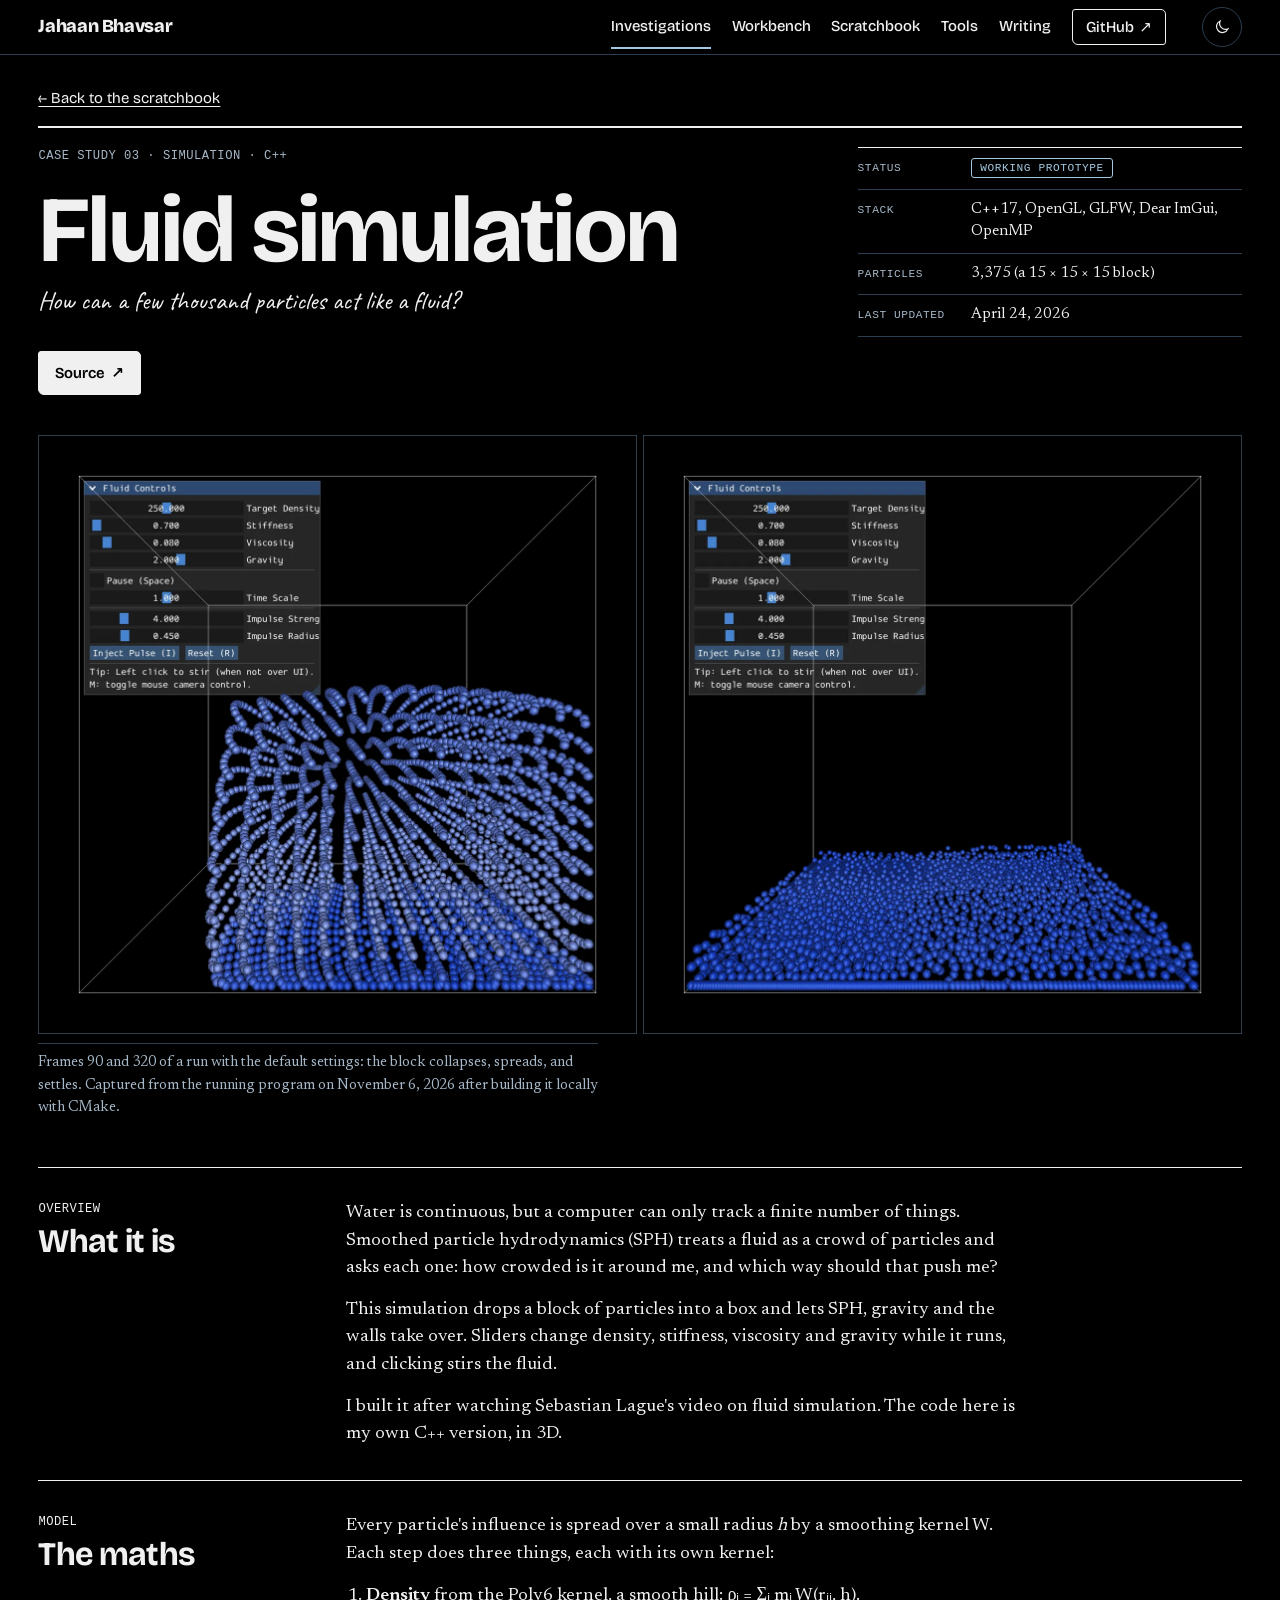
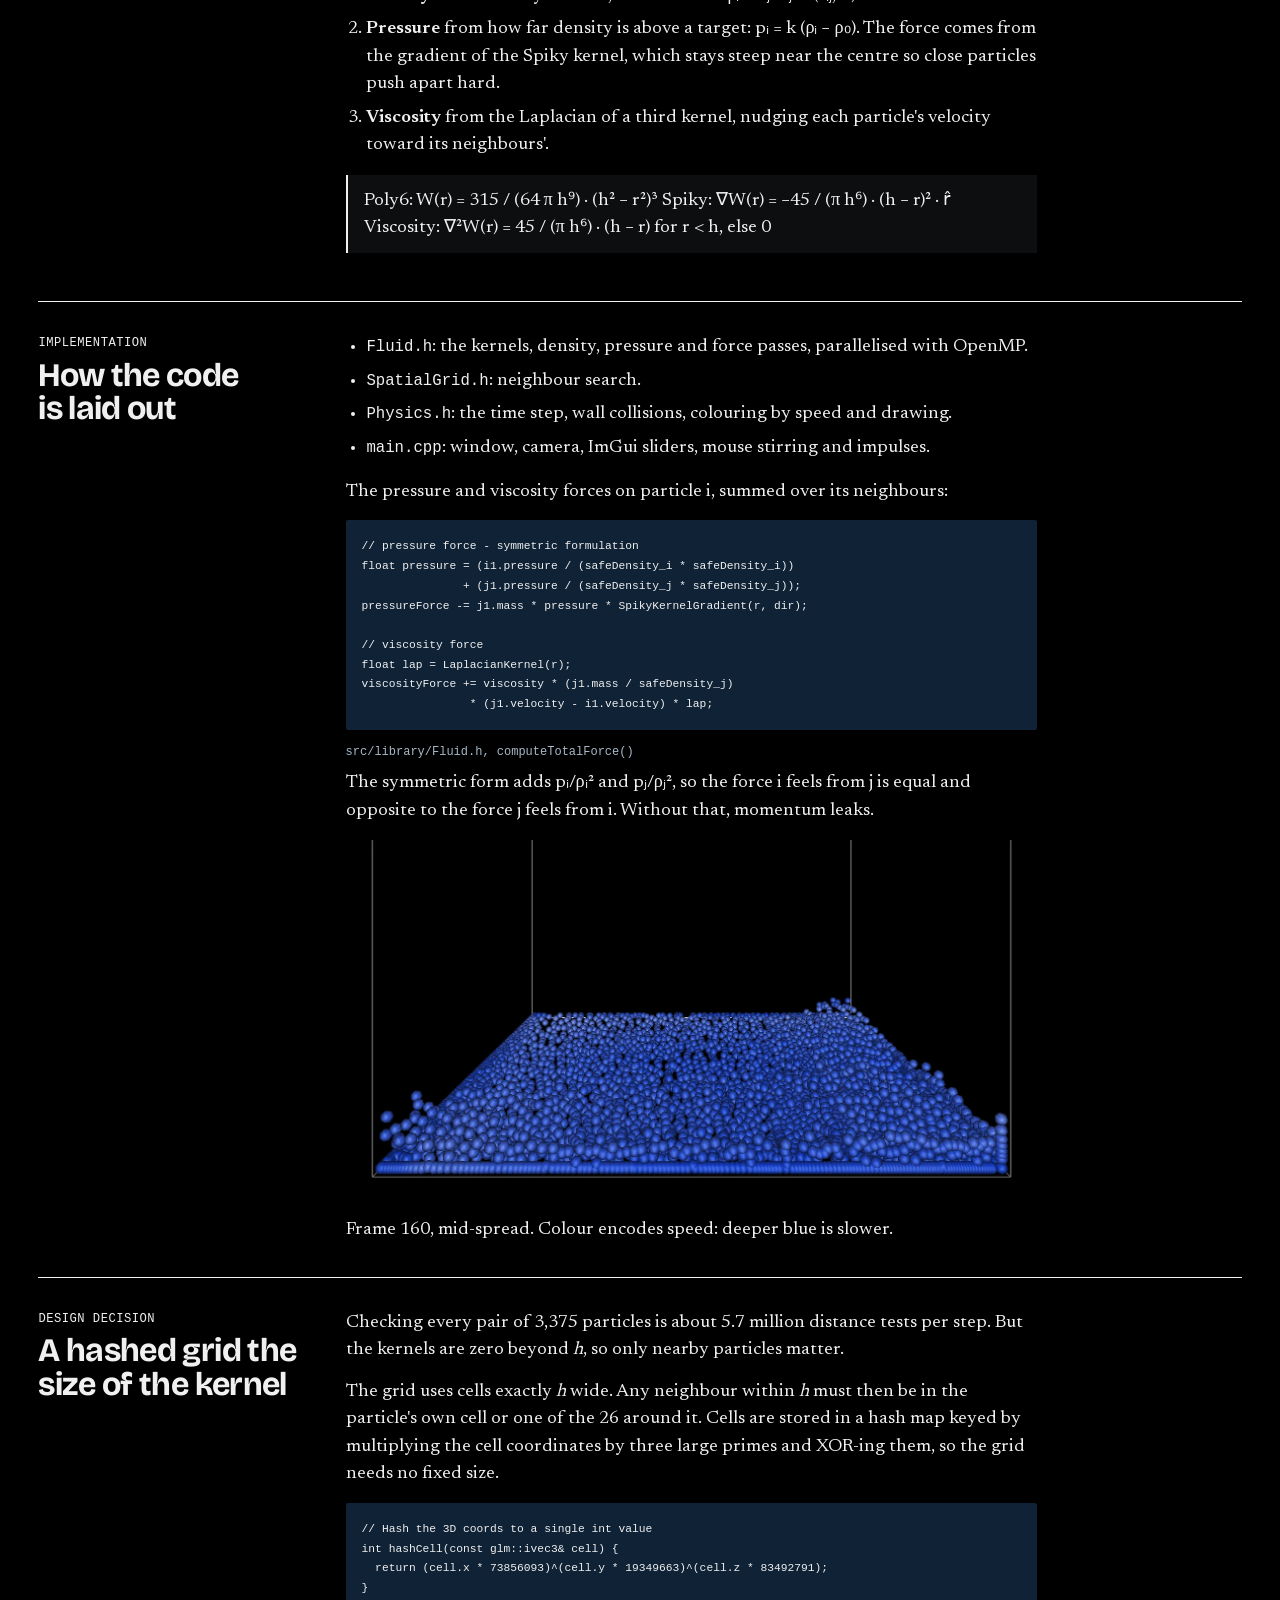
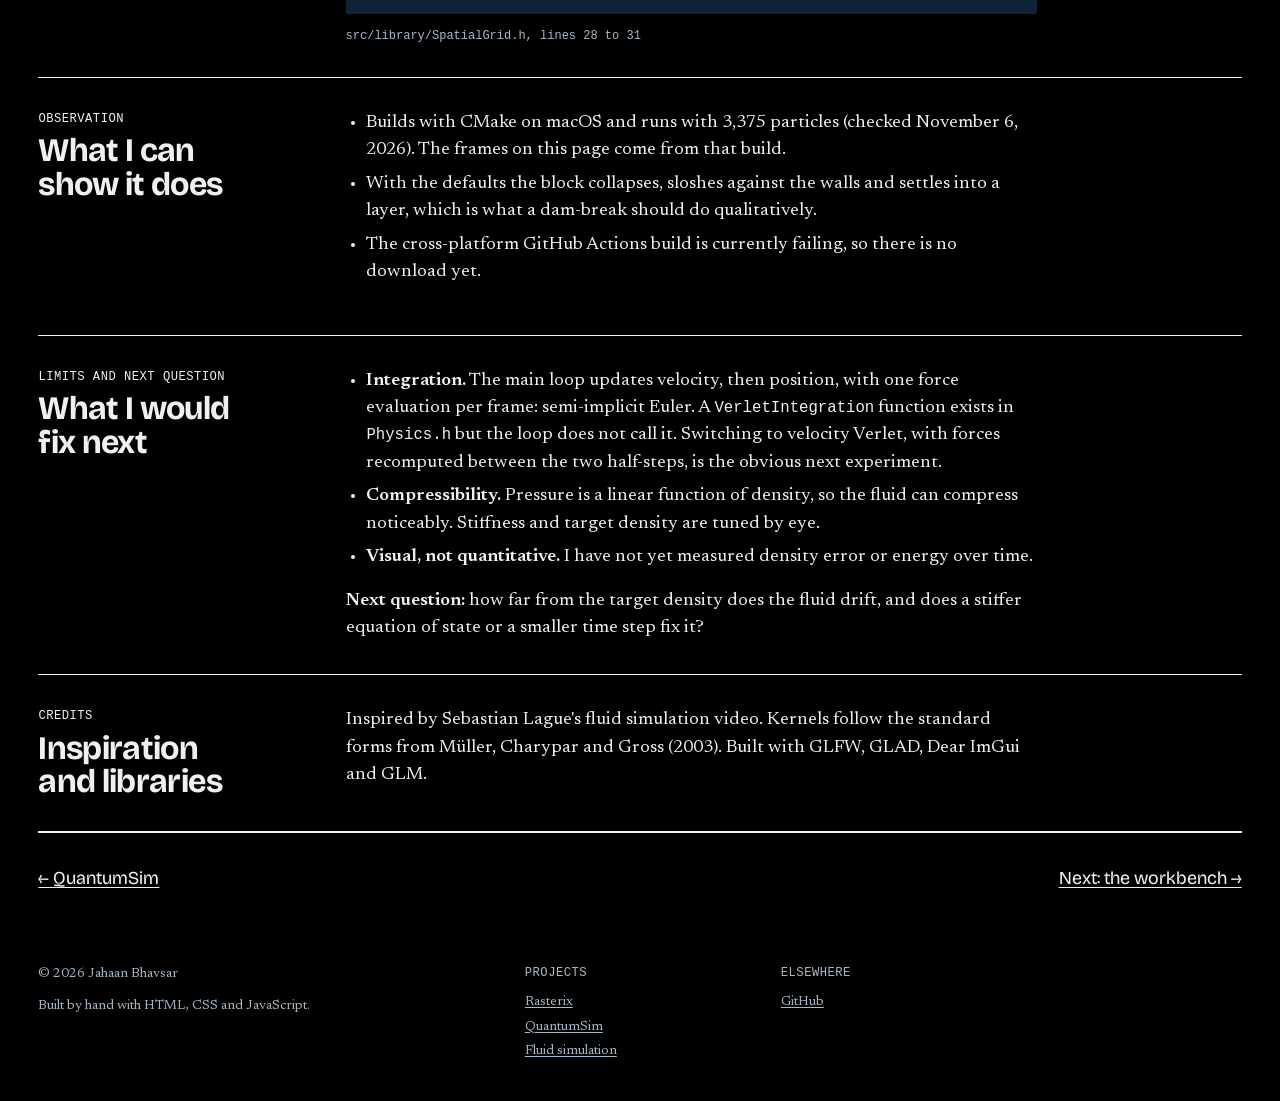
<file: projects/fluid-simulation.html>
<!doctype html>
<html lang="en" class="no-js">
<head>
  <meta charset="utf-8">
  <meta http-equiv="Content-Security-Policy" content="default-src 'self'; script-src 'self' 'sha256-3yDX8+0LEF9VgsZMN6tnFxy/LdyAOaZ01ncMP3GnIso=' 'sha256-kRmZLQAL5jQQ73kyvqi6AjijbpYFeBlG/1bGhW90yRk=' 'wasm-unsafe-eval'; style-src 'self' 'unsafe-inline'; img-src 'self' data: blob:; font-src 'self'; connect-src 'self'; media-src 'self' blob:; worker-src 'self' blob:; object-src 'none'; base-uri 'self'; form-action 'none'; upgrade-insecure-requests">
  <meta name="referrer" content="strict-origin-when-cross-origin">
  <meta name="viewport" content="width=device-width, initial-scale=1">
  <title>Fluid simulation: particles that act like water · Jahaan Bhavsar</title>
  <meta name="description" content="A 3D smoothed particle hydrodynamics simulation in C++ and OpenGL: Poly6 density, Spiky pressure, viscosity, and a hashed spatial grid.">
  <meta name="theme-color" content="#000000">
  <script>try{document.documentElement.dataset.theme=localStorage.getItem('theme')==='light'?'light':'dark'}catch(e){document.documentElement.dataset.theme='dark'}</script>
  <meta property="og:type" content="article">
  <meta property="og:title" content="Fluid simulation · Jahaan Bhavsar">
  <meta property="og:description" content="How can a few thousand particles act like a fluid?">
  <meta property="og:url" content="https://jahaanbhavsar.vercel.app/projects/fluid-simulation.html">
  <link rel="canonical" href="https://jahaanbhavsar.vercel.app/projects/fluid-simulation.html">
  <link rel="icon" href="../assets/images/favicon.svg" type="image/svg+xml">
  <link rel="preload" href="../assets/fonts/bricolage-latin-var.woff2" as="font" type="font/woff2" crossorigin>
  <link rel="stylesheet" href="../style.css">
  <link rel="preload" href="../assets/fonts/newsreader-latin-var.woff2" as="font" type="font/woff2" crossorigin>
  <script src="../js/site.js" defer></script>
</head>
<body>
  <a class="skip-link" href="#main">Skip to content</a>
  <div class="navbar is-stuck" data-navbar>
    <div class="wrap navbar-inner">
      <a class="navbar-brand" href="../">Jahaan Bhavsar</a>
      <button class="menu-toggle" type="button" aria-expanded="false" aria-controls="site-nav">Menu</button>
      <nav class="nav" id="site-nav" aria-label="Primary">
        <ul>
          <li><a href="../#investigations" aria-current="page"><span class="nav-no" aria-hidden="true">01</span>Investigations</a></li>
          <li><a href="../#workbench"><span class="nav-no" aria-hidden="true">02</span>Workbench</a></li>
          <li><a href="../#notebook"><span class="nav-no" aria-hidden="true">03</span>Scratchbook</a></li>
          <li><a href="../#instruments"><span class="nav-no" aria-hidden="true">04</span>Tools</a></li>
          <li><a href="../#writing"><span class="nav-no" aria-hidden="true">05</span>Writing</a></li>
          <li><a class="nav-cta" href="https://github.com/jahaanb7">GitHub <span aria-hidden="true">↗</span></a></li>
        </ul>
      </nav>
      <button class="theme-toggle" type="button" data-theme-toggle aria-label="Switch to light theme"><svg class="i-moon" viewBox="0 0 24 24" aria-hidden="true"><path d="M20 14.5A8 8 0 0 1 9.5 4a8 8 0 1 0 10.5 10.5Z"/></svg><svg class="i-sun" viewBox="0 0 24 24" aria-hidden="true"><circle cx="12" cy="12" r="4"/><path d="M12 2v2M12 20v2M4.9 4.9l1.4 1.4M17.7 17.7l1.4 1.4M2 12h2M20 12h2M4.9 19.1l1.4-1.4M17.7 6.3l1.4-1.4"/></svg></button>
    </div>
  </div>

  <main id="main">
    <div class="wrap">
      <p class="breadcrumb"><a href="../#fluid-simulation">← Back to the scratchbook</a></p>

      <header class="cs-hero">
        <p class="label">Case study 03 · Simulation · C++</p>
        <h1>Fluid simulation</h1>
        <p class="question">How can a few thousand particles act like a fluid?</p>
        <div class="actions">
          <a class="btn btn-primary" href="https://github.com/jahaanb7/Fluid-Simulation">Source <span class="arrow" aria-hidden="true">↗</span></a>
        </div>
        <dl class="cs-facts">
          <div><dt>Status</dt><dd><span class="status" data-status="Working prototype">Working prototype</span></dd></div>
          <div><dt>Stack</dt><dd>C++17, OpenGL, GLFW, Dear ImGui, OpenMP</dd></div>
          <div><dt>Particles</dt><dd>3,375 (a 15 × 15 × 15 block)</dd></div>
          <div><dt>Last updated</dt><dd><time datetime="2026-04-24">April 24, 2026</time></dd></div>
        </dl>
      </header>

      <figure class="cs-figure">
        <div class="media-pair">
          <img src="../assets/images/fluid-collapse.webp" width="1200" height="1200" alt="A block of blue particles collapsing and spreading inside a wireframe box, with sliders for target density, stiffness, viscosity and gravity in the corner.">
          <img src="../assets/images/fluid-settled.webp" width="1200" height="1200" alt="The same particles a few seconds later, settled into a flat layer across the bottom of the box.">
        </div>
        <figcaption>Frames 90 and 320 of a run with the default settings: the block collapses, spreads, and settles. Captured from the running program on November 6, 2026 after building it locally with CMake.</figcaption>
      </figure>

      <section class="cs-section" aria-labelledby="overview">
        <header><span class="label">Overview</span><h2 id="overview">What it is</h2></header>
        <div>
          <p>Water is continuous, but a computer can only track a finite number of things. Smoothed particle hydrodynamics (SPH) treats a fluid as a crowd of particles and asks each one: how crowded is it around me, and which way should that push me?</p>
          <p>This simulation drops a block of particles into a box and lets SPH, gravity and the walls take over. Sliders change density, stiffness, viscosity and gravity while it runs, and clicking stirs the fluid.</p>
          <p>I built it after watching Sebastian Lague's video on fluid simulation. The code here is my own C++ version, in 3D.</p>
        </div>
      </section>

      <section class="cs-section" aria-labelledby="model">
        <header><span class="label">Model</span><h2 id="model">The maths</h2></header>
        <div>
          <p>Every particle's influence is spread over a small radius <em>h</em> by a smoothing kernel W. Each step does three things, each with its own kernel:</p>
          <ol class="limits">
            <li><strong>Density</strong> from the Poly6 kernel, a smooth hill: ρᵢ = Σⱼ mⱼ W(rᵢⱼ, h).</li>
            <li><strong>Pressure</strong> from how far density is above a target: pᵢ = k (ρᵢ − ρ₀). The force comes from the gradient of the Spiky kernel, which stays steep near the centre so close particles push apart hard.</li>
            <li><strong>Viscosity</strong> from the Laplacian of a third kernel, nudging each particle's velocity toward its neighbours'.</li>
          </ol>
          <div class="equation" role="math" aria-label="Kernel normalisation constants">Poly6:      W(r)  = 315 / (64 π h⁹) · (h² − r²)³
Spiky:     ∇W(r) = −45 / (π h⁶) · (h − r)² · r̂
Viscosity: ∇²W(r) = 45 / (π h⁶) · (h − r)          for r &lt; h, else 0</div>
        </div>
      </section>

      <section class="cs-section" aria-labelledby="impl">
        <header><span class="label">Implementation</span><h2 id="impl">How the code is laid out</h2></header>
        <div>
          <ul class="limits">
            <li><code>Fluid.h</code>: the kernels, density, pressure and force passes, parallelised with OpenMP.</li>
            <li><code>SpatialGrid.h</code>: neighbour search.</li>
            <li><code>Physics.h</code>: the time step, wall collisions, colouring by speed and drawing.</li>
            <li><code>main.cpp</code>: window, camera, ImGui sliders, mouse stirring and impulses.</li>
          </ul>
          <p>The pressure and viscosity forces on particle i, summed over its neighbours:</p>
<pre><code>// pressure force - symmetric formulation
float pressure = (i1.pressure / (safeDensity_i * safeDensity_i))
               + (j1.pressure / (safeDensity_j * safeDensity_j));
pressureForce -= j1.mass * pressure * SpikyKernelGradient(r, dir);

// viscosity force
float lap = LaplacianKernel(r);
viscosityForce += viscosity * (j1.mass / safeDensity_j)
                * (j1.velocity - i1.velocity) * lap;</code></pre>
          <p class="src-ref">src/library/Fluid.h, computeTotalForce()</p>
          <p>The symmetric form adds pᵢ/ρᵢ² and pⱼ/ρⱼ², so the force i feels from j is equal and opposite to the force j feels from i. Without that, momentum leaks.</p>
          <figure>
            <img src="../assets/images/fluid-detail.webp" width="1400" height="765" loading="lazy" alt="Close view of the particle layer: thousands of shaded blue spheres, slightly piled up at the far wall.">
            <figcaption>Frame 160, mid-spread. Colour encodes speed: deeper blue is slower.</figcaption>
          </figure>
        </div>
      </section>

      <section class="cs-section" aria-labelledby="decision">
        <header><span class="label">Design decision</span><h2 id="decision">A hashed grid the size of the kernel</h2></header>
        <div>
          <p>Checking every pair of 3,375 particles is about 5.7 million distance tests per step. But the kernels are zero beyond <em>h</em>, so only nearby particles matter.</p>
          <p>The grid uses cells exactly <em>h</em> wide. Any neighbour within <em>h</em> must then be in the particle's own cell or one of the 26 around it. Cells are stored in a hash map keyed by multiplying the cell coordinates by three large primes and XOR-ing them, so the grid needs no fixed size.</p>
<pre><code>// Hash the 3D coords to a single int value
int hashCell(const glm::ivec3&amp; cell) {
  return (cell.x * 73856093)^(cell.y * 19349663)^(cell.z * 83492791);
}</code></pre>
          <p class="src-ref">src/library/SpatialGrid.h, lines 28 to 31</p>
        </div>
      </section>

      <section class="cs-section" aria-labelledby="obs">
        <header><span class="label">Observation</span><h2 id="obs">What I can show it does</h2></header>
        <div>
          <ul class="limits">
            <li>Builds with CMake on macOS and runs with 3,375 particles (checked November 6, 2026). The frames on this page come from that build.</li>
            <li>With the defaults the block collapses, sloshes against the walls and settles into a layer, which is what a dam-break should do qualitatively.</li>
            <li>The cross-platform GitHub Actions build is currently failing, so there is no download yet.</li>
          </ul>
        </div>
      </section>

      <section class="cs-section" aria-labelledby="limits">
        <header><span class="label">Limits and next question</span><h2 id="limits">What I would fix next</h2></header>
        <div>
          <ul class="limits">
            <li><strong>Integration.</strong> The main loop updates velocity, then position, with one force evaluation per frame: semi-implicit Euler. A <code>VerletIntegration</code> function exists in <code>Physics.h</code> but the loop does not call it. Switching to velocity Verlet, with forces recomputed between the two half-steps, is the obvious next experiment.</li>
            <li><strong>Compressibility.</strong> Pressure is a linear function of density, so the fluid can compress noticeably. Stiffness and target density are tuned by eye.</li>
            <li><strong>Visual, not quantitative.</strong> I have not yet measured density error or energy over time.</li>
          </ul>
          <p><strong>Next question:</strong> how far from the target density does the fluid drift, and does a stiffer equation of state or a smaller time step fix it?</p>
        </div>
      </section>

      <section class="cs-section" aria-labelledby="credits">
        <header><span class="label">Credits</span><h2 id="credits">Inspiration and libraries</h2></header>
        <div><p>Inspired by Sebastian Lague's fluid simulation video. Kernels follow the standard forms from Müller, Charypar and Gross (2003). Built with GLFW, GLAD, Dear ImGui and GLM.</p></div>
      </section>

      <nav class="pager" aria-label="Case studies">
        <a href="quantumsim.html">← QuantumSim</a>
        <a href="../#workbench">Next: the workbench →</a>
      </nav>
    </div>
  </main>

  <footer class="site-footer">
    <div class="wrap footer-grid">
      <div><p>© <span data-year>2026</span> Jahaan Bhavsar</p><p>Built by hand with HTML, CSS and JavaScript.</p></div>
      <div><p class="label">Projects</p><ul><li><a href="rasterix.html">Rasterix</a></li><li><a href="quantumsim.html">QuantumSim</a></li><li><a href="fluid-simulation.html">Fluid simulation</a></li></ul></div>
      <div><p class="label">Elsewhere</p><ul><li><a href="https://github.com/jahaanb7">GitHub</a></li></ul></div>
    </div>
  </footer>
</body>
</html>
</file>
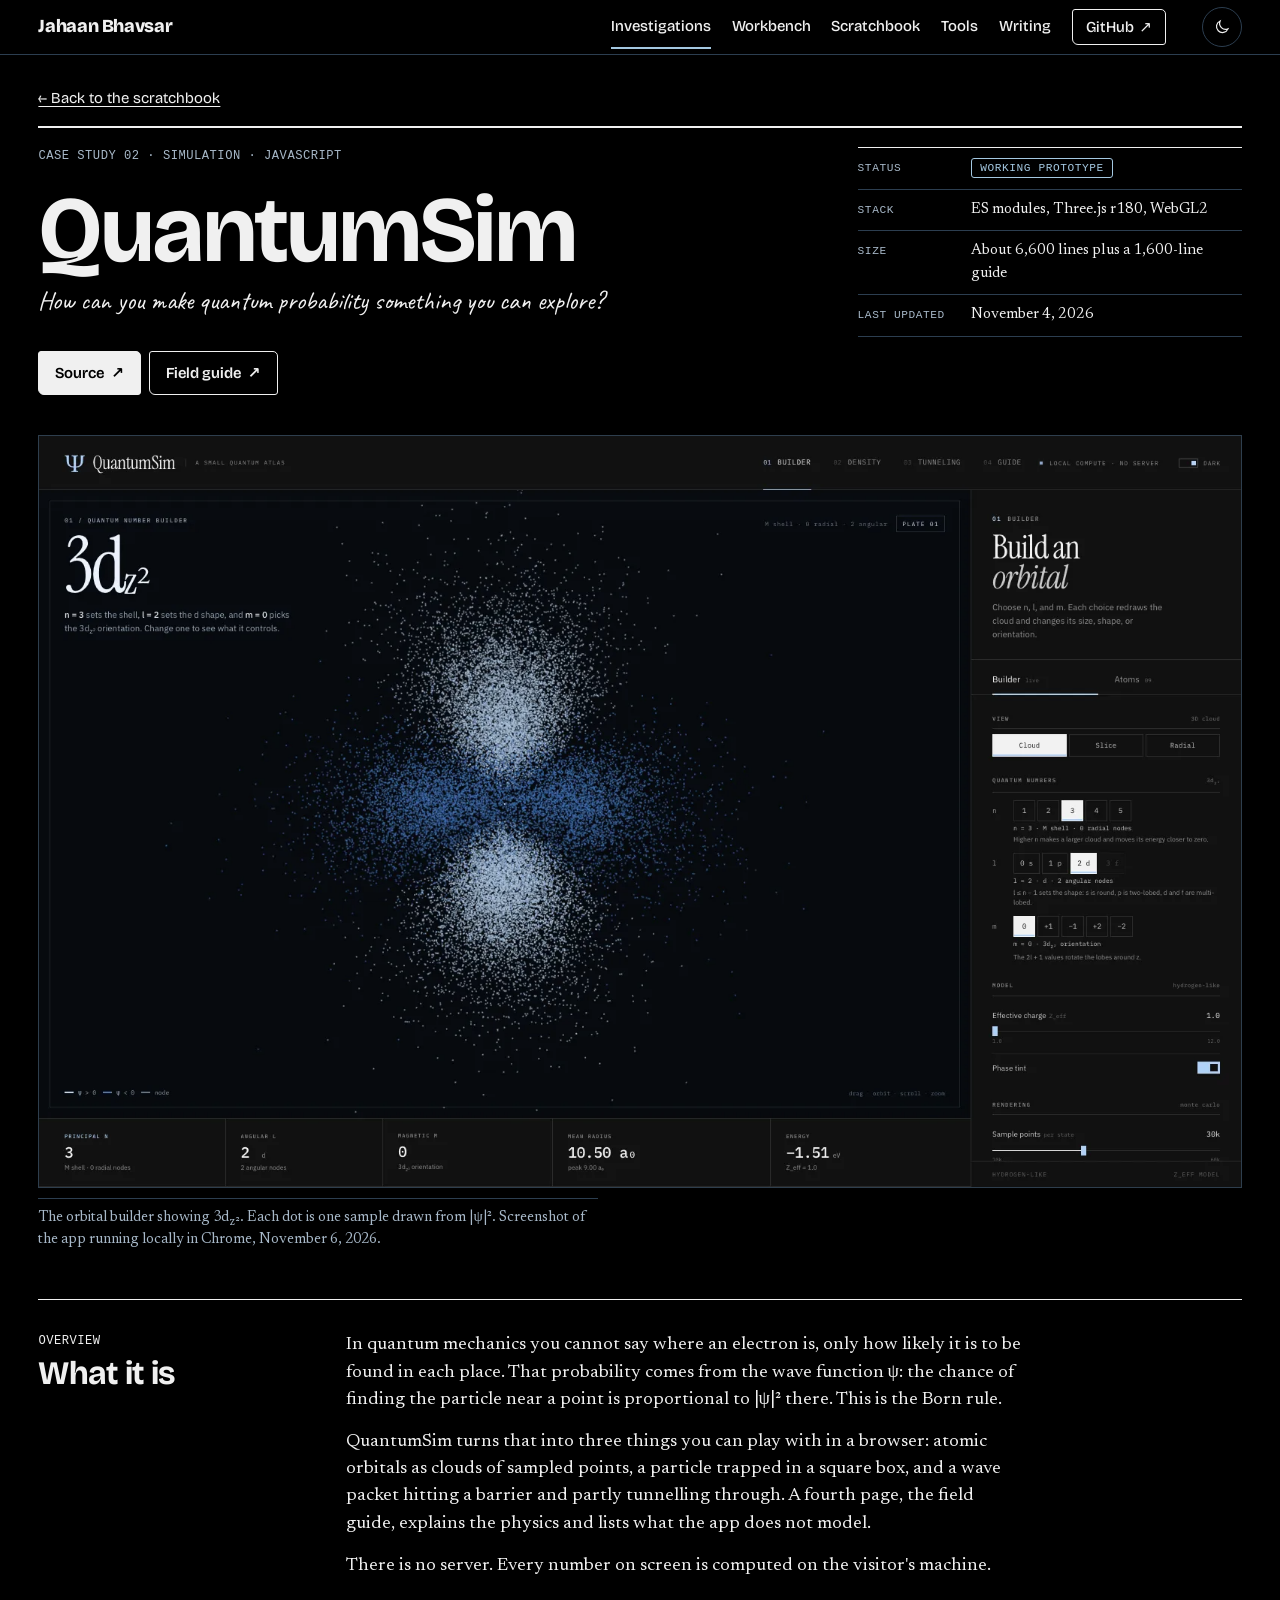
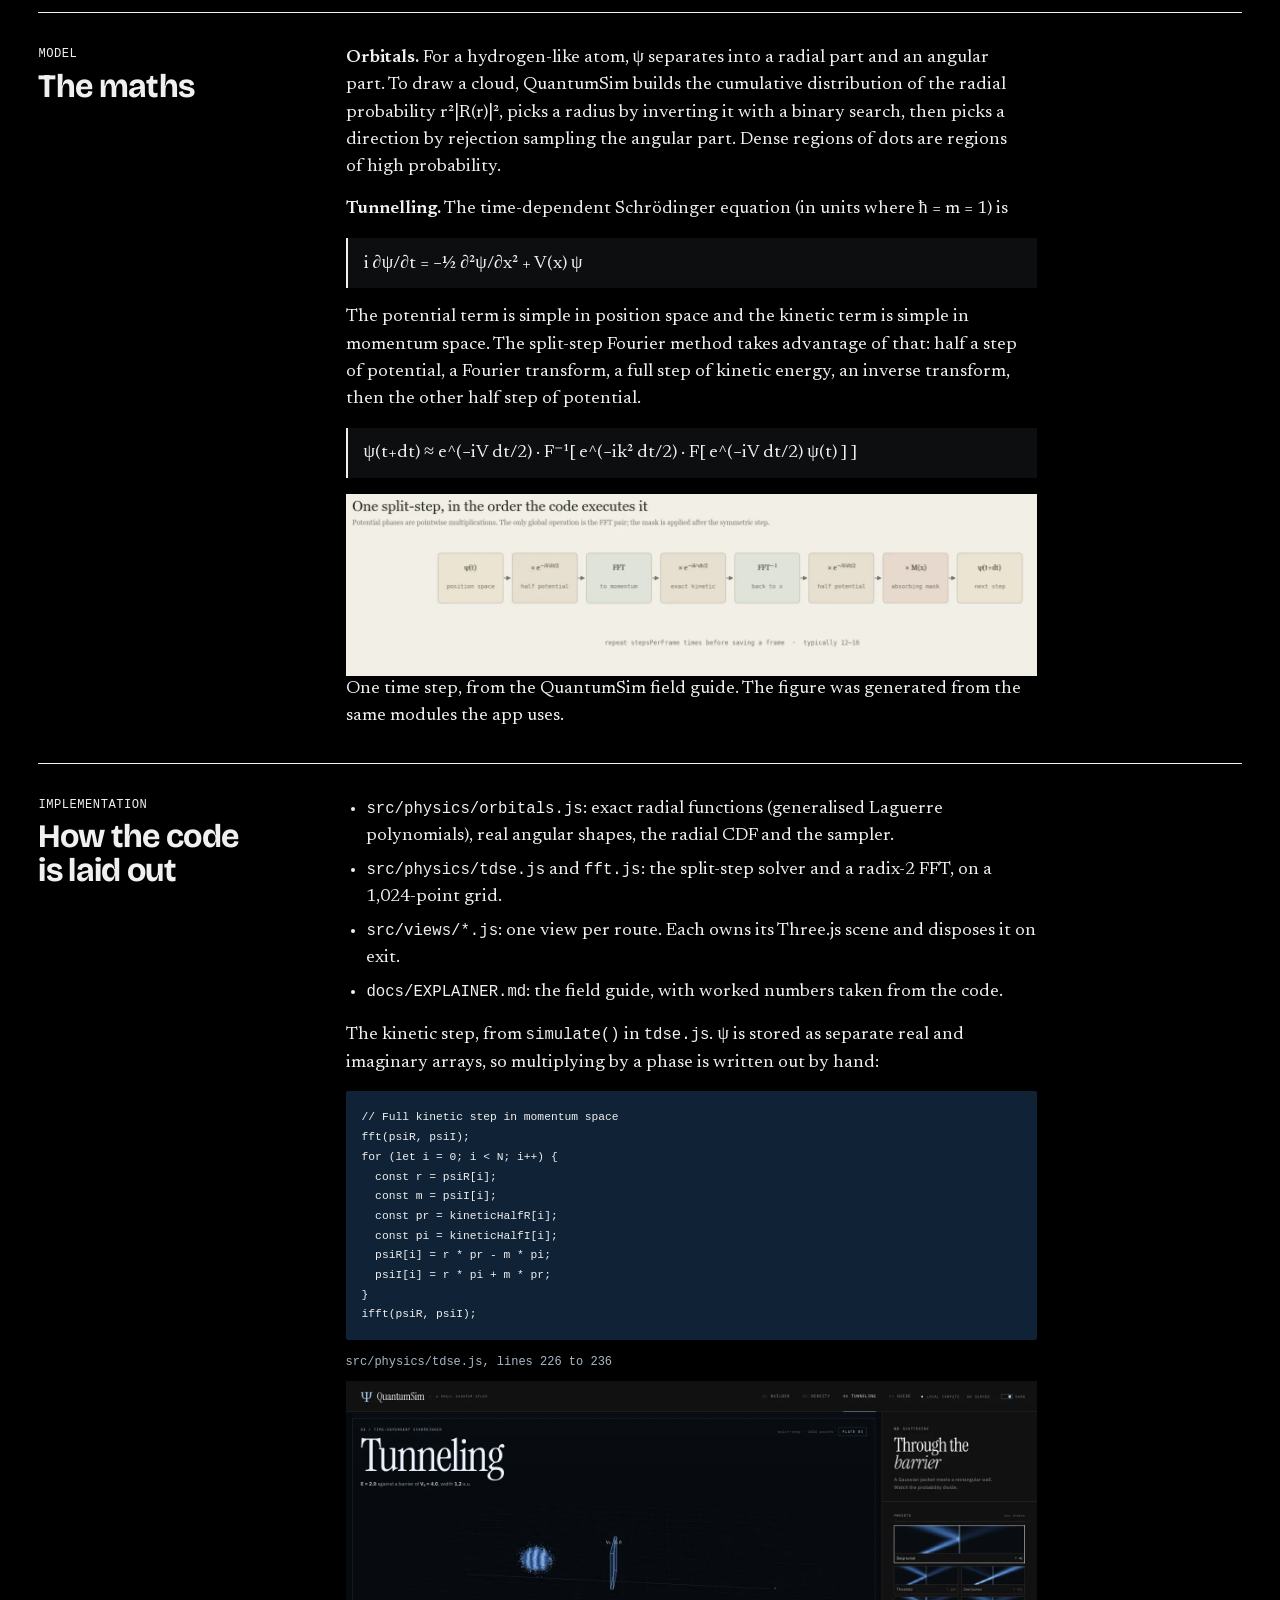
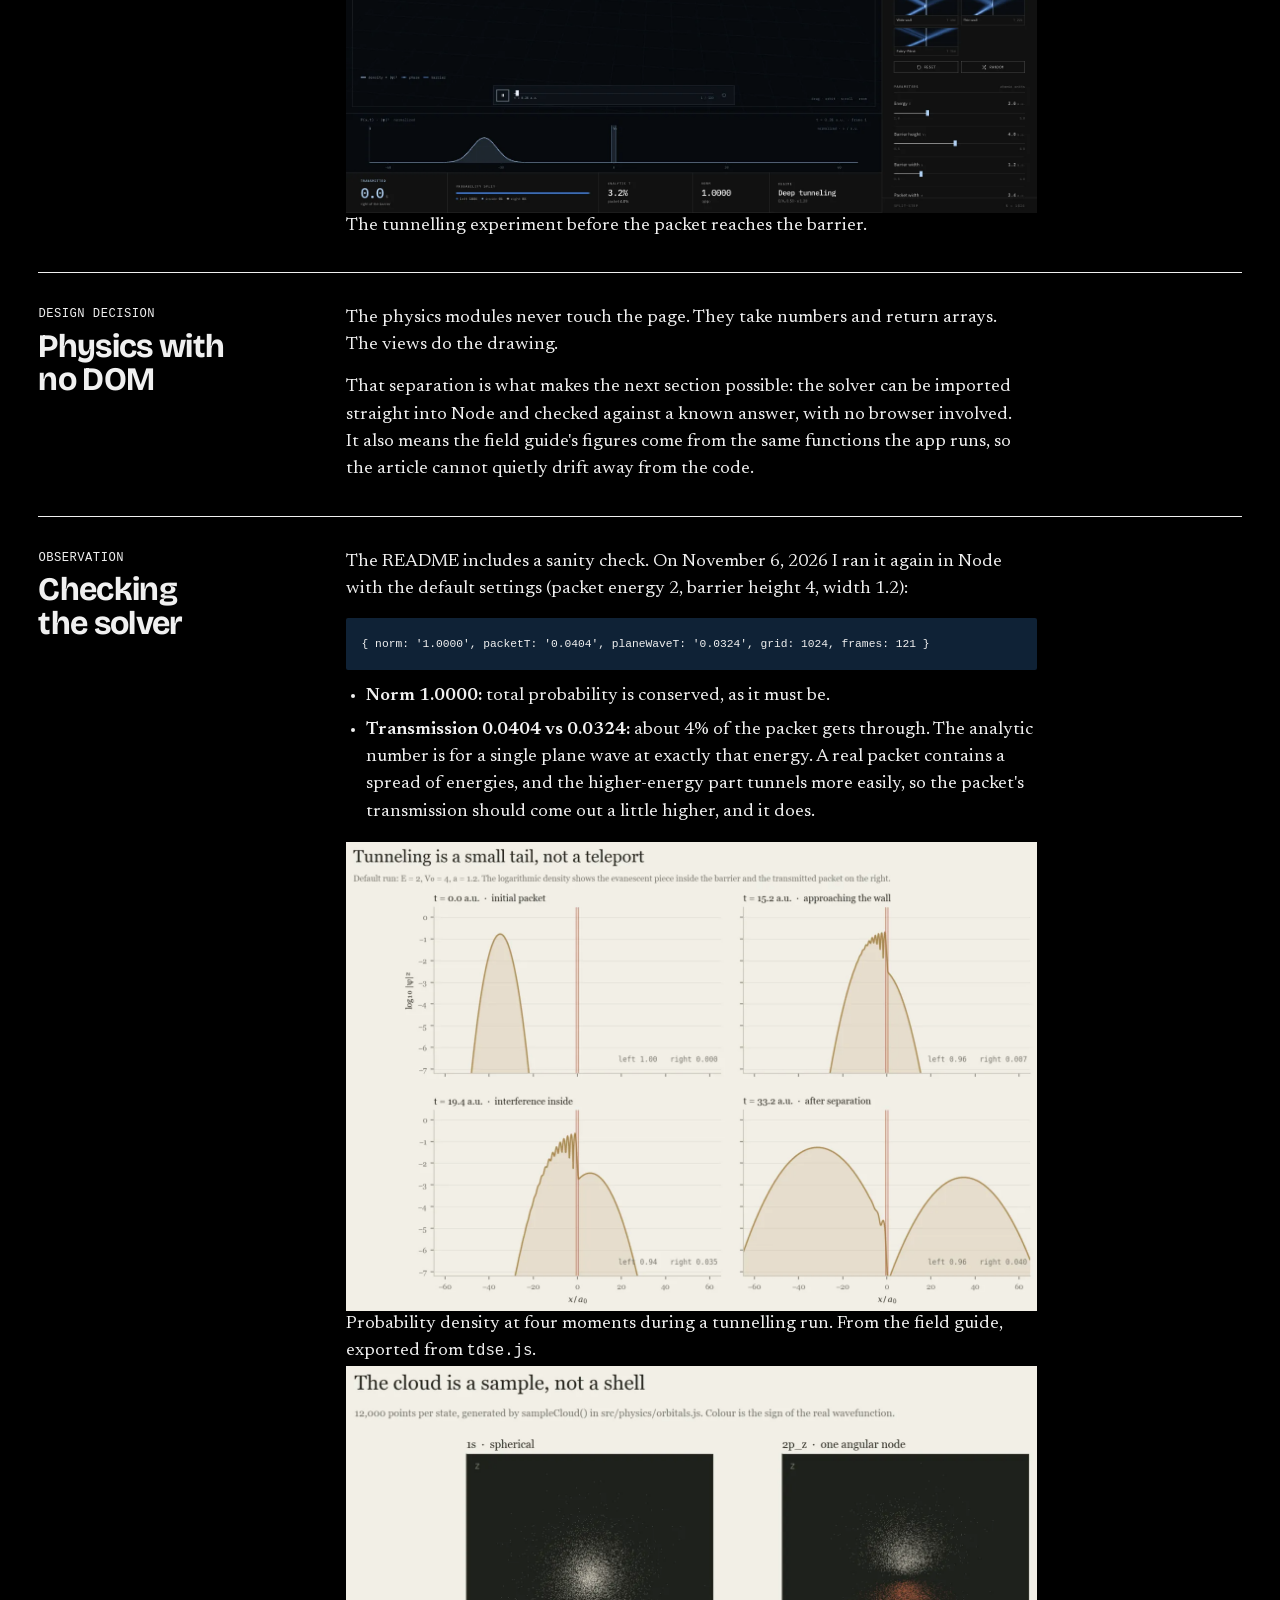
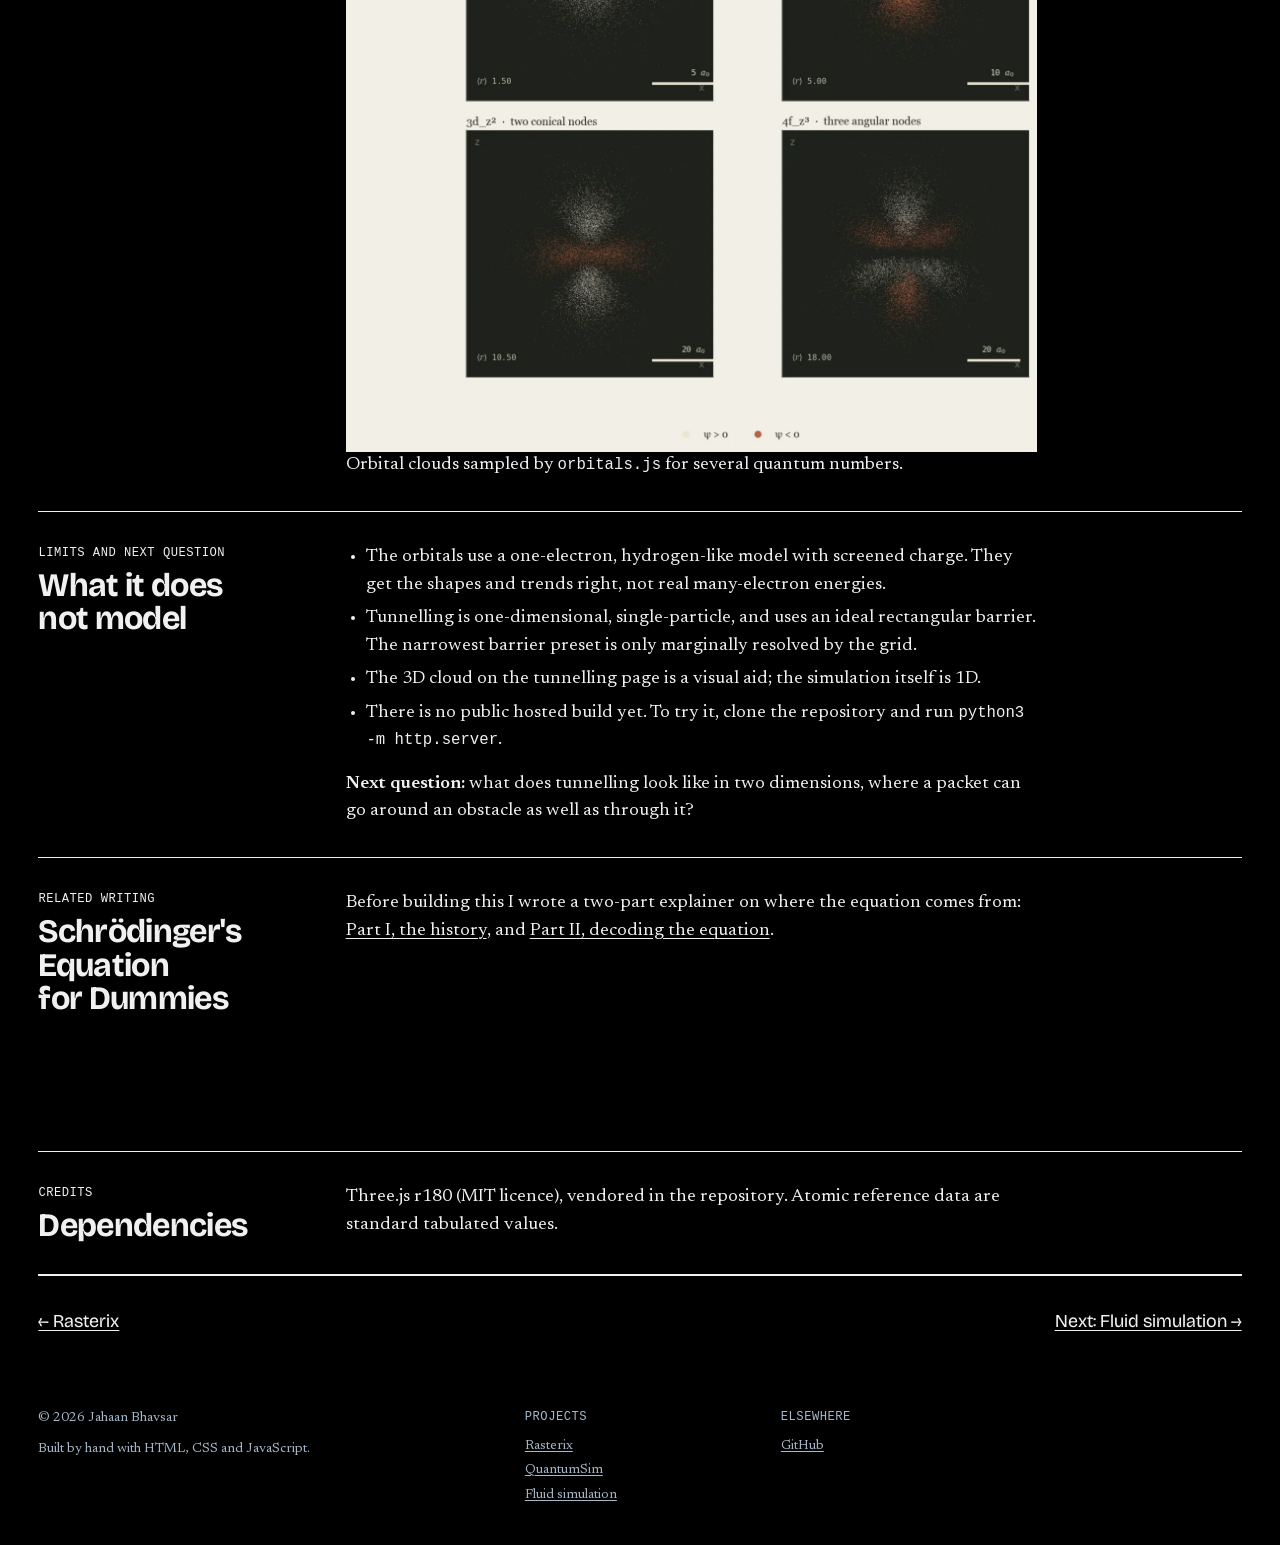
<file: projects/quantumsim.html>
<!doctype html>
<html lang="en" class="no-js">
<head>
  <meta charset="utf-8">
  <meta http-equiv="Content-Security-Policy" content="default-src 'self'; script-src 'self' 'sha256-3yDX8+0LEF9VgsZMN6tnFxy/LdyAOaZ01ncMP3GnIso=' 'sha256-kRmZLQAL5jQQ73kyvqi6AjijbpYFeBlG/1bGhW90yRk=' 'wasm-unsafe-eval'; style-src 'self' 'unsafe-inline'; img-src 'self' data: blob:; font-src 'self'; connect-src 'self'; media-src 'self' blob:; worker-src 'self' blob:; object-src 'none'; base-uri 'self'; form-action 'none'; upgrade-insecure-requests">
  <meta name="referrer" content="strict-origin-when-cross-origin">
  <meta name="viewport" content="width=device-width, initial-scale=1">
  <title>QuantumSim: making quantum probability explorable · Jahaan Bhavsar</title>
  <meta name="description" content="QuantumSim is a browser lab for hydrogen-like orbitals, a particle in a 2D box, and wave-packet tunneling, solved with Monte Carlo sampling and a split-step Fourier method.">
  <meta name="theme-color" content="#000000">
  <script>try{document.documentElement.dataset.theme=localStorage.getItem('theme')==='light'?'light':'dark'}catch(e){document.documentElement.dataset.theme='dark'}</script>
  <meta property="og:type" content="article">
  <meta property="og:title" content="QuantumSim · Jahaan Bhavsar">
  <meta property="og:description" content="How can you make quantum probability something you can explore?">
  <meta property="og:url" content="https://jahaanbhavsar.vercel.app/projects/quantumsim.html">
  <link rel="canonical" href="https://jahaanbhavsar.vercel.app/projects/quantumsim.html">
  <link rel="icon" href="../assets/images/favicon.svg" type="image/svg+xml">
  <link rel="preload" href="../assets/fonts/bricolage-latin-var.woff2" as="font" type="font/woff2" crossorigin>
  <link rel="stylesheet" href="../style.css">
  <link rel="preload" href="../assets/fonts/newsreader-latin-var.woff2" as="font" type="font/woff2" crossorigin>
  <script src="../js/site.js" defer></script>
</head>
<body>
  <a class="skip-link" href="#main">Skip to content</a>
  <div class="navbar is-stuck" data-navbar>
    <div class="wrap navbar-inner">
      <a class="navbar-brand" href="../">Jahaan Bhavsar</a>
      <button class="menu-toggle" type="button" aria-expanded="false" aria-controls="site-nav">Menu</button>
      <nav class="nav" id="site-nav" aria-label="Primary">
        <ul>
          <li><a href="../#investigations" aria-current="page"><span class="nav-no" aria-hidden="true">01</span>Investigations</a></li>
          <li><a href="../#workbench"><span class="nav-no" aria-hidden="true">02</span>Workbench</a></li>
          <li><a href="../#notebook"><span class="nav-no" aria-hidden="true">03</span>Scratchbook</a></li>
          <li><a href="../#instruments"><span class="nav-no" aria-hidden="true">04</span>Tools</a></li>
          <li><a href="../#writing"><span class="nav-no" aria-hidden="true">05</span>Writing</a></li>
          <li><a class="nav-cta" href="https://github.com/jahaanb7">GitHub <span aria-hidden="true">↗</span></a></li>
        </ul>
      </nav>
      <button class="theme-toggle" type="button" data-theme-toggle aria-label="Switch to light theme"><svg class="i-moon" viewBox="0 0 24 24" aria-hidden="true"><path d="M20 14.5A8 8 0 0 1 9.5 4a8 8 0 1 0 10.5 10.5Z"/></svg><svg class="i-sun" viewBox="0 0 24 24" aria-hidden="true"><circle cx="12" cy="12" r="4"/><path d="M12 2v2M12 20v2M4.9 4.9l1.4 1.4M17.7 17.7l1.4 1.4M2 12h2M20 12h2M4.9 19.1l1.4-1.4M17.7 6.3l1.4-1.4"/></svg></button>
    </div>
  </div>

  <main id="main">
    <div class="wrap">
      <p class="breadcrumb"><a href="../#quantumsim">← Back to the scratchbook</a></p>

      <header class="cs-hero">
        <p class="label">Case study 02 · Simulation · JavaScript</p>
        <h1>QuantumSim</h1>
        <p class="question">How can you make quantum probability something you can explore?</p>
        <div class="actions">
          <a class="btn btn-primary" href="https://github.com/jahaanb7/QuantumSim">Source <span class="arrow" aria-hidden="true">↗</span></a>
          <a class="btn" href="https://github.com/jahaanb7/QuantumSim/blob/main/docs/EXPLAINER.md">Field guide <span class="arrow" aria-hidden="true">↗</span></a>
        </div>
        <dl class="cs-facts">
          <div><dt>Status</dt><dd><span class="status" data-status="Working prototype">Working prototype</span></dd></div>
          <div><dt>Stack</dt><dd>ES modules, Three.js r180, WebGL2</dd></div>
          <div><dt>Size</dt><dd>About 6,600 lines plus a 1,600-line guide</dd></div>
          <div><dt>Last updated</dt><dd><time datetime="2026-11-04">November 4, 2026</time></dd></div>
        </dl>
      </header>

      <figure class="cs-figure">
        <img src="../assets/images/quantumsim-orbital.webp" width="1600" height="1000" alt="QuantumSim's orbital builder: a 3d z-squared orbital drawn as a dense blue and white point cloud, with quantum number controls on the right.">
        <figcaption>The orbital builder showing 3d<sub>z²</sub>. Each dot is one sample drawn from |ψ|². Screenshot of the app running locally in Chrome, November 6, 2026.</figcaption>
      </figure>

      <section class="cs-section" aria-labelledby="overview">
        <header><span class="label">Overview</span><h2 id="overview">What it is</h2></header>
        <div>
          <p>In quantum mechanics you cannot say where an electron is, only how likely it is to be found in each place. That probability comes from the wave function ψ: the chance of finding the particle near a point is proportional to |ψ|² there. This is the Born rule.</p>
          <p>QuantumSim turns that into three things you can play with in a browser: atomic orbitals as clouds of sampled points, a particle trapped in a square box, and a wave packet hitting a barrier and partly tunnelling through. A fourth page, the field guide, explains the physics and lists what the app does not model.</p>
          <p>There is no server. Every number on screen is computed on the visitor's machine.</p>
        </div>
      </section>

      <section class="cs-section" aria-labelledby="model">
        <header><span class="label">Model</span><h2 id="model">The maths</h2></header>
        <div>
          <p><strong>Orbitals.</strong> For a hydrogen-like atom, ψ separates into a radial part and an angular part. To draw a cloud, QuantumSim builds the cumulative distribution of the radial probability r²|R(r)|², picks a radius by inverting it with a binary search, then picks a direction by rejection sampling the angular part. Dense regions of dots are regions of high probability.</p>
          <p><strong>Tunnelling.</strong> The time-dependent Schrödinger equation (in units where ħ = m = 1) is</p>
          <div class="equation" role="math" aria-label="Time-dependent Schrödinger equation">i ∂ψ/∂t = −½ ∂²ψ/∂x² + V(x) ψ</div>
          <p>The potential term is simple in position space and the kinetic term is simple in momentum space. The split-step Fourier method takes advantage of that: half a step of potential, a Fourier transform, a full step of kinetic energy, an inverse transform, then the other half step of potential.</p>
          <div class="equation" role="math" aria-label="Split-step update">ψ(t+dt) ≈ e^(−iV dt/2) · F⁻¹[ e^(−ik² dt/2) · F[ e^(−iV dt/2) ψ(t) ] ]</div>
          <figure>
            <img src="../assets/images/qs-fig09-splitstep.webp" width="1400" height="368" loading="lazy" alt="Diagram of one split-step update: half potential step, FFT, kinetic step, inverse FFT, half potential step.">
            <figcaption>One time step, from the QuantumSim field guide. The figure was generated from the same modules the app uses.</figcaption>
          </figure>
        </div>
      </section>

      <section class="cs-section" aria-labelledby="impl">
        <header><span class="label">Implementation</span><h2 id="impl">How the code is laid out</h2></header>
        <div>
          <ul class="limits">
            <li><code>src/physics/orbitals.js</code>: exact radial functions (generalised Laguerre polynomials), real angular shapes, the radial CDF and the sampler.</li>
            <li><code>src/physics/tdse.js</code> and <code>fft.js</code>: the split-step solver and a radix-2 FFT, on a 1,024-point grid.</li>
            <li><code>src/views/*.js</code>: one view per route. Each owns its Three.js scene and disposes it on exit.</li>
            <li><code>docs/EXPLAINER.md</code>: the field guide, with worked numbers taken from the code.</li>
          </ul>
          <p>The kinetic step, from <code>simulate()</code> in <code>tdse.js</code>. ψ is stored as separate real and imaginary arrays, so multiplying by a phase is written out by hand:</p>
<pre><code>// Full kinetic step in momentum space
fft(psiR, psiI);
for (let i = 0; i &lt; N; i++) {
  const r = psiR[i];
  const m = psiI[i];
  const pr = kineticHalfR[i];
  const pi = kineticHalfI[i];
  psiR[i] = r * pr - m * pi;
  psiI[i] = r * pi + m * pr;
}
ifft(psiR, psiI);</code></pre>
          <p class="src-ref">src/physics/tdse.js, lines 226 to 236</p>
          <figure>
            <img src="../assets/images/quantumsim-tunneling.webp" width="1600" height="1000" loading="lazy" alt="The tunnelling page: a striped blue wave packet to the left of a thin barrier, with a probability density trace along the bottom and controls on the right.">
            <figcaption>The tunnelling experiment before the packet reaches the barrier.</figcaption>
          </figure>
        </div>
      </section>

      <section class="cs-section" aria-labelledby="decision">
        <header><span class="label">Design decision</span><h2 id="decision">Physics with no DOM</h2></header>
        <div>
          <p>The physics modules never touch the page. They take numbers and return arrays. The views do the drawing.</p>
          <p>That separation is what makes the next section possible: the solver can be imported straight into Node and checked against a known answer, with no browser involved. It also means the field guide's figures come from the same functions the app runs, so the article cannot quietly drift away from the code.</p>
        </div>
      </section>

      <section class="cs-section" id="evidence" aria-labelledby="obs">
        <header><span class="label">Observation</span><h2 id="obs">Checking the solver</h2></header>
        <div>
          <p>The README includes a sanity check. On November 6, 2026 I ran it again in Node with the default settings (packet energy 2, barrier height 4, width 1.2):</p>
<pre><code>{ norm: '1.0000', packetT: '0.0404', planeWaveT: '0.0324', grid: 1024, frames: 121 }</code></pre>
          <ul class="limits">
            <li><strong>Norm 1.0000:</strong> total probability is conserved, as it must be.</li>
            <li><strong>Transmission 0.0404 vs 0.0324:</strong> about 4% of the packet gets through. The analytic number is for a single plane wave at exactly that energy. A real packet contains a spread of energies, and the higher-energy part tunnels more easily, so the packet's transmission should come out a little higher, and it does.</li>
          </ul>
          <figure>
            <img src="../assets/images/qs-fig06-tunnel-snapshots.webp" width="1400" height="950" loading="lazy" alt="Four snapshots of probability density over time: a packet approaching a barrier, splitting into a large reflected part and a small transmitted part.">
            <figcaption>Probability density at four moments during a tunnelling run. From the field guide, exported from <code>tdse.js</code>.</figcaption>
          </figure>
          <figure>
            <img src="../assets/images/qs-fig03-clouds.webp" width="1400" height="1390" loading="lazy" alt="A grid of orbital point clouds for several combinations of n, l and m.">
            <figcaption>Orbital clouds sampled by <code>orbitals.js</code> for several quantum numbers.</figcaption>
          </figure>
        </div>
      </section>

      <section class="cs-section" aria-labelledby="limits">
        <header><span class="label">Limits and next question</span><h2 id="limits">What it does not model</h2></header>
        <div>
          <ul class="limits">
            <li>The orbitals use a one-electron, hydrogen-like model with screened charge. They get the shapes and trends right, not real many-electron energies.</li>
            <li>Tunnelling is one-dimensional, single-particle, and uses an ideal rectangular barrier. The narrowest barrier preset is only marginally resolved by the grid.</li>
            <li>The 3D cloud on the tunnelling page is a visual aid; the simulation itself is 1D.</li>
            <li>There is no public hosted build yet. To try it, clone the repository and run <code>python3 -m http.server</code>.</li>
          </ul>
          <p><strong>Next question:</strong> what does tunnelling look like in two dimensions, where a packet can go around an obstacle as well as through it?</p>
        </div>
      </section>

      <section class="cs-section" aria-labelledby="writing">
        <header><span class="label">Related writing</span><h2 id="writing">Schrödinger's Equation for Dummies</h2></header>
        <div>
          <p>Before building this I wrote a two-part explainer on where the equation comes from: <a href="https://medium.com/@jeyubhavsar/schr%C3%B6dingers-equation-for-dummies-part-i-historical-overview-92250056f33b">Part I, the history</a>, and <a href="https://medium.com/@jeyubhavsar/schr%C3%B6dingers-equation-for-dummies-part-ii-decoding-the-equation-0e9dad3f9f3b">Part II, decoding the equation</a>.</p>
        </div>
      </section>

      <section class="cs-section" aria-labelledby="credits">
        <header><span class="label">Credits</span><h2 id="credits">Dependencies</h2></header>
        <div><p>Three.js r180 (MIT licence), vendored in the repository. Atomic reference data are standard tabulated values.</p></div>
      </section>

      <nav class="pager" aria-label="Case studies">
        <a href="rasterix.html">← Rasterix</a>
        <a href="fluid-simulation.html">Next: Fluid simulation →</a>
      </nav>
    </div>
  </main>

  <footer class="site-footer">
    <div class="wrap footer-grid">
      <div><p>© <span data-year>2026</span> Jahaan Bhavsar</p><p>Built by hand with HTML, CSS and JavaScript.</p></div>
      <div><p class="label">Projects</p><ul><li><a href="rasterix.html">Rasterix</a></li><li><a href="quantumsim.html">QuantumSim</a></li><li><a href="fluid-simulation.html">Fluid simulation</a></li></ul></div>
      <div><p class="label">Elsewhere</p><ul><li><a href="https://github.com/jahaanb7">GitHub</a></li></ul></div>
    </div>
  </footer>
</body>
</html>
</file>
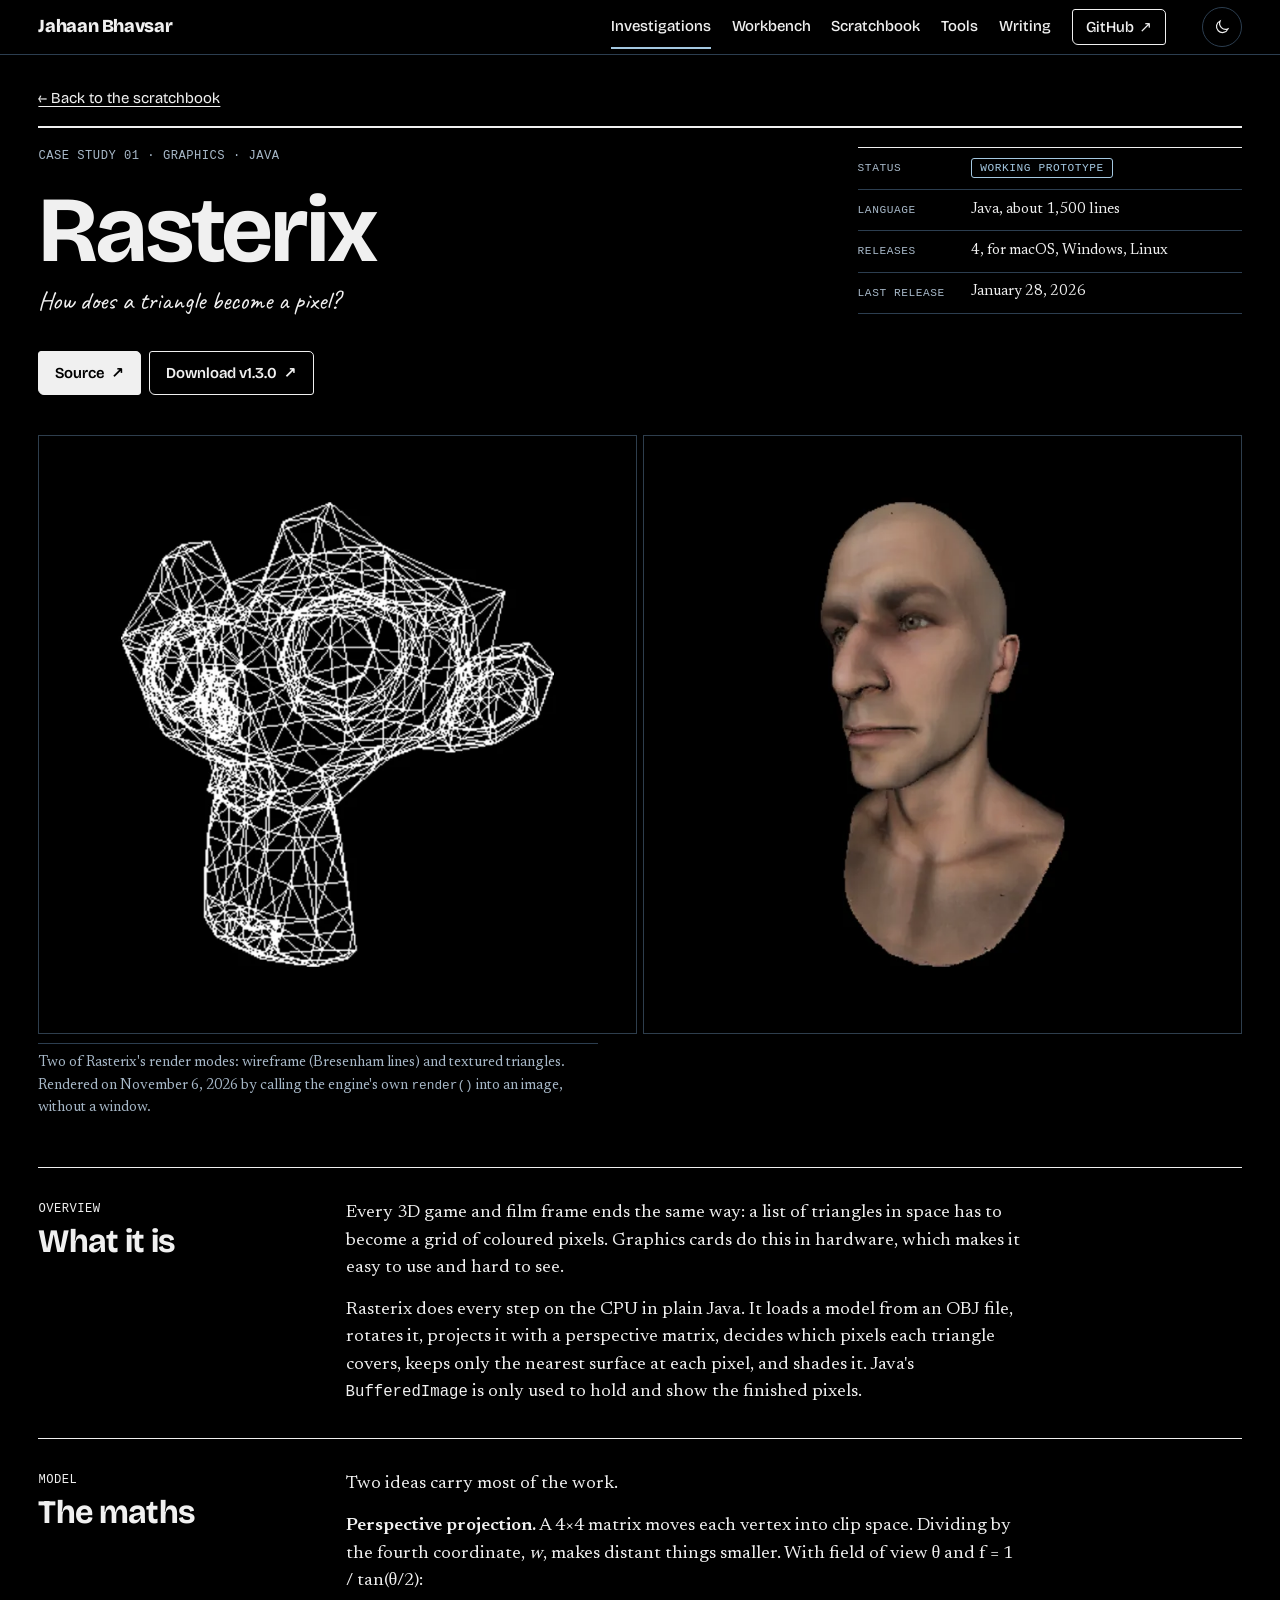
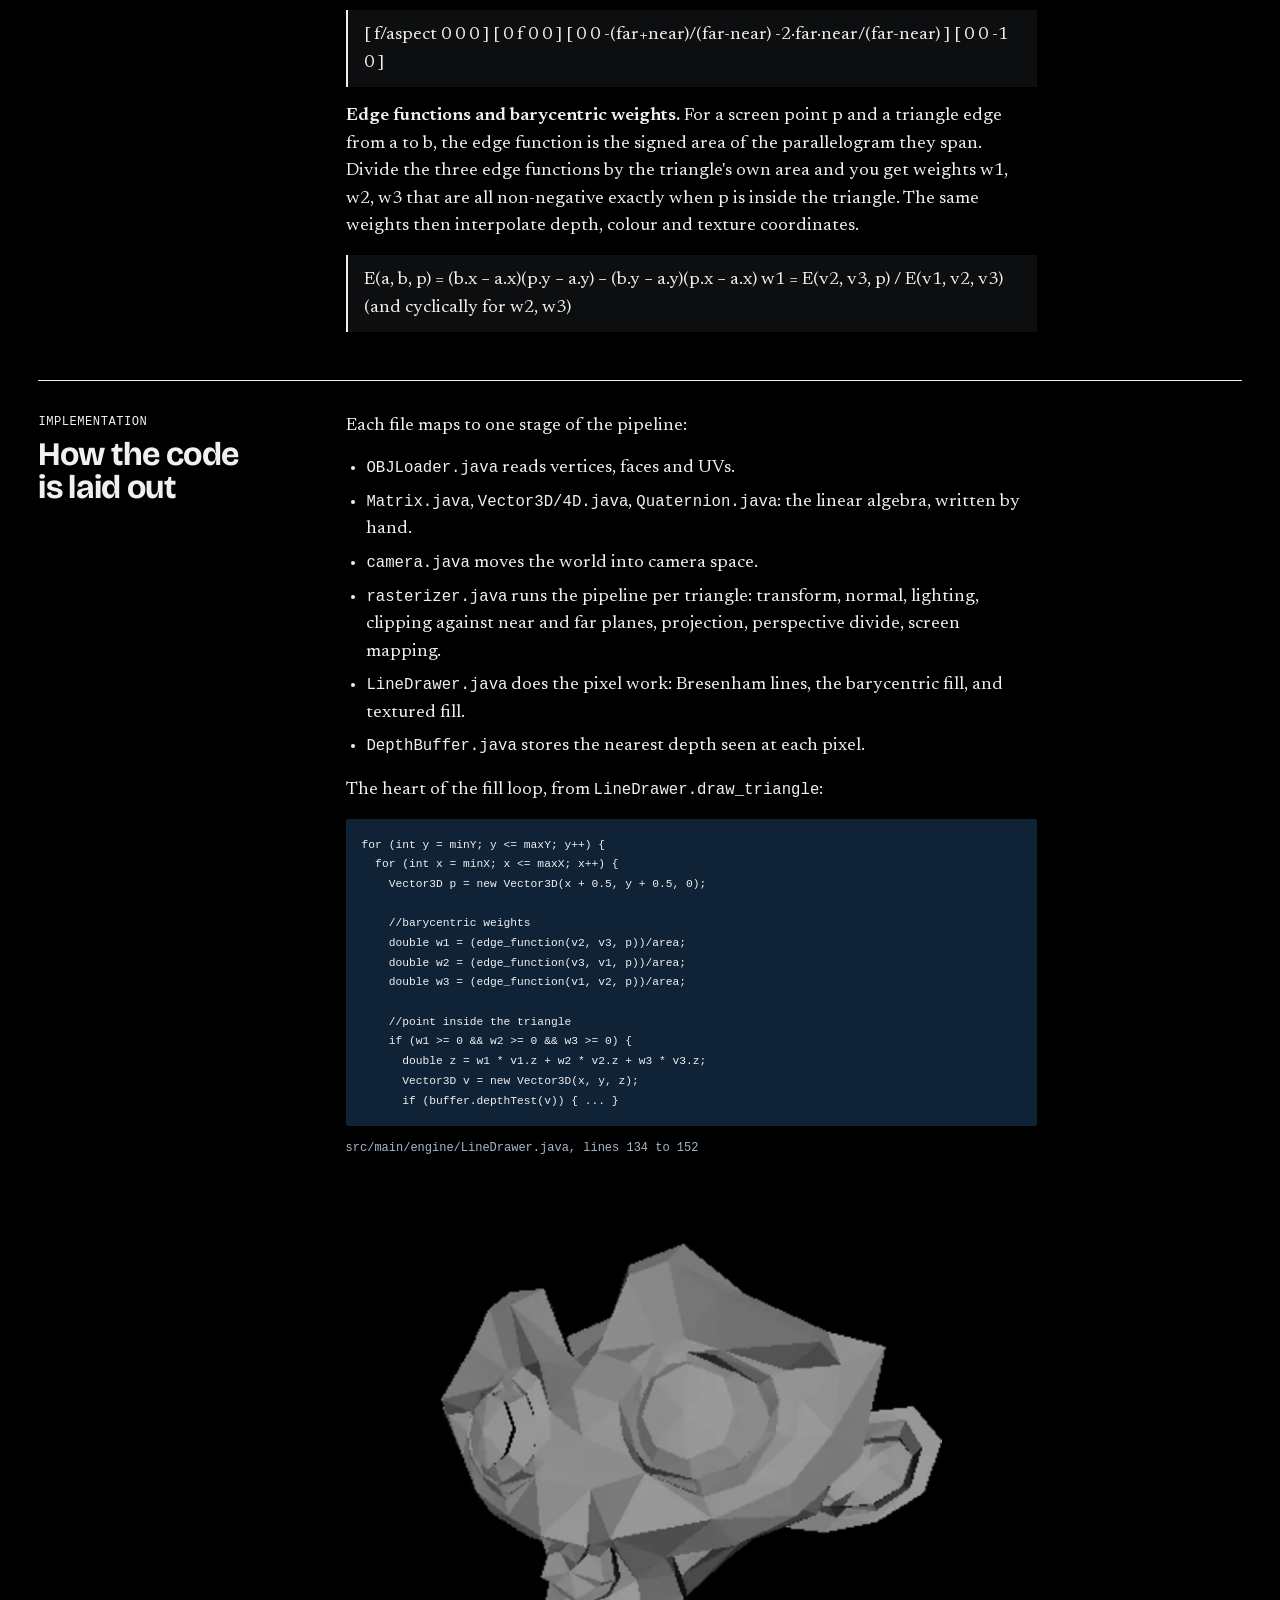
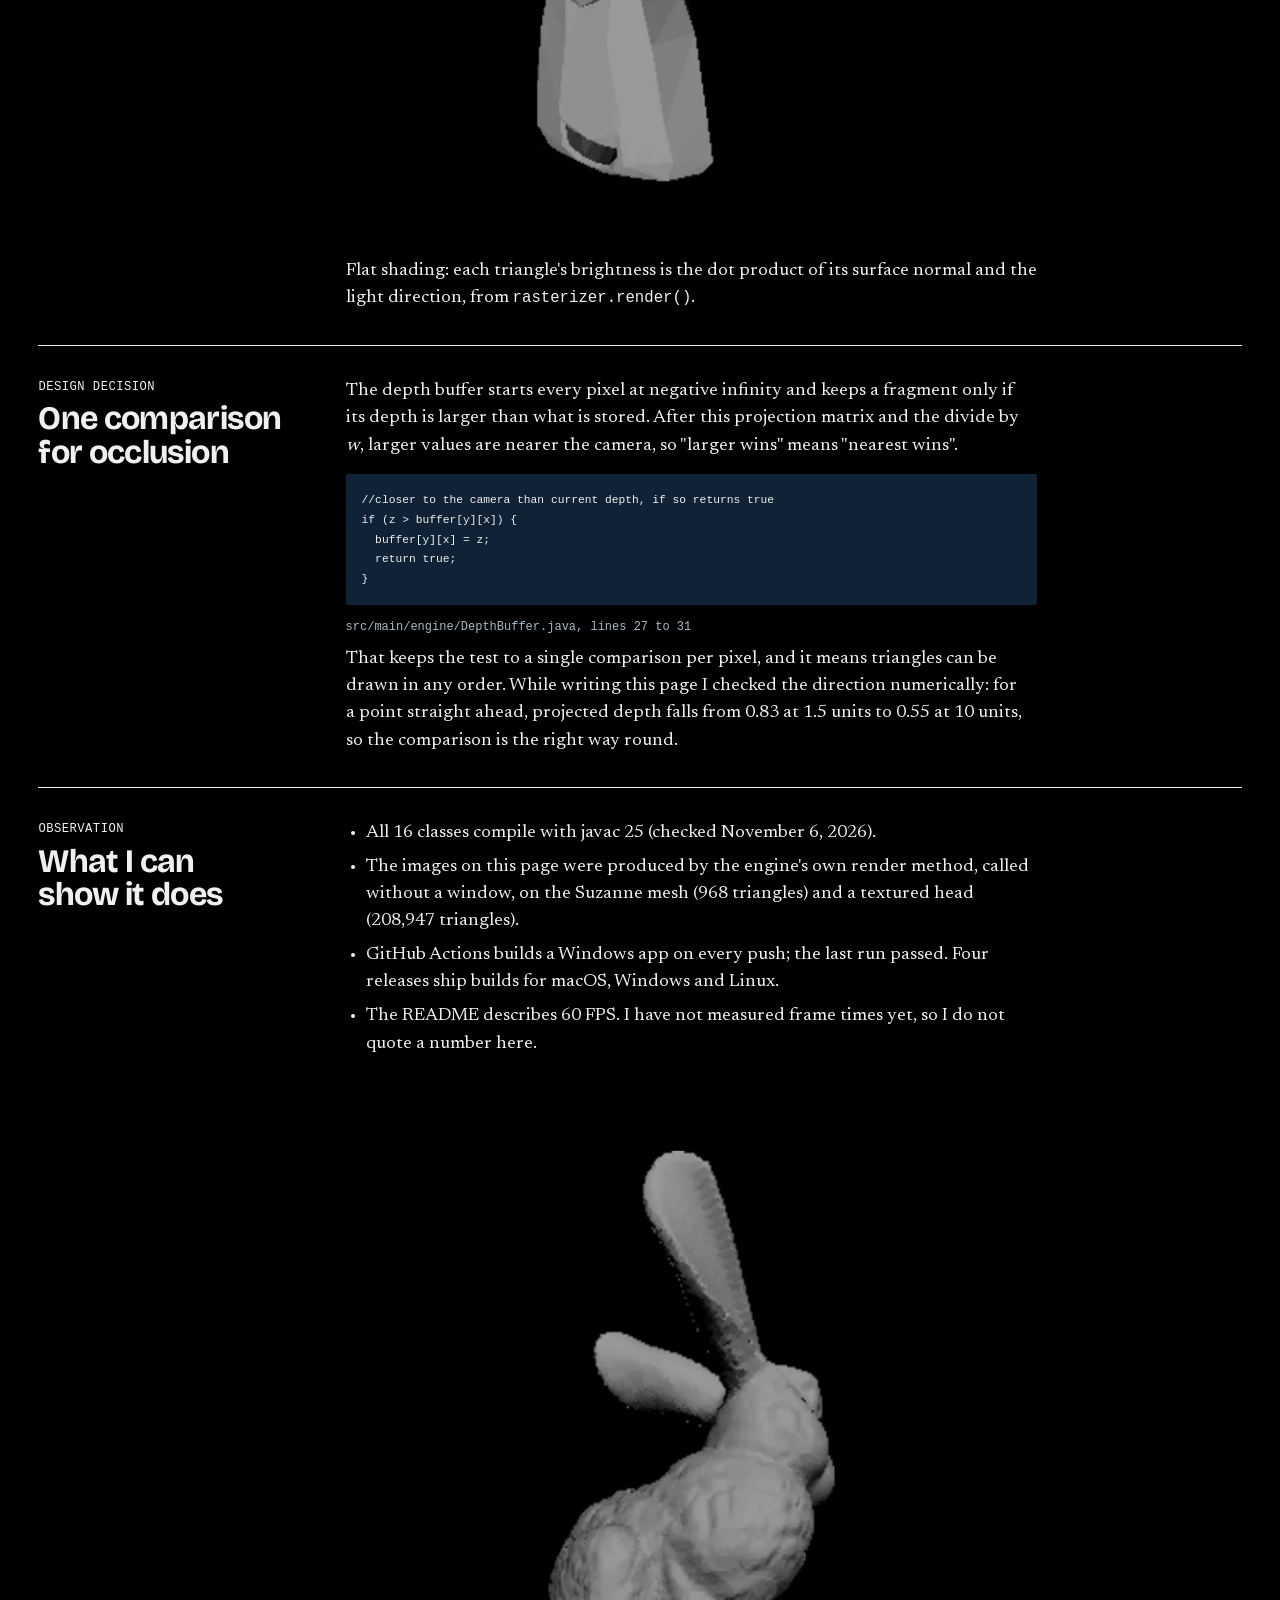
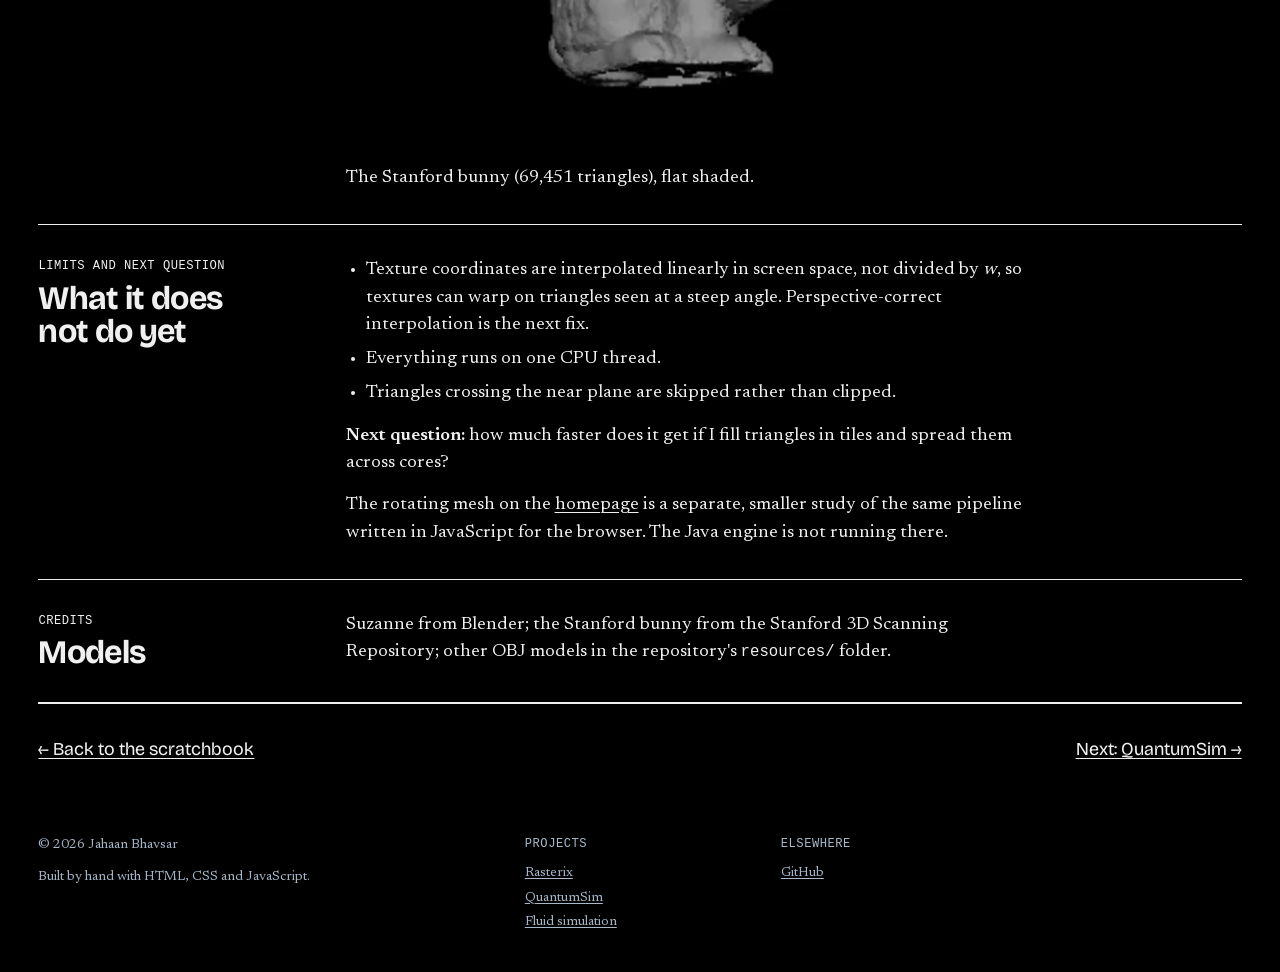
<file: projects/rasterix.html>
<!doctype html>
<html lang="en" class="no-js">
<head>
  <meta charset="utf-8">
  <meta http-equiv="Content-Security-Policy" content="default-src 'self'; script-src 'self' 'sha256-3yDX8+0LEF9VgsZMN6tnFxy/LdyAOaZ01ncMP3GnIso=' 'sha256-kRmZLQAL5jQQ73kyvqi6AjijbpYFeBlG/1bGhW90yRk=' 'wasm-unsafe-eval'; style-src 'self' 'unsafe-inline'; img-src 'self' data: blob:; font-src 'self'; connect-src 'self'; media-src 'self' blob:; worker-src 'self' blob:; object-src 'none'; base-uri 'self'; form-action 'none'; upgrade-insecure-requests">
  <meta name="referrer" content="strict-origin-when-cross-origin">
  <meta name="viewport" content="width=device-width, initial-scale=1">
  <title>Rasterix: how does a triangle become a pixel? · Jahaan Bhavsar</title>
  <meta name="description" content="Rasterix is a software rasterizer in Java: perspective projection, barycentric triangle fill, a depth buffer and textures, with no graphics library.">
  <meta name="theme-color" content="#000000">
  <script>try{document.documentElement.dataset.theme=localStorage.getItem('theme')==='light'?'light':'dark'}catch(e){document.documentElement.dataset.theme='dark'}</script>
  <meta property="og:type" content="article">
  <meta property="og:title" content="Rasterix · Jahaan Bhavsar">
  <meta property="og:description" content="How does a triangle become a pixel? A software rasterizer in Java.">
  <meta property="og:url" content="https://jahaanbhavsar.vercel.app/projects/rasterix.html">
  <link rel="canonical" href="https://jahaanbhavsar.vercel.app/projects/rasterix.html">
  <link rel="icon" href="../assets/images/favicon.svg" type="image/svg+xml">
  <link rel="preload" href="../assets/fonts/bricolage-latin-var.woff2" as="font" type="font/woff2" crossorigin>
  <link rel="stylesheet" href="../style.css">
  <link rel="preload" href="../assets/fonts/newsreader-latin-var.woff2" as="font" type="font/woff2" crossorigin>
  <script src="../js/site.js" defer></script>
</head>
<body>
  <a class="skip-link" href="#main">Skip to content</a>
  <div class="navbar is-stuck" data-navbar>
    <div class="wrap navbar-inner">
      <a class="navbar-brand" href="../">Jahaan Bhavsar</a>
      <button class="menu-toggle" type="button" aria-expanded="false" aria-controls="site-nav">Menu</button>
      <nav class="nav" id="site-nav" aria-label="Primary">
        <ul>
          <li><a href="../#investigations" aria-current="page"><span class="nav-no" aria-hidden="true">01</span>Investigations</a></li>
          <li><a href="../#workbench"><span class="nav-no" aria-hidden="true">02</span>Workbench</a></li>
          <li><a href="../#notebook"><span class="nav-no" aria-hidden="true">03</span>Scratchbook</a></li>
          <li><a href="../#instruments"><span class="nav-no" aria-hidden="true">04</span>Tools</a></li>
          <li><a href="../#writing"><span class="nav-no" aria-hidden="true">05</span>Writing</a></li>
          <li><a class="nav-cta" href="https://github.com/jahaanb7">GitHub <span aria-hidden="true">↗</span></a></li>
        </ul>
      </nav>
      <button class="theme-toggle" type="button" data-theme-toggle aria-label="Switch to light theme"><svg class="i-moon" viewBox="0 0 24 24" aria-hidden="true"><path d="M20 14.5A8 8 0 0 1 9.5 4a8 8 0 1 0 10.5 10.5Z"/></svg><svg class="i-sun" viewBox="0 0 24 24" aria-hidden="true"><circle cx="12" cy="12" r="4"/><path d="M12 2v2M12 20v2M4.9 4.9l1.4 1.4M17.7 17.7l1.4 1.4M2 12h2M20 12h2M4.9 19.1l1.4-1.4M17.7 6.3l1.4-1.4"/></svg></button>
    </div>
  </div>

  <main id="main">
    <div class="wrap">
      <p class="breadcrumb"><a href="../#rasterix">← Back to the scratchbook</a></p>

      <header class="cs-hero">
        <p class="label">Case study 01 · Graphics · Java</p>
        <h1>Rasterix</h1>
        <p class="question">How does a triangle become a pixel?</p>
        <div class="actions">
          <a class="btn btn-primary" href="https://github.com/jahaanb7/Rasterix-Software-Rasterizer-">Source <span class="arrow" aria-hidden="true">↗</span></a>
          <a class="btn" href="https://github.com/jahaanb7/Rasterix-Software-Rasterizer-/releases/tag/v1.3.0">Download v1.3.0 <span class="arrow" aria-hidden="true">↗</span></a>
        </div>
        <dl class="cs-facts">
          <div><dt>Status</dt><dd><span class="status" data-status="Working prototype">Working prototype</span></dd></div>
          <div><dt>Language</dt><dd>Java, about 1,500 lines</dd></div>
          <div><dt>Releases</dt><dd>4, for macOS, Windows, Linux</dd></div>
          <div><dt>Last release</dt><dd><time datetime="2026-01-28">January 28, 2026</time></dd></div>
        </dl>
      </header>

      <figure class="cs-figure">
        <div class="media-pair">
          <img src="../assets/images/rasterix-wireframe.webp" width="720" height="720" alt="Wireframe render of a monkey head mesh in white lines on black, drawn by Rasterix.">
          <img src="../assets/images/rasterix-textured.webp" width="720" height="720" alt="The same engine rendering a textured human head model.">
        </div>
        <figcaption>Two of Rasterix's render modes: wireframe (Bresenham lines) and textured triangles. Rendered on November 6, 2026 by calling the engine's own <code>render()</code> into an image, without a window.</figcaption>
      </figure>

      <section class="cs-section" aria-labelledby="overview">
        <header><span class="label">Overview</span><h2 id="overview">What it is</h2></header>
        <div>
          <p>Every 3D game and film frame ends the same way: a list of triangles in space has to become a grid of coloured pixels. Graphics cards do this in hardware, which makes it easy to use and hard to see.</p>
          <p>Rasterix does every step on the CPU in plain Java. It loads a model from an OBJ file, rotates it, projects it with a perspective matrix, decides which pixels each triangle covers, keeps only the nearest surface at each pixel, and shades it. Java's <code>BufferedImage</code> is only used to hold and show the finished pixels.</p>
        </div>
      </section>

      <section class="cs-section" aria-labelledby="model">
        <header><span class="label">Model</span><h2 id="model">The maths</h2></header>
        <div>
          <p>Two ideas carry most of the work.</p>
          <p><strong>Perspective projection.</strong> A 4×4 matrix moves each vertex into clip space. Dividing by the fourth coordinate, <em>w</em>, makes distant things smaller. With field of view θ and f = 1 / tan(θ/2):</p>
          <div class="equation" role="math" aria-label="Projection matrix">[ f/aspect   0        0                0            ]
[ 0          f        0                0            ]
[ 0          0       -(far+near)/(far-near)   -2·far·near/(far-near) ]
[ 0          0       -1                0            ]</div>
          <p><strong>Edge functions and barycentric weights.</strong> For a screen point p and a triangle edge from a to b, the edge function is the signed area of the parallelogram they span. Divide the three edge functions by the triangle's own area and you get weights w1, w2, w3 that are all non-negative exactly when p is inside the triangle. The same weights then interpolate depth, colour and texture coordinates.</p>
          <div class="equation" role="math" aria-label="Edge function">E(a, b, p) = (b.x − a.x)(p.y − a.y) − (b.y − a.y)(p.x − a.x)
w1 = E(v2, v3, p) / E(v1, v2, v3)   (and cyclically for w2, w3)</div>
        </div>
      </section>

      <section class="cs-section" aria-labelledby="impl">
        <header><span class="label">Implementation</span><h2 id="impl">How the code is laid out</h2></header>
        <div>
          <p>Each file maps to one stage of the pipeline:</p>
          <ul class="limits">
            <li><code>OBJLoader.java</code> reads vertices, faces and UVs.</li>
            <li><code>Matrix.java</code>, <code>Vector3D/4D.java</code>, <code>Quaternion.java</code>: the linear algebra, written by hand.</li>
            <li><code>camera.java</code> moves the world into camera space.</li>
            <li><code>rasterizer.java</code> runs the pipeline per triangle: transform, normal, lighting, clipping against near and far planes, projection, perspective divide, screen mapping.</li>
            <li><code>LineDrawer.java</code> does the pixel work: Bresenham lines, the barycentric fill, and textured fill.</li>
            <li><code>DepthBuffer.java</code> stores the nearest depth seen at each pixel.</li>
          </ul>
          <p>The heart of the fill loop, from <code>LineDrawer.draw_triangle</code>:</p>
<pre><code>for (int y = minY; y &lt;= maxY; y++) {
  for (int x = minX; x &lt;= maxX; x++) {
    Vector3D p = new Vector3D(x + 0.5, y + 0.5, 0);

    //barycentric weights
    double w1 = (edge_function(v2, v3, p))/area;
    double w2 = (edge_function(v3, v1, p))/area;
    double w3 = (edge_function(v1, v2, p))/area;

    //point inside the triangle
    if (w1 &gt;= 0 &amp;&amp; w2 &gt;= 0 &amp;&amp; w3 &gt;= 0) {
      double z = w1 * v1.z + w2 * v2.z + w3 * v3.z;
      Vector3D v = new Vector3D(x, y, z);
      if (buffer.depthTest(v)) { ... }</code></pre>
          <p class="src-ref">src/main/engine/LineDrawer.java, lines 134 to 152</p>
          <figure>
            <img src="../assets/images/rasterix-shaded.webp" width="720" height="720" loading="lazy" alt="The monkey mesh flat-shaded in grey by Rasterix, with darker faces turned away from the light.">
            <figcaption>Flat shading: each triangle's brightness is the dot product of its surface normal and the light direction, from <code>rasterizer.render()</code>.</figcaption>
          </figure>
        </div>
      </section>

      <section class="cs-section" aria-labelledby="decision">
        <header><span class="label">Design decision</span><h2 id="decision">One comparison for occlusion</h2></header>
        <div>
          <p>The depth buffer starts every pixel at negative infinity and keeps a fragment only if its depth is larger than what is stored. After this projection matrix and the divide by <em>w</em>, larger values are nearer the camera, so "larger wins" means "nearest wins".</p>
<pre><code>//closer to the camera than current depth, if so returns true
if (z &gt; buffer[y][x]) {
  buffer[y][x] = z;
  return true;
}</code></pre>
          <p class="src-ref">src/main/engine/DepthBuffer.java, lines 27 to 31</p>
          <p>That keeps the test to a single comparison per pixel, and it means triangles can be drawn in any order. While writing this page I checked the direction numerically: for a point straight ahead, projected depth falls from 0.83 at 1.5 units to 0.55 at 10 units, so the comparison is the right way round.</p>
        </div>
      </section>

      <section class="cs-section" id="evidence" aria-labelledby="obs">
        <header><span class="label">Observation</span><h2 id="obs">What I can show it does</h2></header>
        <div>
          <ul class="limits">
            <li>All 16 classes compile with javac 25 (checked November 6, 2026).</li>
            <li>The images on this page were produced by the engine's own render method, called without a window, on the Suzanne mesh (968 triangles) and a textured head (208,947 triangles).</li>
            <li>GitHub Actions builds a Windows app on every push; the last run passed. Four releases ship builds for macOS, Windows and Linux.</li>
            <li>The README describes 60 FPS. I have not measured frame times yet, so I do not quote a number here.</li>
          </ul>
          <figure>
            <img src="../assets/images/rasterix-rabbit.webp" width="720" height="720" loading="lazy" alt="The Stanford bunny, about 69,000 triangles, flat shaded by Rasterix.">
            <figcaption>The Stanford bunny (69,451 triangles), flat shaded.</figcaption>
          </figure>
        </div>
      </section>

      <section class="cs-section" aria-labelledby="limits">
        <header><span class="label">Limits and next question</span><h2 id="limits">What it does not do yet</h2></header>
        <div>
          <ul class="limits">
            <li>Texture coordinates are interpolated linearly in screen space, not divided by <em>w</em>, so textures can warp on triangles seen at a steep angle. Perspective-correct interpolation is the next fix.</li>
            <li>Everything runs on one CPU thread.</li>
            <li>Triangles crossing the near plane are skipped rather than clipped.</li>
          </ul>
          <p><strong>Next question:</strong> how much faster does it get if I fill triangles in tiles and spread them across cores?</p>
          <p>The rotating mesh on the <a href="../">homepage</a> is a separate, smaller study of the same pipeline written in JavaScript for the browser. The Java engine is not running there.</p>
        </div>
      </section>

      <section class="cs-section" aria-labelledby="credits">
        <header><span class="label">Credits</span><h2 id="credits">Models</h2></header>
        <div>
          <p>Suzanne from Blender; the Stanford bunny from the Stanford 3D Scanning Repository; other OBJ models in the repository's <code>resources/</code> folder.</p>
        </div>
      </section>

      <nav class="pager" aria-label="Case studies">
        <a href="../#rasterix">← Back to the scratchbook</a>
        <a href="quantumsim.html">Next: QuantumSim →</a>
      </nav>
    </div>
  </main>

  <footer class="site-footer">
    <div class="wrap footer-grid">
      <div><p>© <span data-year>2026</span> Jahaan Bhavsar</p><p>Built by hand with HTML, CSS and JavaScript.</p></div>
      <div><p class="label">Projects</p><ul><li><a href="rasterix.html">Rasterix</a></li><li><a href="quantumsim.html">QuantumSim</a></li><li><a href="fluid-simulation.html">Fluid simulation</a></li></ul></div>
      <div><p class="label">Elsewhere</p><ul><li><a href="https://github.com/jahaanb7">GitHub</a></li></ul></div>
    </div>
  </footer>
</body>
</html>
</file>
<file: style.css>
/* =====================================================================
   Jahaan Bhavsar · scratchbook
   Warm paper, graphite, a blue ink and a red pencil. Visuals first,
   very little text. Tokens first; motion tokens mirror js/motion.js.
   ===================================================================== */

@font-face { font-family: 'Bricolage Grotesque'; src: url('assets/fonts/bricolage-latin-var.woff2') format('woff2'); font-weight: 400 800; font-display: swap; }
@font-face { font-family: 'Newsreader'; src: url('assets/fonts/newsreader-latin-var.woff2') format('woff2'); font-weight: 400 600; font-display: swap; }
@font-face { font-family: 'Newsreader Display'; src: url('assets/fonts/newsreader-display-var.woff2') format('woff2'); font-weight: 380 520; font-style: normal; font-display: swap; }
@font-face { font-family: 'Newsreader Display'; src: url('assets/fonts/newsreader-display-italic-var.woff2') format('woff2'); font-weight: 380 520; font-style: italic; font-display: swap; }
@font-face { font-family: 'Caveat'; src: url('assets/fonts/caveat-latin-var.woff2') format('woff2'); font-weight: 400 600; font-display: swap; }

:root {
  /* Monotone, dark by default. [data-theme='light'] below swaps the same names.
     Older names (paper, red, blue…) are kept as aliases so every rule follows the theme. */
  color-scheme: dark;
  --bg: #0D0D0E;
  --bg-2: #141416;
  --surface: #17171A;      /* sheets, scraps, prints */
  --surface-2: #1E1E22;
  --rule: #2B2B30;
  --ink: #ECECEC;          /* text, outlines */
  --ink-2: #9B9BA1;        /* secondary text */
  --ink-3: #66666C;
  --strong: #FFFFFF;       /* the one emphasis tone (replaces blue and red) */
  --pencil: #B9B9BE;       /* handwritten notes, section numbers */
  --wash: rgba(255, 255, 255, 0.06);
  --shadow-rgb: 0, 0, 0;
  --shadow: 0 1px 1px rgba(0, 0, 0, 0.5), 0 12px 28px -14px rgba(0, 0, 0, 0.9);
  --shadow-sheet: 0 1px 0 rgba(255, 255, 255, 0.04) inset, 0 1px 2px rgba(0, 0, 0, 0.5), 0 24px 48px -24px rgba(0, 0, 0, 0.95);
  --shadow-lift: 0 1px 0 rgba(255, 255, 255, 0.05) inset, 0 4px 10px rgba(0, 0, 0, 0.5), 0 36px 64px -26px rgba(0, 0, 0, 1);
  --nav-bg: rgba(13, 13, 14, 0.82);
  --img-filter: grayscale(1) contrast(1.02);
  --diagram-filter: grayscale(1) invert(0.9) contrast(0.95);   /* white-paper diagrams turned to ink on dark */
  --grain-alpha: 0.05;

  --paper: var(--bg);
  --paper-2: var(--bg-2);
  --paper-3: var(--surface);
  --paper-4: var(--surface-2);
  --graphite: var(--ink-2);
  --blue: var(--strong);
  --blue-wash: var(--wash);
  --red: var(--pencil);
  --tape: rgba(255, 255, 255, 0.1);
  --plate: #060607;
  --plate-2: #101012;
  --plate-rule: #26262A;
  --plate-ink: #E8E8E8;
  --plate-ink-2: #9C9CA1;
  --plate-blue: #FFFFFF;

  --f-head: 'Bricolage Grotesque', ui-sans-serif, system-ui, sans-serif;
  --f-body: 'Newsreader', Georgia, 'Times New Roman', serif;
  --f-display: 'Newsreader Display', 'Newsreader', Georgia, serif;
  --f-hand: 'Caveat', 'Bradley Hand', cursive;
  --f-mono: ui-monospace, 'SF Mono', Menlo, Consolas, 'Liberation Mono', monospace;
  --step-0: clamp(1.04rem, 1rem + 0.2vw, 1.14rem);
  --step-1: clamp(1.18rem, 1.1rem + 0.4vw, 1.4rem);
  --step-2: clamp(1.5rem, 1.25rem + 1vw, 2.1rem);
  --step-3: clamp(2rem, 1.5rem + 2.2vw, 3.3rem);
  --step-display: clamp(2.7rem, 1.2rem + 5vw, 6rem);
  --step-hero: clamp(2.8rem, 1.5rem + 5.4vw, 6.4rem);
  --mono-size: 0.76rem;

  --wrap: 1280px;
  --nav-h: calc(3.4rem + 1px);
  --gutter: clamp(16px, 3vw, 40px);
  --col-gap: clamp(14px, 2vw, 28px);
  --sec-space: clamp(3rem, 2rem + 4vw, 6rem);

  --dur-fast: 180ms;
  --dur-base: 260ms;
  --dur-reveal: 600ms;
  --dur-turn: 900ms;
  --ease-out: cubic-bezier(0.2, 0.7, 0.2, 1);
  --ease-in-out: cubic-bezier(0.65, 0, 0.35, 1);

  /* paper grain: a tiny fractal-noise tile, not an image file */
  --grain: url("data:image/svg+xml,%3Csvg xmlns='http://www.w3.org/2000/svg' width='160' height='160'%3E%3Cfilter id='n'%3E%3CfeTurbulence type='fractalNoise' baseFrequency='.9' numOctaves='2' stitchTiles='stitch'/%3E%3CfeColorMatrix values='0 0 0 0 .5 0 0 0 0 .5 0 0 0 0 .5 0 0 0 .1 0'/%3E%3C/filter%3E%3Crect width='160' height='160' filter='url(%23n)'/%3E%3C/svg%3E");
}

[data-theme='light'] {
  color-scheme: light;
  --bg: #EDEDEB;
  --bg-2: #E4E4E1;
  --surface: #F7F7F5;
  --surface-2: #E9E9E6;
  --rule: #CFCFCB;
  --ink: #141415;
  --ink-2: #5B5B60;
  --ink-3: #8A8A8F;
  --strong: #000000;
  --pencil: #46464B;
  --wash: rgba(0, 0, 0, 0.05);
  --shadow: 0 1px 1px rgba(0, 0, 0, 0.08), 0 10px 24px -14px rgba(0, 0, 0, 0.4);
  --shadow-sheet: 0 1px 1px rgba(0, 0, 0, 0.06), 0 2px 4px rgba(0, 0, 0, 0.05), 0 22px 40px -22px rgba(0, 0, 0, 0.42);
  --shadow-lift: 0 1px 1px rgba(0, 0, 0, 0.06), 0 4px 8px rgba(0, 0, 0, 0.06), 0 34px 56px -26px rgba(0, 0, 0, 0.5);
  --nav-bg: rgba(237, 237, 235, 0.86);
  --img-filter: grayscale(1);
  --diagram-filter: grayscale(1);
  --tape: rgba(0, 0, 0, 0.07);
}

/* ---------- base ---------- */
*, *::before, *::after { box-sizing: border-box; }
html { -webkit-text-size-adjust: 100%; scroll-padding-top: 4rem; }
body {
  margin: 0; background-color: var(--paper);
  color: var(--ink); font-family: var(--f-body); font-size: var(--step-0); line-height: 1.5;
  overflow-x: clip;
}
img, svg, canvas { display: block; max-width: 100%; }
img { height: auto; }
figure { margin: 0; }
h1, h2, h3, h4 { font-family: var(--f-head); font-weight: 700; line-height: 1.02; letter-spacing: -0.02em; margin: 0; text-wrap: balance; }
p { margin: 0 0 0.8em; text-wrap: pretty; }
p:last-child { margin-bottom: 0; }
a { color: var(--blue); text-decoration-thickness: 1px; text-underline-offset: 0.18em; }
a:hover { text-decoration-thickness: 2px; }
:focus-visible { outline: 2px solid var(--blue); outline-offset: 3px; border-radius: 2px; }
code, pre { font-family: var(--f-mono); font-size: 0.86em; }
ul, ol { margin: 0; padding: 0; }
button { font: inherit; color: inherit; }
sub { line-height: 0; }
.wrap { width: 100%; max-width: calc(var(--wrap) + 2 * var(--gutter)); margin-inline: auto; padding-inline: max(var(--gutter), env(safe-area-inset-left)) max(var(--gutter), env(safe-area-inset-right)); }
.mono, .label { font-family: var(--f-mono); font-size: var(--mono-size); letter-spacing: 0.04em; text-transform: uppercase; color: var(--ink-2); }
.hand { font-family: var(--f-hand); font-weight: 500; font-size: 1.5rem; line-height: 1.05; color: var(--red); }
.visually-hidden { position: absolute !important; width: 1px; height: 1px; padding: 0; margin: -1px; overflow: hidden; clip: rect(0 0 0 0); white-space: nowrap; border: 0; }
.skip-link { position: absolute; left: 1rem; top: -4rem; z-index: 100; background: var(--ink); color: var(--paper); padding: 0.6rem 1rem; }
.skip-link:focus { top: 1rem; }
[hidden] { display: none !important; }

/* ---------- buttons ---------- */
.actions { display: flex; flex-wrap: wrap; gap: 0.5rem; margin-top: 1rem; }
.btn {
  display: inline-flex; align-items: center; justify-content: center; gap: 0.45em; min-height: 44px; padding: 0.5rem 1rem;
  font-family: var(--f-head); font-size: 0.95rem; font-weight: 600; color: var(--ink); background: transparent;
  border: 1.5px solid var(--ink); border-radius: 3px 5px 3px 6px; text-decoration: none; cursor: pointer;
  transition: background-color var(--dur-fast) var(--ease-out), color var(--dur-fast) var(--ease-out), border-color var(--dur-fast) var(--ease-out);
}
.btn:hover { background: var(--ink); color: var(--paper); }
.btn-small { min-height: 40px; padding: 0.35rem 0.8rem; font-size: 0.88rem; }
.btn-ink, .btn-primary { background: var(--ink); color: var(--paper); }
.btn-ink:hover, .btn-primary:hover { background: var(--blue); border-color: var(--blue); }
.btn-light { background: var(--plate-ink); color: var(--plate); border-color: var(--plate-ink); }
.btn-light:hover { background: var(--plate-blue); border-color: var(--plate-blue); color: var(--plate); }
.btn-ghost { color: var(--plate-ink); border-color: var(--plate-ink-2); }
.btn-ghost:hover { background: var(--plate-ink); color: var(--plate); }
.btn[disabled] { opacity: 0.35; cursor: default; pointer-events: none; }

/* ---------- navigation ---------- */
.navbar { position: sticky; top: 0; z-index: 40; background: var(--nav-bg); backdrop-filter: blur(6px); border-bottom: 1px solid var(--rule); }
.navbar-inner { display: flex; align-items: center; justify-content: space-between; gap: 1rem; min-height: 3.4rem; }
.navbar-brand { font-family: var(--f-head); font-weight: 800; font-size: 1.15rem; letter-spacing: -0.02em; color: var(--ink); text-decoration: none; white-space: nowrap; }
.nav ul { list-style: none; display: flex; flex-wrap: wrap; gap: 0.2rem 1.3rem; align-items: center; }
.nav a { font-family: var(--f-head); font-size: 0.95rem; font-weight: 500; color: var(--ink); text-decoration: none; display: inline-flex; padding-block: 0.6rem; border-bottom: 2px solid transparent; }
.nav a:hover, .nav a[aria-current] { border-bottom-color: var(--red); }
.nav .nav-cta { gap: 0.3rem; padding: 0.35rem 0.85rem; border: 1.5px solid var(--ink); border-radius: 3px 5px 3px 6px; }
.nav .nav-cta:hover { background: var(--ink); color: var(--paper); }
.nav-no { display: none; }
.menu-toggle { display: none; }
@media (max-width: 900px) {
  .js .menu-toggle { display: inline-flex; align-items: center; gap: 0.55rem; min-height: 44px; padding: 0 1rem 0 0.85rem; border: 1px solid var(--rule); background: transparent; color: var(--ink); border-radius: 999px; font-family: var(--f-head); font-size: 0.9rem; font-weight: 500; cursor: pointer; -webkit-tap-highlight-color: transparent; transition: border-color var(--dur-fast) var(--ease-out), background-color var(--dur-fast) var(--ease-out); }
  .js .menu-toggle:hover, .js .menu-toggle[aria-expanded='true'] { border-color: var(--ink); background: var(--wash); }
  .mt-icon { position: relative; width: 16px; height: 10px; display: inline-block; }
  .mt-icon i { position: absolute; left: 0; width: 100%; height: 1.5px; border-radius: 1px; background: currentColor; transition: transform var(--dur-base) var(--ease-out), top var(--dur-base) var(--ease-out); }
  .mt-icon i:first-child { top: 1px; }
  .mt-icon i:last-child { top: 7.5px; }
  .menu-toggle[aria-expanded='true'] .mt-icon i:first-child { top: 4.25px; transform: rotate(45deg); }
  .menu-toggle[aria-expanded='true'] .mt-icon i:last-child { top: 4.25px; transform: rotate(-45deg); }
  .js .nav { position: absolute; left: 0; right: 0; top: 100%; background: var(--bg); border-bottom: 1px solid var(--rule); box-shadow: 0 24px 48px -24px rgba(0, 0, 0, 0.5); display: none; }
  .js .nav[data-open='true'] { display: block; max-height: calc(100dvh - 3.4rem); overflow-y: auto; overscroll-behavior: contain; animation: nav-in var(--dur-base) var(--ease-out); }
  .js .nav ul { flex-direction: column; align-items: stretch; padding: 0.4rem var(--gutter) calc(1.2rem + env(safe-area-inset-bottom)); gap: 0; }
  .js .nav a { padding-block: 0.95rem; border-bottom: 1px solid var(--rule); width: 100%; font-family: var(--f-display); font-size: 1.5rem; font-weight: 400; letter-spacing: -0.01em; }
  .js .nav a[aria-current] { border-bottom-color: var(--rule); color: var(--strong); }
  .js .nav .nav-cta { margin-top: 1rem; justify-content: center; font-family: var(--f-head); font-size: 1rem; font-weight: 500; border: 1px solid var(--ink); border-radius: 999px; }
}

/* ---------- material family ---------- */
/* tape: a translucent strip on top of a print */
.ref-print, .taped { position: relative; }
.ref-print::before, .scrap::before {
  content: ''; position: absolute; z-index: 3; width: 74px; height: 22px; background: var(--tape);
  top: -10px; left: 50%; transform: translateX(-50%) rotate(-3deg);
  box-shadow: 0 1px 1px rgba(0, 0, 0, 0.1); pointer-events: none;
  -webkit-mask: linear-gradient(90deg, transparent 0 2px, #000 2px calc(100% - 3px), transparent 0) ;
}
.ref-print { background: var(--paper-3); padding: 8px 8px 10px; box-shadow: var(--shadow); }
.ref-print img { filter: sepia(0.15) contrast(0.98); }
.ref-print figcaption { font-family: var(--f-mono); font-size: 0.68rem; letter-spacing: 0.03em; color: var(--ink-2); margin-top: 0.45rem; line-height: 1.35; }
.scrap { position: relative; background: var(--paper-3) var(--grain); padding: clamp(10px, 2vw, 18px); box-shadow: var(--shadow);
  clip-path: polygon(0 1%, 4% 0, 30% 0.6%, 62% 0, 100% 0.8%, 99.4% 40%, 100% 99%, 70% 100%, 35% 99.2%, 0 100%, 0.6% 60%); }
.scrap::before { left: 18%; }
.scrap figcaption { font-family: var(--f-mono); font-size: 0.7rem; color: var(--ink-2); margin-top: 0.5rem; }
.small-fig figcaption, .sheet-fig figcaption {
  font-family: var(--f-mono); font-size: 0.7rem; letter-spacing: 0.03em; color: var(--ink-2); margin-top: 0.5rem;
}

/* sketches drawn with Rough.js (tools/make-sketches.mjs) */
.sketch { width: 100%; height: auto; color: var(--graphite); overflow: visible; }
.sk { stroke: currentColor; fill: none; stroke-linecap: round; stroke-linejoin: round; }
.sk[fill='currentColor'] { fill: currentColor; }
.sk-light { opacity: 0.5; }
.sk-dash { stroke-dasharray: 5 5; }
.sk-blue { color: var(--blue); }
.sk-red { color: var(--red); }
.sk-label { font-family: var(--f-hand); font-size: 22px; fill: var(--graphite); }
.sk-blue-t { fill: var(--blue); }
.sk-red-t { fill: var(--red); }
.sk-num { font-family: var(--f-mono); font-size: 12px; fill: var(--ink-2); }
.chladni-modes .nodal { stroke: var(--graphite); stroke-width: 1.4; }

/* ---------- sections ---------- */
.section { padding-block: var(--sec-space) 0; }
.section-title { font-size: var(--step-3); display: flex; align-items: baseline; gap: 0.6rem; margin-bottom: clamp(1.2rem, 3vw, 2.2rem); }
.sec-no { font-family: var(--f-hand); font-weight: 600; color: var(--red); font-size: 0.7em; transform: rotate(-4deg); display: inline-block; }
.question { font-family: var(--f-hand); font-size: 1.6rem; line-height: 1.05; color: var(--blue); margin-top: 0.2rem; }
.inv { padding-block: clamp(1.5rem, 3vw, 2.5rem) clamp(2.5rem, 5vw, 4rem); }
.inv-head { margin-bottom: 1rem; }
.inv-head h3, .sheet-head h3 { font-size: var(--step-3); }
.eq { font-size: var(--step-2); font-style: italic; margin: 0.6rem 0 1rem; }

/* status chip */
.slip { margin: 0.8rem 0 0; display: flex; flex-wrap: wrap; gap: 0.5rem; align-items: center; }
.status { font-family: var(--f-mono); font-size: 0.7rem; letter-spacing: 0.05em; text-transform: uppercase; padding: 0.2rem 0.5rem; border: 1.5px solid currentColor; border-radius: 3px; color: var(--ink); }
.status[data-status='Working prototype'] { color: var(--strong); }
.status[data-status='In progress'] { color: var(--blue); }
.status[data-status='Planned'] { color: var(--red); }
.slip-date { font-family: var(--f-mono); font-size: 0.7rem; color: var(--ink-2); }

/* ---------- figure plates ---------- */
.plate { background: var(--plate); color: var(--plate-ink); border-radius: 3px; position: relative; box-shadow: 0 0 0 1px var(--plate-rule), 0 22px 40px -26px rgba(0, 0, 0, 0.8); }
.plate-bar { display: flex; justify-content: space-between; gap: 1rem; padding: 0.55rem 0.9rem; border-bottom: 1px solid var(--plate-rule); font-family: var(--f-mono); font-size: 0.7rem; letter-spacing: 0.05em; text-transform: uppercase; color: var(--plate-ink-2); }
.plate-cap { font-family: var(--f-mono); font-size: 0.72rem; line-height: 1.45; color: var(--plate-ink-2); padding: 0.6rem 0.9rem 0.9rem; margin: 0; }
.plate-cap a { color: var(--plate-blue); }
.plate button { color: var(--plate-ink); }
.plate :focus-visible { outline-color: var(--plate-blue); }

/* ---------- opening: Orion, drawn live (js/hero.js) ---------- */
.opening { position: relative; }
.hero-track { position: relative; }
.hero-stage { position: relative; min-height: min(100svh, 980px); overflow: hidden; display: grid; grid-template-rows: 1fr auto; }
@media (min-width: 1024px) and (prefers-reduced-motion: no-preference) {
  .hero-track { height: 210svh; }                              /* the scroll that assembles the rocket */
  .hero-stage { position: sticky; top: var(--nav-h); height: calc(100svh - var(--nav-h)); min-height: 0; }
}
.hero-canvas, .hero-fallback { position: absolute; left: 0; top: 0; image-rendering: pixelated; image-rendering: crisp-edges; }
.hero-canvas { touch-action: pan-y; outline-offset: -6px; filter: none; }
.hero-fallback { left: auto; right: 4%; top: 50%; width: min(46vw, 520px); height: auto; transform: translateY(-50%); filter: none; }
.opening.is-live .hero-fallback { display: none; }
.no-js .hero-canvas, .no-js .hero-hud .hero-ctrl, .no-js .hero-cue { display: none; }
.hero-copy { position: relative; z-index: 2; align-self: center; padding-top: clamp(1.5rem, 5vh, 4rem); padding-bottom: 1.5rem; pointer-events: none; }
.hero-copy a, .hero-copy button { pointer-events: auto; }
.hero-copy > * { max-width: 34rem; }
.hero-copy > h1 { max-width: none; }
.hero-kicker { margin-bottom: 1.2rem; color: var(--ink-2); }
.opening h1 { font-size: clamp(2.8rem, 1.2rem + 5.2vw, 6rem); font-weight: 800; letter-spacing: -0.045em; line-height: 0.92; text-wrap: initial; }
.opening h1 .line { white-space: nowrap; }
.opening h1 .line { display: block; overflow: hidden; padding-bottom: 0.06em; }
.opening h1 .line > span { display: inline-block; }
.mark-word { font-style: normal; position: relative; color: var(--ink-2); -webkit-text-stroke: 0; }
.lede { font-size: var(--step-1); color: var(--ink-2); margin-top: 1.2rem; max-width: 30ch; }
.hero-copy .actions { margin-top: 1.6rem; }

.hero-labels { position: absolute; inset: 0; z-index: 1; pointer-events: none; transition: opacity var(--dur-base) var(--ease-out); }
.hero-label {
  position: absolute; left: 0; top: 0; margin-top: -0.7em; padding: 0.15rem 0.35rem; white-space: nowrap; pointer-events: auto; cursor: default;
  font-family: var(--f-mono); font-size: 0.68rem; letter-spacing: 0.08em; text-transform: uppercase; color: var(--ink-2);
  font-variant-numeric: tabular-nums; transition: color var(--dur-fast) var(--ease-out);
}
.hero-label .hl-no { color: var(--ink-3); margin-right: 0.3rem; }
.hero-label .hl-mm { color: var(--ink-3); margin-left: 0.3rem; }
.hl-line { position: absolute; left: 0; top: 50%; width: var(--len, 40px); height: 1px; background: currentColor; opacity: 0.55; transform-origin: left center; transform: rotate(calc(var(--ang, 0rad) + 3.14159rad)); }
.hero-label.is-hot { color: var(--strong); }
.hero-label.is-hot .hl-no, .hero-label.is-hot .hl-mm { color: var(--ink); }
.hero-label.is-hot .hl-line { opacity: 1; }

.hero-hud { position: relative; z-index: 2; display: flex; flex-wrap: wrap; justify-content: space-between; align-items: center; gap: 0.8rem 1.5rem; padding-bottom: clamp(1rem, 3vh, 1.8rem); }
.hero-stats { margin: 0; color: var(--ink-3); }
.hero-ctrl { display: flex; flex-wrap: wrap; gap: 0.5rem; }
.hero-modes { display: inline-flex; border: 1px solid var(--rule); border-radius: 999px; overflow: hidden; background: var(--nav-bg); backdrop-filter: blur(6px); }
.hero-modes button, .hero-btn {
  min-height: 40px; padding: 0 0.9rem; border: 0; background: none; color: var(--ink-2); cursor: pointer;
  font-family: var(--f-mono); font-size: 0.7rem; letter-spacing: 0.08em; text-transform: uppercase;
  transition: background-color var(--dur-fast) var(--ease-out), color var(--dur-fast) var(--ease-out);
}
.hero-modes button + button { border-left: 1px solid var(--rule); }
.hero-modes button:hover, .hero-btn:hover { color: var(--ink); background: var(--wash); }
.hero-modes button[aria-pressed='true'] { background: var(--ink); color: var(--bg); }
.hero-btn { border: 1px solid var(--rule); border-radius: 999px; background: var(--nav-bg); backdrop-filter: blur(6px); }
@media (pointer: coarse) { .hero-modes button, .hero-btn { min-height: 44px; } }

.hero-caption { position: absolute; z-index: 2; right: max(var(--gutter), env(safe-area-inset-right)); bottom: clamp(4.6rem, 10vh, 5.6rem); margin: 0; max-width: 22rem; text-align: right; color: var(--ink-2);
  opacity: 0; transform: translateY(8px); transition: opacity var(--dur-reveal) var(--ease-out), transform var(--dur-reveal) var(--ease-out); }
.hero-caption.is-on { opacity: 1; transform: none; }
.hero-cue { position: absolute; z-index: 2; left: 50%; bottom: clamp(4.5rem, 10vh, 6rem); margin: 0; transform: translateX(-50%); color: var(--ink-3); display: none; }
@media (min-width: 1024px) and (prefers-reduced-motion: no-preference) {
  .hero-cue { display: block; }
}
@media (max-width: 899px) {
  .hero-copy { align-self: start; padding-top: 2.2rem; }
  .hero-stage { min-height: 0; height: auto; grid-template-rows: auto minmax(58svh, 1fr) auto auto; }
  .hero-caption { position: relative; grid-row: 3; right: auto; top: auto; text-align: left; padding-inline: var(--gutter); max-width: none; }
  .hero-hud { grid-row: 4; }
  .hero-fallback { position: relative; right: auto; top: auto; transform: none; grid-row: 2; justify-self: center; width: min(80vw, 420px); }
  .hero-label { font-size: 0.6rem; }
}

.study-controls { display: grid; gap: 0.5rem; padding: 0.7rem 0.9rem 0; border-top: 1px solid var(--plate-rule); }
.ctrl-row { display: flex; flex-wrap: wrap; gap: 0.4rem; align-items: center; }
.seg { display: flex; border: 1px solid var(--plate-rule); border-radius: 3px; width: 100%; }
.seg button, .ctrl, .stage-buttons button { min-height: 44px; background: transparent; border: 0; cursor: pointer; font-family: var(--f-mono); font-size: 0.72rem; letter-spacing: 0.04em; text-transform: uppercase; padding: 0 0.6rem; transition: background-color var(--dur-fast) var(--ease-out); }
.seg button { flex: 1; min-width: 0; }
.seg button + button { border-left: 1px solid var(--plate-rule); }
.seg button[aria-pressed='true'], .stage-buttons button[aria-pressed='true'] { background: var(--plate-ink); color: var(--plate); }
.seg button:hover:not([aria-pressed='true']), .ctrl:hover, .stage-buttons button:hover:not([aria-pressed='true']) { background: var(--plate-2); }
.ctrl { border: 1px solid var(--plate-rule); border-radius: 3px; min-width: 44px; }
.ctrl[aria-pressed='true'] { color: var(--plate-blue); }
.rotate-pad { display: inline-flex; gap: 0.25rem; }
.study-readout { font-family: var(--f-mono); font-size: 0.7rem; color: var(--plate-blue); padding: 0.6rem 0.9rem 0; margin: 0; }
/* ---------- Investigation heads (Rasterix, QuantumSim) ---------- */
.ras-head { display: grid; grid-template-columns: minmax(0, 1fr) auto; align-items: end; gap: 1rem 2rem; margin-bottom: clamp(1.5rem, 3.5vw, 2.8rem); }
.ras-kicker { margin: 0 0 0.7rem; font-size: 0.7rem; letter-spacing: 0.12em; text-transform: uppercase; color: var(--ink-2); }
.ras-kicker span { color: var(--ink); }
.ras-title { margin: 0; font-family: var(--f-display); font-weight: 420; font-size: clamp(2.1rem, 1.2rem + 3.2vw, 4.2rem); line-height: 0.98; letter-spacing: -0.025em; text-wrap: balance; }
.ras-title em { display: block; font-style: italic; color: var(--ink-2); }
.ras-spec { margin: 0; font-size: 0.68rem; letter-spacing: 0.12em; text-transform: uppercase; color: var(--ink-2); text-align: right; }
@media (max-width: 760px) { .ras-head { grid-template-columns: minmax(0, 1fr); } .ras-spec { text-align: left; } }

/* ---------- Rasterix bench ---------- */
.ras-bench { display: grid; grid-template-columns: minmax(0, 7fr) minmax(0, 5fr); gap: clamp(1rem, 3vw, 2.6rem); align-items: stretch; }
.ras-plate { margin: 0; display: flex; flex-direction: column; background: #0F2236; color: #F0F0F0; border: 1px solid var(--rule); border-radius: 4px; overflow: hidden; box-shadow: var(--shadow-lift); }
.ras-bar { display: flex; justify-content: space-between; gap: 1rem; padding: 0.7rem 0.95rem; border-bottom: 1px solid #2C3E50; font-size: 0.66rem; letter-spacing: 0.12em; text-transform: uppercase; color: #9B9BA1; }
.ras-bar [data-stage-label] { color: #FFFFFF; }
.ras-frame {
  position: relative; aspect-ratio: 4 / 3; overflow: hidden; cursor: crosshair; touch-action: pan-y;
  background: radial-gradient(circle at 1px 1px, rgba(255, 255, 255, 0.07) 1px, transparent 1.2px) 0 0 / 16px 16px, #0F2236;
}
/* crop marks in the corners, like a print on the bench */
.ras-frame::before, .ras-frame::after { content: ''; position: absolute; width: 18px; height: 18px; pointer-events: none; z-index: 2; border: 1px solid rgba(255, 255, 255, 0.35); }
.ras-frame::before { top: 12px; left: 12px; border-right: 0; border-bottom: 0; }
.ras-frame::after { bottom: 12px; right: 12px; border-left: 0; border-top: 0; }
.ras-frame img, .ras-frame canvas { position: absolute; inset: 0; width: 100%; height: 100%; object-fit: contain; transition: opacity var(--dur-base) var(--ease-out); }
.ras-frame canvas { image-rendering: pixelated; outline: none; }
.ras-frame canvas:focus-visible { box-shadow: inset 0 0 0 2px #FFFFFF; }
.ras-frame img { opacity: 0; filter: none; }
.ras-frame img.is-on { opacity: 1; }
.no-js .ras-frame img[data-stage-img='2'] { opacity: 1; }
.is-dragging .ras-frame { cursor: grabbing; }
.ras-probe { position: absolute; left: 0; top: 0; width: 0; height: 0; pointer-events: none; z-index: 3; }
.ras-probe span { position: absolute; left: -9px; top: -9px; width: 18px; height: 18px; border: 1px solid #FFFFFF; mix-blend-mode: difference; }
.ras-probe::before, .ras-probe::after { content: ''; position: absolute; background: rgba(255, 255, 255, 0.35); }
.ras-probe::before { left: -2000px; right: -2000px; top: 0; height: 1px; width: 4000px; }
.ras-probe::after { top: -2000px; left: 0; width: 1px; height: 4000px; }
.ras-probe.is-miss span { border-style: dashed; opacity: 0.5; }
.ras-modes { display: grid; grid-template-columns: repeat(3, minmax(0, 1fr)); border-top: 1px solid #2C3E50; }
.ras-modes button {
  display: inline-flex; align-items: center; justify-content: center; gap: 0.55rem; min-height: 48px; border: 0; background: transparent; color: #9B9BA1; cursor: pointer;
  font-family: var(--f-mono); font-size: 0.7rem; letter-spacing: 0.1em; text-transform: uppercase;
  transition: background-color var(--dur-fast) var(--ease-out), color var(--dur-fast) var(--ease-out);
}
.ras-modes button + button { border-left: 1px solid #2C3E50; }
.ras-modes button .mono { color: #7F93A8; font-size: inherit; }
.ras-modes button:hover { color: #FFFFFF; background: #1B3A57; }
.ras-modes button[aria-pressed='true'] { background: #F0F0F0; color: #0F2236; }
.ras-modes button[aria-pressed='true'] .mono { color: #7F93A8; }
.ras-modes button:focus-visible { outline: 2px solid #FFFFFF; outline-offset: -4px; }
.no-js .ras-modes { display: none; }
.ras-cap { margin: 0; padding: 0.6rem 0.95rem 0.75rem; border-top: 1px solid #2C3E50; font-size: 0.64rem; letter-spacing: 0.08em; color: #8A9DB0; }

/* the ledger: the pipeline as four steps, live numbers under the pointer */
.ras-ledger { list-style: none; margin: 0; padding: 0; display: grid; align-content: center; gap: 0; counter-reset: none; position: relative; }
.ras-ledger::before { content: ''; position: absolute; left: 7px; top: 1.4rem; bottom: 1.4rem; width: 1px; background: var(--rule); }
.ras-ledger li { position: relative; padding: 1.05rem 0 1.05rem 2rem; border-bottom: 1px dashed var(--rule); transition: opacity var(--dur-base) var(--ease-out); }
.ras-ledger li:last-child { border-bottom: 0; }
.ras-ledger li::before { content: ''; position: absolute; left: 3px; top: 1.35rem; width: 9px; height: 9px; border-radius: 50%; background: var(--bg); border: 1px solid var(--ink-2); transition: background-color var(--dur-base) var(--ease-out); }
.ras-ledger li.is-off { opacity: 0.32; }
.is-probing .ras-ledger li:not(.is-off)::before { background: var(--strong); border-color: var(--strong); }
.ras-step { margin: 0 0 0.35rem; font-size: 0.66rem; letter-spacing: 0.12em; text-transform: uppercase; color: var(--ink-2); }
.ras-eq { margin: 0; font-family: var(--f-display); font-style: italic; font-size: clamp(1.15rem, 1rem + 0.55vw, 1.5rem); line-height: 1.2; color: var(--ink); }
.ras-eq sub { font-size: 0.6em; }
.ras-live { margin: 0.4rem 0 0; min-height: 1.4em; font-size: 0.68rem; line-height: 1.45; color: var(--ink-3); font-variant-numeric: tabular-nums; overflow-wrap: anywhere; transition: color var(--dur-fast) var(--ease-out); }
.is-probing .ras-live { color: var(--strong); }

/* prints from the Java engine: spread on the page, each with its maths taped on top */
.ras-prints { display: grid; grid-template-columns: repeat(3, minmax(0, 1fr)); gap: clamp(1.2rem, 3vw, 2.6rem); margin-top: clamp(3rem, 6vw, 5rem); align-items: start; }
.ras-print, .qs-polaroid, .qs-strip {
  position: relative; margin: 0; padding: 10px 10px 12px; background: #F4F3EF; color: #18181A;
  box-shadow: 0 1px 1px rgba(0, 0, 0, 0.12), 0 18px 34px -20px rgba(0, 0, 0, 0.7);
  transform: rotate(var(--r, 0deg)); transition: transform var(--dur-base) var(--ease-out), box-shadow var(--dur-base) var(--ease-out);
}
.ras-print:nth-child(2) { margin-top: 2.2rem; }
@media (hover: hover) and (pointer: fine) {
  .ras-print:hover, .qs-polaroid:hover, .qs-strip:hover { transform: rotate(0deg) translateY(-4px); box-shadow: 0 1px 1px rgba(0, 0, 0, 0.12), 0 28px 44px -22px rgba(0, 0, 0, 0.75); z-index: 2; }
}
.ras-print img, .qs-polaroid img, .qs-strip img { display: block; width: 100%; height: auto; }
.ras-print img { aspect-ratio: 1; object-fit: cover; background: #000; }
.ras-print figcaption, .qs-strip figcaption { margin-top: 0.6rem; font-size: 0.6rem; letter-spacing: 0.08em; text-transform: uppercase; color: #5E5E63; }
.ras-math {
  position: relative; z-index: 2; margin: -1.6rem auto 0.7rem; width: fit-content; max-width: 100%; padding: 0.45rem 0.8rem;
  background: #FFFFFF; color: #141415; font-family: var(--f-display); font-style: italic; font-size: clamp(0.88rem, 0.8rem + 0.25vw, 1rem); line-height: 1.35; text-align: center;
  box-shadow: 0 1px 2px rgba(0, 0, 0, 0.18); transform: rotate(calc(var(--r, 0deg) * -1.6));
}
.ras-math::before { /* tape over the slip */
  content: ''; position: absolute; top: -9px; left: 50%; width: 64px; height: 18px; transform: translateX(-50%) rotate(-4deg);
  background: rgba(225, 223, 215, 0.75); box-shadow: 0 1px 1px rgba(0, 0, 0, 0.1);
}
.ras-math sup { font-size: 0.65em; }
.ras-foot { display: flex; flex-wrap: wrap; justify-content: space-between; align-items: center; gap: 1rem 2rem; margin-top: clamp(2rem, 4vw, 3rem); padding-top: 1.2rem; border-top: 1px solid var(--rule); }
.ras-foot .slip { margin: 0; }
@media (max-width: 900px) {
  .ras-bench { grid-template-columns: minmax(0, 1fr); }
  .ras-prints { grid-template-columns: repeat(3, minmax(0, 1fr)); gap: 0.9rem; }
  .ras-print { padding: 6px 6px 8px; }
  .ras-math { font-size: 0.72rem; padding: 0.35rem 0.5rem; margin-top: -1.3rem; }
}
@media (max-width: 600px) {
  .ras-prints { grid-template-columns: minmax(0, 1fr); gap: 2.6rem; max-width: 420px; margin-inline: auto; }
  .ras-print:nth-child(2) { margin-top: 0; }
  .ras-math { font-size: 0.85rem; }
}

/* ---------- QuantumSim: a taped collage ---------- */
.qs-board { display: grid; grid-template-columns: minmax(0, 5fr) minmax(0, 7fr); gap: clamp(1.5rem, 4vw, 4rem); align-items: start; }
.qs-col { display: grid; gap: 1.2rem; align-content: start; position: sticky; top: calc(var(--nav-h) + 1.5rem); }
.qs-eq { margin: 0; font-family: var(--f-display); font-style: italic; font-size: clamp(1.8rem, 1.2rem + 2vw, 2.8rem); line-height: 1; }
.scrap-orbital { transform: rotate(var(--r, -0.8deg)); margin: 0; }
.qs-note { margin: -0.2rem 0 0 auto; max-width: 16ch; color: var(--pencil); font-size: clamp(1.25rem, 1.1rem + 0.5vw, 1.6rem); line-height: 1; transform: rotate(-3deg); }
.qs-col .slip { margin: 0; }
.qs-explain { margin: 0; max-width: 46ch; font-size: 0.98rem; line-height: 1.5; color: var(--ink-2); }
.qs-explain .mono { font-size: 0.8em; text-transform: none; color: var(--ink); }
.qs-collage { display: grid; grid-template-columns: repeat(2, minmax(0, 1fr)); gap: clamp(1rem, 2.6vw, 2rem) clamp(1rem, 2.6vw, 2.2rem); align-items: start; }
.qs-polaroid { padding: 10px 10px 0; }
.qs-polaroid:nth-child(even) { margin-top: 1.8rem; }
.qs-polaroid img { aspect-ratio: 1; object-fit: cover; background: #1E1F1B; }
.qs-polaroid figcaption { display: flex; justify-content: space-between; align-items: baseline; gap: 0.5rem; padding: 0.55rem 0.15rem 0.7rem; font-family: var(--f-hand); font-size: clamp(1.1rem, 1rem + 0.35vw, 1.35rem); line-height: 1; color: #2A2A2D; }
.qs-polaroid figcaption .mono { font-family: var(--f-mono); font-size: 0.72rem; letter-spacing: 0.06em; color: #141415; }
.qs-polaroid::before, .qs-strip::before { /* a strip of tape on one corner */
  content: ''; position: absolute; top: -10px; left: 18px; width: 70px; height: 20px; transform: rotate(-8deg);
  background: rgba(225, 223, 215, 0.72); box-shadow: 0 1px 1px rgba(0, 0, 0, 0.12);
}
.qs-polaroid:nth-child(even)::before { left: auto; right: 18px; transform: rotate(7deg); }
.qs-strip { grid-column: 1 / -1; margin-top: 1.6rem; padding-top: 1.4rem; }
.qs-strip::before { left: 50%; margin-left: -35px; }
.qs-strip .ras-math { margin-top: -2.6rem; }
/* live orbital print: navy ink dots on the same cream paper */
.qs-orbit-frame {
  position: relative; aspect-ratio: 16 / 10; background-color: #ECEAE3;
  background-image: radial-gradient(rgba(27, 58, 87, 0.13) 1px, transparent 1px); background-size: 18px 18px; background-position: center;
}
.qs-orbit-frame canvas { position: absolute; inset: 0; width: 100%; height: 100%; cursor: grab; touch-action: pan-y; }
.qs-orbit.is-dragging canvas { cursor: grabbing; }
.qs-orbit-frame canvas:focus-visible { outline: 2px solid #4A6E8D; outline-offset: -2px; }
.qs-orbit-hint { position: absolute; left: 0.8rem; bottom: 0.4rem; margin: 0; font-size: 1.15rem; color: #4A6E8D; transform: rotate(-3deg); pointer-events: none; transition: opacity var(--dur-base) var(--ease-out); }
.qs-orbit:not(.is-live) .qs-orbit-hint, .qs-orbit.is-dragging .qs-orbit-hint { opacity: 0; }
.qs-orbit-bar { display: flex; flex-wrap: wrap; justify-content: space-between; align-items: center; gap: 0.5rem; margin-top: 0.6rem; }
.qs-orbit-picks { display: flex; flex-wrap: wrap; gap: 0.3rem; }
.qs-orbit-bar button {
  min-height: 32px; min-width: 44px; padding: 0.25rem 0.6rem; border: 1px solid #C9D3DD; border-radius: 3px; background: transparent; color: #1B3A57;
  font-family: var(--f-mono); font-size: 0.72rem; letter-spacing: 0.04em; cursor: pointer; transition: background var(--dur-fast) var(--ease-out), color var(--dur-fast) var(--ease-out);
}
.qs-orbit-bar button:hover:not([aria-pressed='true']) { background: rgba(27, 58, 87, 0.07); }
.qs-orbit-picks button[aria-pressed='true'] { background: #1B3A57; border-color: #1B3A57; color: #F0F0F0; }
.qs-orbit-bar button:focus-visible { outline: 2px solid #4A6E8D; outline-offset: 2px; }
.qs-orbit-pause { color: #4A6E8D; }
.qs-orbit figcaption { display: flex; flex-wrap: wrap; justify-content: space-between; gap: 0.3rem 1rem; }
.qs-orbit figcaption [data-orbital-readout] { color: #1B3A57; }
@media (hover: hover) and (pointer: fine) { .qs-orbit:hover { transform: rotate(0deg); } } /* no lift while turning it */
@media (max-width: 900px) {
  .qs-board { grid-template-columns: minmax(0, 1fr); }
  .qs-col { position: static; }
}
@media (max-width: 480px) {
  .qs-collage { gap: 1.2rem 0.9rem; }
  .qs-polaroid { padding: 6px 6px 0; }
  .qs-polaroid figcaption { flex-direction: column; gap: 0.15rem; font-size: 1rem; }
  .qs-strip .ras-math { font-size: 0.72rem; }
}

/* ---------- Fluid: dark contact sheet ---------- */
.fluid-plate { background: var(--plate); color: var(--plate-ink); padding-block: clamp(2rem, 5vw, 4rem); }
.fluid-plate .question { color: var(--plate-blue); }
.fluid-plate a { color: var(--plate-blue); }
.fluid-grid { display: grid; grid-template-columns: minmax(0, 7fr) minmax(0, 5fr); gap: var(--col-gap); align-items: start; }
.fluid-grid .inv-head { grid-column: 1 / -1; margin-bottom: 0; }
.fluid-fig { border: 1px solid var(--plate-rule); }
.seq-frames { position: relative; aspect-ratio: 1; background: #000; }
.seq-frames img { position: absolute; inset: 0; width: 100%; height: 100%; opacity: 0; }
.seq-frames img.is-on { opacity: 1; }
.no-js .seq-frames img[data-frame='2'] { opacity: 1; }
.seq-ctrl { display: grid; grid-template-columns: auto minmax(0, 1fr) 3.5rem; gap: 0.9rem; align-items: center; padding: 0.6rem 0.9rem; border-top: 1px solid var(--plate-rule); }
.seq-ctrl label, .seq-ctrl output { color: var(--plate-ink-2); }
.seq-ctrl output { text-align: right; color: var(--plate-blue); }
.no-js .seq-ctrl { display: none; }
input[type='range'] { width: 100%; accent-color: var(--plate-blue); min-height: 32px; }
.contact-sheet { display: grid; grid-template-columns: repeat(2, minmax(0, 1fr)); gap: 8px; }
.contact-sheet button { position: relative; padding: 0; border: 1px solid var(--plate-rule); background: #000; cursor: pointer; }
.contact-sheet button img { opacity: 0.62; transition: opacity var(--dur-fast) var(--ease-out); }
.contact-sheet button:hover img, .contact-sheet button[aria-pressed='true'] img { opacity: 1; }
.contact-sheet button[aria-pressed='true'] { outline: 2px solid var(--plate-blue); outline-offset: 2px; }
.contact-sheet .mono { position: absolute; left: 6px; bottom: 4px; color: var(--plate-ink-2); font-size: 0.66rem; }
.no-js .contact-sheet button { cursor: default; }
.fluid-notes { grid-column: 2; }
.fluid-plate .status[data-status='Working prototype'] { color: var(--plate-ink); }
.fluid-plate .slip-date { color: var(--plate-ink-2); }
@media (max-width: 860px) {
  .fluid-grid { grid-template-columns: minmax(0, 1fr); }
  .contact-sheet { grid-template-columns: repeat(6, minmax(0, 1fr)); gap: 4px; }
  .contact-sheet .mono { display: none; }
  .fluid-notes { grid-column: 1; }
}

/* ---------- Section heads (eyebrow, serif display line, tagline) ---------- */
.writing-intro .sec-head { grid-template-columns: minmax(0, 1fr); margin-bottom: 1.2rem; }
.writing-intro .display-title { font-size: clamp(2.2rem, 1.4rem + 2.6vw, 3.6rem); }
.sec-head { display: grid; grid-template-columns: minmax(0, 1fr) auto; gap: 1rem 3rem; align-items: end; margin-bottom: clamp(2.5rem, 6vw, 5rem); }
.eyebrow { font-family: var(--f-head); font-weight: 600; font-size: 1rem; display: flex; align-items: baseline; gap: 0.5rem; margin-bottom: 0.6rem; color: var(--ink-2); }
.eyebrow .sec-no { font-size: 1.5rem; }
.display-title { font-family: var(--f-display); font-weight: 420; font-size: var(--step-display); line-height: 0.98; letter-spacing: -0.025em; text-wrap: balance; }
.display-title em { display: block; font-style: italic; color: var(--red); letter-spacing: -0.03em; }
.sec-tag { font-family: var(--f-head); font-size: var(--step-0); color: var(--ink-2); text-align: right; line-height: 1.45; max-width: 26rem; padding-bottom: 0.6rem; text-wrap: balance; }
@media (max-width: 760px) {
  .sec-head { grid-template-columns: minmax(0, 1fr); }
  .sec-tag { text-align: left; padding-bottom: 0; }
}

/* ---------- Workbench cards ---------- */
.bench-grid { display: grid; grid-template-columns: repeat(2, minmax(0, 1fr)); gap: clamp(3rem, 5vw, 5rem) clamp(1.5rem, 4vw, 4.5rem); align-items: start; }
.bench-card { min-width: 0; scroll-margin-top: 5rem; }
.bench-card.is-low { margin-top: clamp(3rem, 9vw, 8rem); }
.bench-card.is-wide { grid-column: 1 / -1; display: grid; grid-template-columns: minmax(0, 7fr) minmax(0, 4fr); gap: 0 clamp(1.5rem, 4vw, 4rem); align-items: end; }
.bench-card.is-wide .card-meta { grid-column: 1 / -1; }
@media (max-width: 900px) {
  .bench-grid { grid-template-columns: minmax(0, 1fr); }
  .bench-card.is-low { margin-top: 0; }
  .bench-card.is-wide { grid-template-columns: minmax(0, 1fr); }
}

.card-meta { display: flex; justify-content: space-between; align-items: center; gap: 1rem; margin-bottom: 0.9rem; font-family: var(--f-mono); font-size: 0.72rem; letter-spacing: 0.08em; text-transform: uppercase; color: var(--ink-2); }
.card-no { color: var(--ink); font-weight: 600; }
.card-state { display: inline-flex; align-items: center; gap: 0.5rem; }
.card-state .dot { position: relative; width: 7px; height: 7px; border-radius: 50%; background: var(--red); }
.card-state.is-planned .dot { background: var(--blue); }
@media (prefers-reduced-motion: no-preference) {
  .card-state .dot::after { content: ''; position: absolute; inset: 0; border-radius: 50%; background: inherit; animation: dot-ping 2.4s var(--ease-out) 3; } /* a few pings, not an endless loop */
}
@keyframes dot-ping { 0% { transform: scale(1); opacity: 0.55; } 70%, 100% { transform: scale(3.2); opacity: 0; } }

/* the sheet of paper */
.paper {
  position: relative; padding: clamp(0.9rem, 2.2vw, 1.6rem) clamp(1rem, 2.4vw, 1.8rem) clamp(0.8rem, 1.8vw, 1.2rem);
  background: var(--surface) var(--grain); border: 1px solid var(--rule); border-radius: 2px;
  box-shadow: var(--shadow-sheet);
  transform: rotate(var(--tilt, 0deg)); transform-origin: 50% 0;
  transition: transform var(--dur-reveal) var(--ease-out), box-shadow var(--dur-reveal) var(--ease-out);
}
@media (hover: hover) and (pointer: fine) {
  .bench-card:hover .paper, .paper:focus-within {
    transform: rotate(0deg) translateY(-4px);
    box-shadow: var(--shadow-lift);
  }
}
@media (max-width: 760px) { .paper { transform: rotate(calc(var(--tilt, 0deg) * 0.5)); } }

.paper-tabs { display: flex; flex-wrap: wrap; gap: 0 clamp(1rem, 2.4vw, 1.8rem); border-bottom: 1px solid var(--rule); margin-bottom: 1rem; }
.paper-tabs [role='tab'] {
  position: relative; min-height: 44px; padding: 0.5rem 0 0.55rem; background: none; border: 0; cursor: pointer;
  font-family: var(--f-mono); font-size: 0.72rem; letter-spacing: 0.08em; text-transform: uppercase; color: var(--ink-2);
  transition: color var(--dur-fast) var(--ease-out);
}
.paper-tabs [role='tab']::after { content: ''; position: absolute; left: 0; right: 0; bottom: -1px; height: 2px; background: var(--red); transform: scaleX(0); transform-origin: left; transition: transform var(--dur-base) var(--ease-out); }
.paper-tabs [role='tab']:hover { color: var(--ink); }
.paper-tabs [role='tab'][aria-selected='true'] { color: var(--red); }
.paper-tabs [role='tab'][aria-selected='true']::after { transform: scaleX(1); }

/* panels share one grid cell, so switching tabs never moves the page */
.paper-stack { display: grid; }
.paper-stack > [role='tabpanel'] { grid-area: 1 / 1; min-width: 0; }
.paper-stack > [role='tabpanel'][hidden] { display: flex !important; visibility: hidden; } /* beats the global [hidden] rule */
.paper-panel { position: relative; }
.no-js .paper-tabs { display: none; }
.no-js .paper-stack > [role='tabpanel'] { grid-area: auto; visibility: visible; }
.no-js .paper-stack > [role='tabpanel'] + [role='tabpanel'] { margin-top: 1.5rem; padding-top: 1rem; border-top: 1px solid var(--rule); }

.dwg-title { font-family: var(--f-mono); font-size: 0.74rem; font-weight: 600; letter-spacing: 0.08em; text-transform: uppercase; color: var(--ink); }
.dwg-sub { font-family: var(--f-mono); font-size: 0.66rem; color: var(--ink-2); margin: 0.2rem 0 0.8rem; line-height: 1.45; }
.dwg-sub strong { color: var(--red); font-weight: 600; }
.paper-panel { display: flex; flex-direction: column; }
.paper-panel > .paper-foot { margin-top: auto; }
.paper-foot { margin-top: 0.9rem; padding-top: 0.6rem; border-top: 1px solid var(--rule); font-family: var(--f-mono); font-size: 0.62rem; letter-spacing: 0.08em; text-transform: uppercase; color: var(--ink-2); }

/* line studies: plotted in view by view (js/workbench.js) */
.study-fig svg { display: block; width: 100%; height: auto; }
.study .v { vector-effect: none; stroke-width: 1.05; }
.study .h { vector-effect: none; stroke-width: 0.55; }
.study .study-lbl { font-family: var(--f-mono); font-size: 11.5px; letter-spacing: 0.06em; fill: var(--ink-2); }
.js-plot .study .v { stroke-dasharray: 1; stroke-dashoffset: 1; }
.js-plot .study .h, .js-plot .study .study-lbl { opacity: 0; }
.js-plot.is-plotted .study .v { stroke-dashoffset: 0; transition: stroke-dashoffset 2.4s var(--ease-in-out) calc(var(--v) * 0.45s); }
.js-plot.is-plotted .study .h { opacity: 0.32; transition: opacity 0.9s var(--ease-out) calc(1.4s + var(--v) * 0.45s); }
.js-plot.is-plotted .study .study-lbl { opacity: 1; transition: opacity 0.6s var(--ease-out) calc(0.6s + var(--v) * 0.45s); }

.paper-note { position: absolute; font-family: var(--f-hand); font-size: clamp(1.35rem, 1rem + 1vw, 1.75rem); font-weight: 500; color: var(--red); transform: rotate(-3deg); line-height: 1; white-space: nowrap; pointer-events: none; }
.paper-note.is-marked { text-decoration: underline 1.5px; text-underline-offset: 4px; }
#orion .paper-note { top: 26%; right: 4%; }
#chladni-plate .paper-note { bottom: 13%; left: 1%; transform: rotate(-2deg); }

.cad-img { width: 100%; height: auto; mix-blend-mode: multiply; }
.sch-pair { display: grid; grid-template-columns: repeat(2, minmax(0, 1fr)); gap: 0.8rem; }
.sch-pair a, .sch-one { display: block; text-decoration: none; }
.sch-pair img, .sch-one img { width: 100%; height: auto; background: #fff; border: 1px solid var(--rule); transition: transform var(--dur-base) var(--ease-out); }
.sch-pair a:hover img, .sch-one:hover img { transform: translateY(-2px); }
.sch-pair .mono { display: block; margin-top: 0.35rem; }

/* sand on a plate */
.sand { display: grid; justify-items: center; gap: 0.7rem; }
.sand canvas { width: min(100%, 340px); height: auto; aspect-ratio: 1; border-radius: 2px; box-shadow: inset 0 0 0 1px rgba(0, 0, 0, 0.3), 0 10px 22px -16px rgba(0, 0, 0, 0.6); }
.sand-ctrl { display: flex; flex-wrap: wrap; justify-content: center; gap: 0.5rem; }
.sand-modes { display: inline-flex; border: 1px solid var(--ink); border-radius: 999px; overflow: hidden; }
.sand-modes button, .sand-shake { min-height: 40px; min-width: 44px; padding: 0 0.75rem; border: 0; background: none; font-family: var(--f-mono); font-size: 0.74rem; color: var(--ink); cursor: pointer; font-variant-numeric: tabular-nums; transition: background-color var(--dur-fast) var(--ease-out), color var(--dur-fast) var(--ease-out); }
.sand-modes button + button { border-left: 1px solid var(--rule); }
.sand-modes button:hover { background: var(--blue-wash); }
.sand-modes button[aria-pressed='true'] { background: var(--ink); color: var(--paper-3); }
.sand-shake { border: 1px solid var(--ink); border-radius: 999px; text-transform: uppercase; letter-spacing: 0.06em; }
.sand-shake:hover { background: var(--ink); color: var(--paper-3); }
.sand-read { margin: 0; font-variant-numeric: tabular-nums; }
@media (pointer: coarse) { .sand-modes button, .sand-shake { min-height: 44px; } }

.atlas-fig .sheet-scroll { overflow-x: auto; overscroll-behavior-x: contain; }
.atlas-fig svg { min-width: 560px; }
.sheet-scroll { position: relative; }

/* below the sheet */
.card-body { margin-top: clamp(1.4rem, 3vw, 2rem); min-width: 0; }
.card-title-row { display: flex; justify-content: space-between; align-items: center; gap: 1rem; }
.card-title-row h3 { font-family: var(--f-display); font-weight: 420; font-size: clamp(2rem, 1.3rem + 2.2vw, 3.1rem); line-height: 1; letter-spacing: -0.02em; }
.arrow-link {
  flex: none; display: inline-grid; place-items: center; width: 52px; height: 52px; border-radius: 50%;
  border: 1px solid var(--ink); color: var(--ink); text-decoration: none;
  transition: background-color var(--dur-base) var(--ease-out), color var(--dur-base) var(--ease-out);
}
.arrow-link svg { width: 18px; height: 18px; fill: none; stroke: currentColor; stroke-width: 1.6; stroke-linecap: round; stroke-linejoin: round; transition: transform var(--dur-base) var(--ease-out); }
.arrow-link:hover { background: var(--ink); color: var(--paper-3); }
.arrow-link:hover svg { transform: translate(2px, -2px); }
.card-sub { margin-top: 0.6rem; font-size: var(--step-1); color: var(--ink-2); line-height: 1.35; text-wrap: balance; }
.card-desc { margin-top: 0.7rem; max-width: 46ch; text-wrap: pretty; }
.card-tags { margin-top: 1rem; font-family: var(--f-mono); font-size: 0.7rem; letter-spacing: 0.1em; text-transform: uppercase; color: var(--ink); word-spacing: 0.15em; }
.card-body .slip { margin-top: 0.5rem; }
.card-body .slip .status { display: none; } /* the card header already states it */

/* ---------- Scratchbook: shared entry styles (book styles are at the end) ---------- */
.toc-no { font-family: var(--f-hand); color: var(--red); font-size: 1.3rem; }
.toc-dots { border-bottom: 2px dotted var(--rule); transform: translateY(-0.3em); }
.toc-meta { font-family: var(--f-mono); font-size: 0.68rem; color: var(--ink-2); }
.nb-hint { margin-top: 1.5rem; color: var(--blue); }
.nb-open h3, .xp-open h3 { font-size: var(--step-2); margin-bottom: 0.8rem; }
.nb-open ol, .xp-open ol { padding-left: 1.3rem; display: grid; gap: 0.7rem; font-family: var(--f-hand); font-size: 1.45rem; line-height: 1.1; }

/* experiment content (shared by pages and the reading view) */
.xp-kicker { font-family: var(--f-mono); font-size: 0.7rem; text-transform: uppercase; letter-spacing: 0.04em; color: var(--ink-2); }
.xp-no { color: var(--red); margin-right: 0.4em; }
.xp h3, .nb-page .xp-a h3 { font-size: var(--step-2); margin-bottom: 0.2rem; }
.xp-q { font-family: var(--f-hand); font-size: 1.5rem; line-height: 1.05; color: var(--blue); margin-bottom: 0.9rem; }
.xp-fig { margin-bottom: 0.6rem; }
.xp-fig img { background: #fff; box-shadow: var(--shadow); }
.xp-fig figcaption, .xp-sketch figcaption { font-family: var(--f-mono); font-size: 0.66rem; color: var(--ink-2); margin-top: 0.4rem; }
.xp-code pre { margin: 0; padding: 0.9rem 0.9rem 0.9rem 1.6rem; background: var(--surface); color: var(--ink); font-size: 0.74rem; line-height: 1.5; overflow-x: auto; white-space: pre;
  background-image: repeating-linear-gradient(180deg, var(--wash) 0 1.5em, transparent 1.5em 3em);
  border-left: 10px dotted var(--rule); box-shadow: var(--shadow); }
.xp-sketch { margin: 0.6rem 0; }
.xp-eq { font-size: var(--step-1); font-style: italic; margin-bottom: 0.8rem; }
.xp-obs { font-size: 1rem; line-height: 1.45; }
.xp-openq { font-family: var(--f-hand); font-size: 1.45rem; line-height: 1.05; color: var(--red); margin: 0.8rem 0; }
.xp-openq .mono { display: block; font-family: var(--f-mono); color: var(--ink-2); font-size: 0.66rem; margin-bottom: 0.2rem; }
.xp-note { transform: rotate(-1.5deg); transform-origin: left; margin: 0.6rem 0; font-size: 1.4rem; }
.xp-tools { list-style: none; display: flex; flex-wrap: wrap; gap: 0.3rem; margin: 0.6rem 0; }
.xp-tools li { font-family: var(--f-mono); font-size: 0.66rem; padding: 0.15rem 0.45rem; border: 1px solid var(--rule); border-radius: 3px; }
.xp-meta { margin: 0.4rem 0; }
.xp-links { font-family: var(--f-head); font-size: 0.95rem; font-weight: 600; }

/* scratchbook layouts (data-layout from data/experiments.json) */
[data-layout='pasted'] .xp-fig { transform: rotate(-1.2deg); background: #fff; padding: 6px; box-shadow: var(--shadow); }
[data-layout='pasted'] .xp-fig img { box-shadow: none; }
[data-layout='pasted'] .xp-obs { background: var(--paper-4); padding: 0.8rem 0.9rem; transform: rotate(0.8deg); box-shadow: var(--shadow); }
[data-layout='printout'] .xp-code pre { transform: rotate(-0.5deg); }
[data-layout='printout'] .xp-sketch { transform: rotate(0.6deg); }
[data-layout='flow'] .xp-sketch { border-top: 1.5px dashed var(--rule); padding-top: 0.6rem; }
[data-layout='flow'] .xp-code pre { font-size: 0.68rem; }
[data-layout='plot'] .xp-fig { max-width: 88%; transform: rotate(0.8deg); }
[data-layout='equation'] .xp-eq { font-size: var(--step-2); text-align: center; padding: 1rem 0; border-block: 1.5px solid var(--ink); }

/* reading view */
.reading-contents { margin-bottom: 1.5rem; }
.reading-contents ol { list-style: none; display: grid; gap: 0.2rem; max-width: 40rem; }
.reading-contents a { display: grid; grid-template-columns: 1.6rem auto minmax(1rem, 1fr) auto; gap: 0.5rem; align-items: baseline; text-decoration: none; color: var(--ink); font-family: var(--f-head); font-weight: 600; padding: 0.35rem 0; }
.reading { display: grid; gap: clamp(1.5rem, 3vw, 2.5rem); }
.reading .xp { display: grid; grid-template-columns: minmax(0, 1fr) minmax(0, 1fr); gap: var(--col-gap); background: var(--paper-3) var(--grain); padding: clamp(1rem, 3vw, 2rem); box-shadow: var(--shadow); }
.reading .xp-open { background: var(--paper-3); padding: clamp(1rem, 3vw, 2rem); box-shadow: var(--shadow); }
@media (max-width: 760px) { .reading .xp { grid-template-columns: minmax(0, 1fr); } }

/* ---------- Tools ---------- */
.evidence { min-height: 5.5rem; margin-bottom: 1.2rem; padding: 0.9rem 1.1rem; background: var(--paper-4) var(--grain); box-shadow: var(--shadow); transform: rotate(-0.4deg); max-width: 40rem; }
.ev-empty { font-family: var(--f-hand); font-size: 1.5rem; color: var(--ink-2); margin: 0; }
.ev-tool { font-family: var(--f-head); font-weight: 800; font-size: var(--step-2); margin: 0 0 0.2rem; }
.ev-use { margin-bottom: 0.3rem; }
.ev-links { font-family: var(--f-mono); font-size: 0.78rem; }
.instruments { display: grid; grid-template-columns: repeat(3, minmax(0, 1fr)); gap: var(--col-gap); margin-bottom: 1.5rem; }
.inst-head { display: flex; align-items: center; gap: 0.7rem; margin-bottom: 0.6rem; }
.inst-head .mono { display: none; }
.inst-head h3 { font-size: var(--step-1); }
.glyph { width: 56px; height: auto; }
.g-ink { fill: none; stroke: var(--ink); stroke-width: 2; stroke-linejoin: round; }
.g-hid { fill: none; stroke: var(--ink); stroke-dasharray: 4 3; opacity: 0.5; }
.g-dim, .g-cl { fill: none; stroke: var(--blue); stroke-width: 1.2; }
.g-dot circle, circle.g-dot { fill: var(--red); }
.g-t { font: 12px var(--f-mono); fill: var(--ink-2); }
.inst-tools { list-style: none; display: flex; flex-wrap: wrap; gap: 0.4rem; }
.inst-tools li { display: contents; }
.inst-name { min-height: 40px; padding: 0.3rem 0.8rem; background: var(--paper-3); border: 1.5px solid var(--ink); border-radius: 3px 6px 4px 5px; cursor: pointer; font-family: var(--f-head); font-weight: 600; font-size: 0.92rem; }
.inst-name:hover, .inst-tools li.is-lit .inst-name { background: var(--blue-wash); border-color: var(--blue); color: var(--blue); }
.inst-name[aria-pressed='true'] { background: var(--ink); border-color: var(--ink); color: var(--bg); }
.inst-proj { display: none; }
.matrix-fig figcaption { display: none; }
.matrix-wrap { position: relative; overflow-x: auto; background: var(--paper-3); box-shadow: var(--shadow); }
.matrix { border-collapse: collapse; width: 100%; min-width: 760px; font-size: 0.85rem; }
.matrix th, .matrix td { padding: 0.35rem 0.5rem; border-bottom: 1px solid var(--rule); text-align: center; }
.matrix thead th { font-family: var(--f-head); font-weight: 600; font-size: 0.8rem; vertical-align: bottom; }
.matrix thead th a { color: var(--ink); text-decoration: none; }
.matrix tbody th { text-align: left; font-family: var(--f-head); font-weight: 500; white-space: nowrap; cursor: default; }
.matrix .m-group th { text-align: left; font-family: var(--f-mono); font-size: 0.66rem; text-transform: uppercase; letter-spacing: 0.05em; color: var(--ink-2); padding-top: 0.8rem; }
.matrix .dot { display: inline-block; width: 10px; height: 10px; border-radius: 50%; background: var(--ink); }
.matrix .is-lit { background: var(--blue-wash); }
.matrix .is-lit .dot { background: var(--blue); transform: scale(1.3); }
.matrix thead th.is-lit a { color: var(--blue); }
@media (max-width: 860px) { .instruments { grid-template-columns: minmax(0, 1fr); } }

/* ---------- Writing: clippings ---------- */
#writing { padding-bottom: calc(var(--sec-space) * 1.25); }
.writing-grid { display: grid; grid-template-columns: minmax(0, 5fr) minmax(0, 7fr); gap: clamp(2rem, 5vw, 5rem); align-items: center; }
.writing-intro .sec-head { margin-bottom: 0.9rem; }
.series-title { font-family: var(--f-hand); font-size: 1.8rem; line-height: 1.1; color: var(--blue); margin: 0; }
.clippings { list-style: none; margin: 0; padding: 0; display: grid; grid-template-columns: repeat(2, minmax(0, 1fr)); gap: clamp(1.25rem, 3vw, 2.5rem); align-items: stretch; }
.clip { position: relative; display: flex; flex-direction: column; background: var(--surface) var(--grain); padding: 1.5rem 1.5rem 1.35rem; box-shadow: var(--shadow);
  clip-path: polygon(0 2%, 3% 0, 20% 1%, 48% 0, 75% 1.2%, 100% 0, 99% 30%, 100% 62%, 99.2% 100%, 70% 98.8%, 40% 100%, 12% 99%, 0 100%, 0.8% 50%); }
.clip-1 { transform: rotate(-0.8deg); }
.clip-2 { transform: rotate(0.8deg); }
.clip-part { margin: 0 0 0.75rem; }
.clip-title { font-size: var(--step-2); line-height: 1.15; margin: 0 0 1rem; }
.clip-title a { color: var(--ink); text-decoration-color: var(--red); }
.clip-pub { font-family: var(--f-mono); font-size: 0.7rem; line-height: 1.6; color: var(--ink-2); margin: auto 0 0; }
@media (max-width: 960px) { .writing-grid { grid-template-columns: minmax(0, 1fr); gap: 2rem; } }
@media (max-width: 600px) { .clippings { grid-template-columns: minmax(0, 1fr); } }

/* ---------- About ---------- */

/* ---------- footer ---------- */
.site-footer { padding-block: 0.5rem calc(2.5rem + env(safe-area-inset-bottom)); font-size: 0.85rem; color: var(--ink-2); }
.contact { padding-block: clamp(4rem, 10vw, 8rem) clamp(3rem, 6vw, 5rem); margin-bottom: 1rem; font-size: 1rem; }
.contact .display-title { max-width: 16ch; color: var(--ink); }
.contact-lede { margin-top: 1rem; max-width: 40ch; color: var(--ink-2); font-size: var(--step-1, 1.15rem); }
.site-footer .contact-links { list-style: none; display: grid; grid-template-columns: repeat(3, minmax(0, 1fr)); gap: 0 1.5rem; margin-top: clamp(2rem, 5vw, 3.5rem); border-top: 1px solid var(--rule); }
.contact-link { display: grid; gap: 0.35rem; padding: 1.1rem 1rem 1.2rem 0; min-height: 44px; color: var(--ink); text-decoration: none; border-bottom: 1px solid var(--rule); transition: color var(--dur-fast) var(--ease-out), padding var(--dur-base) var(--ease-out); }
.contact-link .mono { font-size: 0.7rem; letter-spacing: 0.1em; text-transform: uppercase; color: var(--ink-3); }
.contact-val { font-family: var(--f-display); font-size: clamp(1.15rem, 1rem + 0.6vw, 1.5rem); overflow-wrap: anywhere; }
.contact-link:hover .contact-val, .contact-link:focus-visible .contact-val { color: var(--strong); text-decoration: underline; text-underline-offset: 0.2em; text-decoration-thickness: 1px; }
@media (max-width: 760px) { .site-footer .contact-links { grid-template-columns: minmax(0, 1fr); } .contact-link { padding-right: 0; } }
.footer-row { display: flex; flex-wrap: wrap; justify-content: space-between; gap: 0.5rem 2rem; }
.footer-grid { display: grid; grid-template-columns: 2fr 1fr 2fr; gap: var(--col-gap); }
.site-footer ul { list-style: none; display: grid; gap: 0.25rem; margin-top: 0.4rem; }
@media (max-width: 760px) { .footer-grid { grid-template-columns: minmax(0, 1fr); } }

/* drawing language (every SVG sheet) */
.drawing { font-family: var(--f-mono); overflow: visible; }
.drawing .v { fill: none; stroke: var(--ink); stroke-width: 1.15; stroke-linecap: round; stroke-linejoin: round; vector-effect: non-scaling-stroke; }
.drawing .h { fill: none; stroke: var(--ink); stroke-width: 0.6; stroke-dasharray: 4 3; opacity: 0.38; vector-effect: non-scaling-stroke; }
.drawing .centre { stroke: var(--blue); stroke-width: 0.7; stroke-dasharray: 16 4 3 4; opacity: 0.7; vector-effect: non-scaling-stroke; }
.drawing .dim, .drawing .dim-ext { fill: none; stroke: var(--blue); stroke-width: 0.8; vector-effect: non-scaling-stroke; }
.drawing .dim-ext { opacity: 0.6; }
.drawing .arrowhead { fill: var(--blue); }
.drawing .arrowhead-ink { fill: var(--ink); }
.drawing text { fill: var(--ink); font-size: 12px; }
.drawing .dim-t { fill: var(--blue); font-weight: 600; }
.drawing .view-t { font-weight: 700; letter-spacing: 0.08em; font-size: 12px; }
.drawing .leader { stroke: var(--red); stroke-width: 0.9; vector-effect: non-scaling-stroke; }
.drawing .leader-dot { fill: var(--red); }
.drawing .call-t { fill: var(--red); font-weight: 700; }
.drawing .call-s { fill: var(--ink-2); }
.drawing .blk-t { font-weight: 700; letter-spacing: 0.05em; }
.drawing .blk-s { fill: var(--ink-2); font-size: 11px; }
.drawing .link-t { fill: var(--blue); font-size: 11px; }
.drawing .title-block rect, .drawing .title-block path { fill: var(--surface); stroke: var(--ink); stroke-width: 1; vector-effect: non-scaling-stroke; }
.drawing .title-block path { fill: none; }
.drawing .tb-big { font-weight: 700; letter-spacing: 0.06em; font-size: 13px; }
.drawing .tb { font-size: 11px; fill: var(--ink-2); }
.drawing .concept .v { stroke-dasharray: 6 3; }
.chladni-sheet text, .atlas-sheet text { font-size: 11px; }
.chladni-sheet .blk-s, .chladni-sheet .link-t, .chladni-sheet .call-s, .chladni-sheet .tb, .atlas-sheet .blk-s { font-size: 10.5px; }
.chladni-sheet .view-t, .atlas-sheet .view-t { font-size: 11px; }

/* ---------- case studies ---------- */
.breadcrumb { margin: 2rem 0 1rem; font-family: var(--f-head); font-size: 0.95rem; }
.label { color: var(--ink-2); }
.cs-hero { border-top: 2px solid var(--ink); padding-top: 1.2rem; margin-bottom: 2.5rem; display: grid; grid-template-columns: repeat(12, minmax(0, 1fr)); gap: 0 var(--col-gap); }
.cs-hero > * { grid-column: 1 / 9; }
.cs-hero h1 { font-size: var(--step-hero); letter-spacing: -0.035em; margin: 0.5rem 0 0.4rem; }
.cs-hero .cs-facts { grid-column: 9 / 13; grid-row: 1 / span 4; margin: 0; border-top: 1px solid var(--ink); align-self: start; }
.cs-facts > div { padding: 0.55rem 0; border-bottom: 1px solid var(--rule); display: grid; grid-template-columns: 6.5rem minmax(0, 1fr); gap: 0.6rem; font-size: 0.95rem; }
.cs-facts dt { font-family: var(--f-mono); font-size: 0.7rem; text-transform: uppercase; letter-spacing: 0.05em; color: var(--ink-2); padding-top: 0.2rem; }
.cs-facts dd { margin: 0; }
.cs-figure { margin-bottom: 3rem; }
.cs-figure img { border: 1px solid var(--rule); background: var(--plate); }
.cs-figure figcaption { font-size: 0.93rem; color: var(--ink-2); margin-top: 0.6rem; padding-top: 0.5rem; border-top: 1px solid var(--rule); max-width: 70ch; }
.media-pair { display: grid; grid-template-columns: repeat(2, minmax(0, 1fr)); gap: 6px; }
.cs-section { display: grid; grid-template-columns: repeat(12, minmax(0, 1fr)); gap: 1rem var(--col-gap); padding-block: 2rem; border-top: 1px solid var(--ink); }
.cs-section > header { grid-column: 1 / 4; }
.cs-section > header .label { display: block; color: var(--blue); margin-bottom: 0.4rem; }
.cs-section > header h2 { font-size: var(--step-2); }
.cs-section > div { grid-column: 4 / 11; min-width: 0; }
.cs-section p, .cs-section li { max-width: 68ch; }
.cs-section ul, .cs-section ol { padding-left: 1.3rem; display: grid; gap: 0.4rem; margin-bottom: 1rem; }
.equation { font-size: 1.15rem; padding: 0.7rem 1rem; border-left: 2px solid var(--blue); background: var(--blue-wash); overflow-x: auto; margin: 0 0 1rem; }
.src-ref { font-family: var(--f-mono); font-size: 0.75rem; color: var(--ink-2); }
.cs-section pre { background: var(--plate); color: var(--plate-ink); padding: 1rem; overflow-x: auto; border-radius: 2px; line-height: 1.5; font-size: 0.82rem; }
.pager { display: flex; justify-content: space-between; gap: 1rem; flex-wrap: wrap; padding-block: 2rem 4rem; border-top: 2px solid var(--ink); font-family: var(--f-head); }
@media (max-width: 860px) {
  .cs-hero > *, .cs-hero .cs-facts { grid-column: 1 / -1; grid-row: auto; }
  .cs-hero .cs-facts { margin-top: 1.5rem; }
  .cs-section > header, .cs-section > div { grid-column: 1 / -1; }
}
@media (max-width: 520px) { .media-pair { grid-template-columns: minmax(0, 1fr); } }

/* ---------- motion ---------- */
/* html.motion-ok is set by an inline script in <head> when reduced motion is off. */
@keyframes rise { from { transform: translateY(105%); } to { transform: none; } }
.motion-ok .opening h1 .line > span { animation: rise var(--dur-reveal) var(--ease-out) both; }
.motion-ok .opening h1 .line:nth-child(2) > span { animation-delay: 90ms; }
.motion-ok .opening h1 .line:nth-child(3) > span { animation-delay: 180ms; }
@media (prefers-reduced-motion: reduce) {
  *, *::before, *::after { transition-duration: 0.01ms !important; animation-duration: 0.01ms !important; scroll-behavior: auto !important; }
  .motion-ok .opening h1 .line > span { animation: none; }
}
@media (prefers-reduced-motion: no-preference) { html { scroll-behavior: smooth; } }

/* late adjustments */
.matrix-details summary { cursor: pointer; font-family: var(--f-hand); font-size: 1.5rem; color: var(--blue); min-height: 44px; display: inline-flex; align-items: center; }
.matrix-details[open] summary { margin-bottom: 0.6rem; }
.reading .xp > *, .xp-fig, .nb-page-inner > * { min-width: 0; }
.xp-code pre { max-width: 100%; }
html { overflow-x: clip; } /* WebKit does not propagate body's clip to the viewport; rotated scraps must not widen the page */

/* Web Interface Guidelines (vercel-labs/web-interface-guidelines), applied site-wide */
html { -webkit-tap-highlight-color: rgba(128, 128, 128, 0.2); }
a, button, [role='tab'], summary, label { touch-action: manipulation; }
h1, h2, h3, [id] { scroll-margin-top: 5rem; }
h1, h2, h3 { text-wrap: balance; }
p { text-wrap: pretty; }
.mono, .label, .slip-date, .status, .card-meta, .paper-foot, .dwg-sub, .nb-indicator, [data-nb-indicator], .matrix, .clippings, time { font-variant-numeric: tabular-nums; }
:focus-visible { outline: 2px solid var(--blue); outline-offset: 3px; }
.arrow-link:focus-visible { outline-offset: 4px; border-radius: 50%; }
.paper-tabs [role='tab']:focus-visible { outline-offset: 2px; }
.skip-link:focus-visible { z-index: 60; }
@media (pointer: fine) { html { overscroll-behavior-y: none; } }
@media (max-width: 560px) { .study .study-lbl { font-size: 15px; } }

/* ---------- Monotone theme details ---------- */
body { background-color: var(--bg); color: var(--ink); transition: background-color var(--dur-base) var(--ease-out), color var(--dur-base) var(--ease-out); }
img, video { filter: var(--img-filter); }
.sch-pair img, .sch-one img, .xp-fig img, .tabpanel img { filter: var(--diagram-filter); }
.cad-img { mix-blend-mode: normal; }
[data-theme='dark'] .cad-img, :root:not([data-theme='light']) .cad-img { filter: grayscale(1) invert(0.88); mix-blend-mode: screen; }
.display-title em { color: var(--ink-2); }
.paper-tabs [role='tab'][aria-selected='true'] { color: var(--strong); }
.paper-tabs [role='tab']::after { background: var(--strong); }
.card-state .dot { background: var(--strong); }
.card-state.is-planned .dot { background: transparent; box-shadow: inset 0 0 0 1.5px var(--ink-2); }
a { color: inherit; }
::selection { background: var(--ink); color: var(--bg); }

.theme-toggle {
  display: inline-grid; place-items: center; width: 40px; height: 40px; flex: none; border-radius: 50%;
  border: 1px solid var(--rule); background: transparent; color: var(--ink); cursor: pointer;
  transition: border-color var(--dur-fast) var(--ease-out), background-color var(--dur-fast) var(--ease-out);
}
.theme-toggle:hover { border-color: var(--ink); background: var(--wash); }
.theme-toggle svg { width: 18px; height: 18px; fill: none; stroke: currentColor; stroke-width: 1.6; stroke-linecap: round; transition: transform var(--dur-reveal) var(--ease-out); }
.theme-toggle .i-sun { display: none; }
[data-theme='light'] .theme-toggle .i-sun { display: block; }
[data-theme='light'] .theme-toggle .i-moon { display: none; }
.theme-toggle:active svg { transform: rotate(-30deg); }
@media (pointer: coarse) { .theme-toggle { width: 44px; height: 44px; } }
.navbar-inner > .nav { margin-left: auto; }
.navbar-inner > .theme-toggle { margin-left: clamp(0.6rem, 1.5vw, 1.2rem); }
@media (max-width: 900px) { .js .menu-toggle { margin-left: auto; } }
@media (max-width: 480px) { .hero-label .hl-mm { display: none; } }

/* ---------- Scratchbook, landscape book (js/notebook.js) ----------
   Pages are light paper in both themes: the book is an object on the desk, not UI chrome. */
.nb-head-side { display: grid; justify-items: end; gap: 1rem; }
.nb-view { display: inline-flex; gap: 0; padding: 3px; border: 1px solid var(--rule); border-radius: 999px; }
.nb-view button {
  display: inline-flex; align-items: center; gap: 0.45rem; min-height: 40px; padding: 0 0.95rem; border: 0; border-radius: 999px;
  background: none; color: var(--ink-2); font-family: var(--f-mono); font-size: 0.7rem; letter-spacing: 0.08em; text-transform: uppercase; cursor: pointer;
  transition: background-color var(--dur-fast) var(--ease-out), color var(--dur-fast) var(--ease-out);
}
.nb-view button svg { width: 16px; height: 16px; fill: none; stroke: currentColor; stroke-width: 1.5; stroke-linecap: round; stroke-linejoin: round; }
.nb-view button:hover { color: var(--ink); }
.nb-view button[aria-pressed='true'] { background: var(--ink); color: var(--bg); }

.nb-shell {
  --nb-paper: #F3F1EA; --nb-paper-2: #E9E6DC; --nb-ink: #18181A; --nb-ink-2: #5E5E63; --nb-rule: rgba(24, 24, 26, 0.14);
  --nb-pencil: #A23A2C; margin-top: 0.5rem;
}
[data-theme='light'] .nb-shell { --nb-paper: #FBFAF6; --nb-paper-2: #F0EEE7; }

/* folder tabs sitting on the top edge of the book */
.nb-tabs { display: flex; gap: 4px; padding-inline: clamp(12px, 3vw, 40px); position: relative; z-index: 2; margin-bottom: -2px; overflow-x: auto; scrollbar-width: none; }
.nb-tabs::-webkit-scrollbar { display: none; }
.nb-tabs button {
  flex: none; display: inline-flex; align-items: baseline; gap: 0.5rem; min-height: 40px; padding: 0.55rem 1rem 0.6rem; cursor: pointer;
  border: 1px solid var(--rule); border-bottom: 0; border-radius: 8px 8px 0 0; background: var(--surface); color: var(--ink-2);
  font-family: var(--f-mono); font-size: 0.7rem; letter-spacing: 0.08em; text-transform: uppercase;
  transform: translateY(5px); transition: transform var(--dur-base) var(--ease-out), background-color var(--dur-fast) var(--ease-out), color var(--dur-fast) var(--ease-out);
}
.nb-tabs button .mono { color: var(--ink-3); font-size: inherit; }
.nb-tabs button:hover { transform: translateY(1px); color: var(--ink); }
.nb-tabs button[aria-current='true'] { background: var(--nb-paper); color: var(--nb-ink); border-color: transparent; transform: none; }
.nb-tabs button[aria-current='true'] .mono { color: var(--nb-pencil); }

.nb-stage { outline: none; padding: 0 0 1.2rem; }
.nb-stage:focus-visible .nb-book { outline: 2px solid var(--strong); outline-offset: 10px; }
.nb-book { position: relative; margin-inline: auto; height: var(--page-h, 520px); touch-action: pan-y; }
.nb-book.is-spread { width: calc(var(--page-w, 560px) * 2); }
.nb-book.is-pad { width: var(--page-w, 100%); max-width: 100%; }
/* the cover board and the stacked page edges under the open spread */
.nb-book::before {
  content: ''; position: absolute; inset: -7px -9px -12px; border-radius: 5px; background: #0A0A0B;
  box-shadow: 0 0 0 1px var(--rule), 0 40px 60px -34px rgba(0, 0, 0, 0.85), 0 14px 22px -16px rgba(0, 0, 0, 0.6);
}
.nb-book::after {
  content: ''; position: absolute; left: 4px; right: 4px; bottom: -5px; height: 6px; border-radius: 0 0 3px 3px; pointer-events: none;
  background: repeating-linear-gradient(180deg, var(--nb-paper-2) 0 1px, #CFCBC0 1px 2px);
}
.is-pad.nb-book::after { left: 8px; right: 0; }

.nb-slot { position: absolute; top: 0; height: 100%; width: var(--page-w); }
.nb-slot-l { left: 0; }
.nb-slot-r { left: var(--page-w); }
.is-pad .nb-slot-r { left: 0; width: 100%; }
.is-pad .nb-slot-l { display: none; }

.nb-page { position: absolute; inset: 0; overflow: hidden; color: var(--nb-ink); background: var(--nb-paper) var(--grain); }
.nb-page::before { /* faint ruling and a margin line, like a notebook */
  content: ''; position: absolute; inset: 0; pointer-events: none; opacity: 0.55;
  background: repeating-linear-gradient(180deg, transparent 0 31px, rgba(24, 24, 26, 0.06) 31px 32px);
}
.nb-slot-l .nb-page, .nb-face-back .nb-page { border-radius: 3px 0 0 3px; box-shadow: inset -34px 0 34px -30px rgba(0, 0, 0, 0.38), inset 1px 0 0 rgba(0, 0, 0, 0.06); }
.nb-slot-r .nb-page, .nb-face-front .nb-page { border-radius: 0 3px 3px 0; box-shadow: inset 34px 0 34px -30px rgba(0, 0, 0, 0.32); }
.is-pad .nb-page { border-radius: 3px; box-shadow: inset 18px 0 22px -20px rgba(0, 0, 0, 0.35); }
/* dog-ear on the outer corner of the right page */
.nb-slot-r .nb-page::after, .is-pad .nb-page::after {
  content: ''; position: absolute; right: 0; bottom: 0; width: 30px; height: 30px; pointer-events: none;
  background: linear-gradient(315deg, var(--bg) 50%, #D9D5CA 50%, #F6F4EE 78%); box-shadow: -2px -2px 5px -2px rgba(0, 0, 0, 0.25);
}
.nb-page-inner { position: relative; height: 100%; padding: clamp(1.1rem, 3.2vw, 2.6rem) clamp(1.1rem, 3.4vw, 2.8rem) 2.6rem; }
.nb-left-part .nb-page-inner { padding-left: clamp(1.4rem, 4vw, 3.2rem); }
.nb-left-part .nb-page-inner::before { /* red margin rule */
  content: ''; position: absolute; top: 0; bottom: 0; left: clamp(0.8rem, 2.2vw, 1.8rem); width: 1px; background: rgba(162, 58, 44, 0.28);
}
.nb-page .xp-a, .nb-page .xp-b { height: 100%; }
.nb-page .xp-a { display: flex; flex-direction: column; min-height: 0; }
.nb-page .xp-kicker { color: var(--nb-ink-2); font-size: 0.66rem; letter-spacing: 0.12em; }
.nb-page .xp-no { color: var(--nb-ink); }
.nb-page .xp-a h3 { margin: 0.9rem 0 0.15rem; font-family: var(--f-display); font-weight: 420; font-size: clamp(1.9rem, 1rem + 2.4vw, 3.3rem); line-height: 0.98; letter-spacing: -0.02em; color: var(--nb-ink); text-wrap: balance; }
.nb-page .xp-sub { font-family: var(--f-display); font-style: italic; font-size: clamp(1.05rem, 0.9rem + 0.6vw, 1.4rem); color: var(--nb-ink-2); }
.nb-page .xp-q { margin: 1.1rem 0 0.6rem; font-family: var(--f-body); font-size: clamp(1.02rem, 0.95rem + 0.3vw, 1.2rem); line-height: 1.35; color: var(--nb-ink); max-width: 34ch; text-wrap: balance; }
.nb-page .xp-desc { font-size: 0.92rem; line-height: 1.5; color: var(--nb-ink-2); max-width: 44ch; text-wrap: pretty; display: -webkit-box; -webkit-line-clamp: 4; -webkit-box-orient: vertical; overflow: hidden; }
.nb-page .xp-eq { display: none; }
.nb-page .xp-tags { margin-top: auto; padding-top: 0.9rem; font-family: var(--f-mono); font-size: 0.66rem; letter-spacing: 0.12em; text-transform: uppercase; color: var(--nb-ink); }
.nb-page .xp-foot { display: flex; flex-wrap: wrap; justify-content: space-between; align-items: center; gap: 0.5rem 1rem; margin-top: 0.8rem; padding-top: 0.8rem; border-top: 1px solid var(--nb-rule); }
.nb-page .xp-state { color: var(--nb-ink-2); }
.nb-page .xp-state .dot { background: var(--nb-ink); }
.nb-page .xp-open-link { color: var(--nb-ink); }
.nb-page .xp-folio { position: absolute; left: clamp(1.4rem, 4vw, 3.2rem); bottom: 0.9rem; margin: 0; font-size: 0.64rem; letter-spacing: 0.1em; color: var(--nb-ink-2); }
.nb-page .xp-a { padding-bottom: 1.4rem; }

/* right page: taped, white-mounted figure and a pencil note */
.nb-page .xp-b { display: grid; align-content: center; justify-items: center; gap: 0.9rem; }
.nb-page .xp-fig, .nb-page .xp-code, .nb-page .xp-sketch {
  position: relative; margin: 0; max-width: min(100%, 26rem); padding: 10px 10px 8px; background: #FFFFFF;
  box-shadow: 0 1px 1px rgba(0, 0, 0, 0.08), 0 14px 26px -16px rgba(0, 0, 0, 0.45); transform: rotate(var(--r, -1.6deg));
}
.nb-page .xp-sketch { --r: 1.2deg; }
.nb-page .xp-fig::before, .nb-page .xp-code::before, .nb-page .xp-sketch::before { /* tape */
  content: ''; position: absolute; top: -11px; left: 50%; width: 88px; height: 24px; transform: translateX(-50%) rotate(-3deg);
  background: rgba(222, 218, 205, 0.72); box-shadow: 0 1px 2px rgba(0, 0, 0, 0.12); backdrop-filter: blur(1px);
}
.nb-page .xp-fig img { display: block; width: 100%; height: auto; max-height: calc(var(--page-h, 520px) * 0.52); object-fit: contain; box-shadow: none; filter: grayscale(1) contrast(1.05); }
.nb-page .xp-fig figcaption, .nb-page .xp-sketch figcaption { margin-top: 0.5rem; color: #6A6A70; font-size: 0.6rem; letter-spacing: 0.06em; text-transform: uppercase; }
.nb-page .xp-code pre { max-height: calc(var(--page-h, 520px) * 0.5); overflow: hidden; background: #FFFFFF; color: #1A1A1C; font-size: 0.66rem; }
.nb-page .xp-sketch svg { max-height: calc(var(--page-h, 520px) * 0.45); width: 100%; height: auto; }
.nb-page .xp-note { justify-self: end; margin: 0 6% 0 0; max-width: 18ch; color: var(--nb-pencil); font-size: clamp(1.2rem, 1rem + 0.6vw, 1.6rem); line-height: 1; transform: rotate(-3deg); }
.nb-page .xp-obs, .nb-page .xp-openq { display: none; }

/* the turning leaf: flat paper folded from a corner (js/notebook.js). Only transform and
   clip-path change while it turns, so the browser just recomposites two page layers. */
.nb-leaf { position: absolute; top: 0; height: 100%; z-index: 5; pointer-events: none; }
.nb-leaf[hidden] { display: none; }
.nb-leaf.is-spine { left: var(--page-w); width: var(--page-w); }
.nb-leaf.is-side { left: 0; width: 100%; }
.nb-face { position: absolute; left: 0; top: 0; width: 100%; height: 100%; overflow: hidden; background: var(--nb-paper) var(--grain); will-change: clip-path; }
.nb-face-back { transform-origin: 0 0; will-change: transform, clip-path; }
.nb-face.is-empty, .is-side .nb-face-back { background: var(--nb-paper-2) var(--grain); }
.nb-face .nb-page::after, .is-turning .nb-page::after { display: none; } /* no dog-ears while a sheet is lifted */
.nb-fold-under, .nb-fold-light { position: absolute; inset: 0; pointer-events: none; }
.nb-fold-light { z-index: 2; }

/* footer: page counter left, turning controls right */
.nb-controls { display: flex; flex-wrap: wrap; justify-content: space-between; align-items: center; gap: 0.6rem 1.2rem; margin-top: 1.1rem; padding-top: 1rem; border-top: 1px solid var(--rule); }
.nb-indicator { margin: 0; min-width: 0; text-align: left; font-size: 0.7rem; letter-spacing: 0.1em; text-transform: uppercase; color: var(--ink); }
.nb-indicator span { color: var(--ink-2); text-transform: none; letter-spacing: 0; font-family: var(--f-display); font-style: italic; font-size: 0.95rem; margin-left: 0.3rem; }
.nb-btns { display: flex; align-items: center; gap: 0.4rem 1.2rem; }
.nb-btns button { display: inline-flex; align-items: center; gap: 0.5rem; min-height: 44px; padding: 0 0.3rem; border: 0; background: none; color: var(--ink-2); cursor: pointer; font-family: var(--f-head); font-size: 0.95rem; transition: color var(--dur-fast) var(--ease-out); }
.nb-btns button:hover:not(:disabled) { color: var(--strong); }
.nb-btns button:disabled { opacity: 0.35; cursor: default; }
.nb-btns svg { width: 18px; height: 18px; fill: none; stroke: currentColor; stroke-width: 1.6; stroke-linecap: round; stroke-linejoin: round; transition: transform var(--dur-base) var(--ease-out); }
.nb-next { color: var(--ink) !important; }
.nb-next span { text-decoration: underline; text-underline-offset: 0.35em; text-decoration-thickness: 1px; }
.nb-next:hover:not(:disabled) svg { transform: translateX(3px); }
.nb-prev:hover:not(:disabled) svg { transform: translateX(-3px); }
.nb-sound { width: 44px; justify-content: center; }
.nb-sound .snd-off { display: none; }
.nb-sound[aria-pressed='false'] .snd-on { display: none; }
.nb-sound[aria-pressed='false'] .snd-off { display: inline; }

@media (max-width: 760px) {
  .nb-head-side { justify-items: start; }
  .nb-prev span { display: none; }
}
@media (max-width: 480px) {
  .nb-page .xp-a h3 { font-size: 1.75rem; }
  .nb-tabs button { padding-inline: 0.75rem; }
}
/* the pad shows one page at a time: alternate words and figure with a little less padding */
.is-pad .nb-page-inner { padding-bottom: 2rem; }

/* entry parts shared by the book and the reading view */
.xp-sub { font-family: var(--f-display); font-style: italic; color: var(--ink-2); }
.xp-tags { font-family: var(--f-mono); font-size: 0.68rem; letter-spacing: 0.12em; text-transform: uppercase; }
.xp-foot { display: flex; flex-wrap: wrap; justify-content: space-between; align-items: center; gap: 0.5rem 1rem; margin-top: 0.8rem; }
.xp-state { display: inline-flex; align-items: center; gap: 0.5rem; font-family: var(--f-mono); font-size: 0.66rem; letter-spacing: 0.1em; text-transform: uppercase; color: var(--ink-2); }
.xp-state .dot { width: 7px; height: 7px; border-radius: 50%; background: currentColor; flex: none; }
.xp-open-link { display: inline-flex; align-items: center; gap: 0.35rem; min-height: 32px; color: var(--ink); font-family: var(--f-display); font-size: 1.05rem; text-decoration: underline; text-underline-offset: 0.3em; text-decoration-thickness: 1px; }
.xp-open-link svg { width: 15px; height: 15px; fill: none; stroke: currentColor; stroke-width: 1.7; stroke-linecap: round; stroke-linejoin: round; transition: transform var(--dur-base) var(--ease-out); }
.xp-open-link:hover svg { transform: translate(2px, -2px); }
.xp-folio { display: none; }
.nb-page .xp-folio { display: block; }
.nb-page .xp-a > * { flex-shrink: 0; }
.nb-page .xp-a > .xp-desc { -webkit-line-clamp: 3; }
.is-pad .nb-page .xp-a > .xp-desc { -webkit-line-clamp: 6; }
/* one mounted item per right page in the book; the reading view keeps them all */
.nb-page .xp-b > :is(.xp-fig, .xp-code, .xp-sketch) ~ :is(.xp-fig, .xp-code, .xp-sketch) { display: none; }

/* maths is case-sensitive: never uppercase it */
.ras-live, .qs-strip figcaption, .qs-polaroid figcaption .mono { text-transform: none; }
.ras-math sub, .ras-eq sub { font-size: 0.62em; line-height: 0; }

/* numbered labels share the tagline's typeface (Bricolage Grotesque), in sentence case */
.sec-no { font-family: var(--f-head); font-weight: 600; transform: none; color: var(--ink); }
.eyebrow .sec-no { font-size: 1rem; }
.xp-kicker, .nb-page .xp-kicker, .card-meta, .nb-tabs button, .nb-page .xp-folio, .nb-indicator, .ras-kicker {
  font-family: var(--f-head); text-transform: none; letter-spacing: 0;
}
.xp-kicker, .nb-page .xp-kicker { font-size: 0.86rem; }
.xp-no { font-weight: 600; }
.card-meta { font-size: 0.86rem; }
.nb-tabs button { font-size: 0.86rem; }
.nb-tabs button .mono { font-family: var(--f-head); text-transform: none; letter-spacing: 0; font-weight: 600; }
.nb-page .xp-folio { font-size: 0.8rem; }
.nb-indicator { font-size: 0.9rem; }
.ras-kicker { font-size: 0.9rem; }

/* ---------- Rasterix: concepts first, maths on hover ---------- */
.ras-ledger li { padding: 0.2rem 0 0.2rem 2rem; }
.ras-ledger li::before { top: 1.35rem; }
.ras-concept {
  display: flex; align-items: baseline; gap: 0.8rem; width: 100%; min-height: 56px; padding: 0.7rem 0; border: 0; background: none; cursor: pointer; text-align: left;
  font-family: var(--f-display); font-size: clamp(1.5rem, 1.1rem + 1.2vw, 2.2rem); font-weight: 420; line-height: 1.05; letter-spacing: -0.015em; color: var(--ink);
  transition: color var(--dur-fast) var(--ease-out);
}
.ras-n { font-family: var(--f-head); font-size: 0.86rem; font-weight: 600; color: var(--ink-3); letter-spacing: 0; }
.ras-concept::after { content: '+'; margin-left: auto; font-family: var(--f-head); font-size: 1.1rem; color: var(--ink-3); transition: transform var(--dur-base) var(--ease-out); }
.ras-c.is-open .ras-concept::after { transform: rotate(45deg); }
.ras-detail { display: grid; grid-template-rows: 0fr; opacity: 0; transition: grid-template-rows 320ms var(--ease-out), opacity 220ms var(--ease-out); }
.ras-detail > * { min-height: 0; overflow: hidden; }
.ras-detail { overflow: hidden; }
.ras-detail p { margin: 0; }
.ras-c.is-open .ras-detail { grid-template-rows: 1fr; opacity: 1; }
.ras-detail-in { min-height: 0; overflow: hidden; display: grid; gap: 0.35rem; padding-bottom: 0.9rem; }
.ras-why { font-size: 0.95rem; line-height: 1.45; color: var(--ink-2); max-width: 40ch; text-wrap: pretty; }
.ras-c .ras-live { margin-top: 0.15rem; }
.ras-c.is-off .ras-concept { color: var(--ink-3); }

/* prints: a taped concept label; the maths unfolds over the print on hover or tap */
.ras-tagwrap { position: relative; z-index: 2; display: flex; justify-content: center; margin: -1.6rem 0 0.7rem; }
.ras-tag {
  position: relative; padding: 0.45rem 0.95rem; border: 0; cursor: pointer; background: #FFFFFF; color: #141415;
  font-family: var(--f-display); font-style: italic; font-size: clamp(1rem, 0.9rem + 0.35vw, 1.2rem); line-height: 1.2;
  box-shadow: 0 1px 2px rgba(0, 0, 0, 0.18); transform: rotate(calc(var(--r, 0deg) * -1.6));
}
.ras-tag::before { content: ''; position: absolute; top: -9px; left: 50%; width: 64px; height: 18px; transform: translateX(-50%) rotate(-4deg); background: rgba(225, 223, 215, 0.75); box-shadow: 0 1px 1px rgba(0, 0, 0, 0.1); }
.ras-tag:focus-visible { outline: 2px solid var(--strong); outline-offset: 3px; }
.ras-tagwrap .ras-math {
  position: absolute; top: calc(100% + 0.5rem); left: 50%; width: min(100%, 22rem); margin: 0; display: grid; gap: 0.45rem; padding: 0.8rem 0.95rem;
  background: rgba(255, 255, 255, 0.97); text-align: left; transform: translateX(-50%) translateY(-6px); opacity: 0; visibility: hidden; pointer-events: none;
  transition: opacity 220ms var(--ease-out), transform 320ms var(--ease-out), visibility 0s linear 320ms; box-shadow: 0 10px 28px -12px rgba(0, 0, 0, 0.6);
}
.ras-tagwrap .ras-math::before { display: none; }
.ras-math-eq { font-family: var(--f-display); font-style: italic; font-size: 1rem; line-height: 1.35; color: #141415; }
.ras-tagwrap .ras-why { font-family: var(--f-body); font-style: normal; font-size: 0.86rem; line-height: 1.4; color: #4A4A4F; }
.ras-tagwrap.is-open .ras-math { opacity: 1; visibility: visible; transform: translateX(-50%) translateY(0); transition-delay: 0s; }
@media (hover: hover) and (pointer: fine) {
  .ras-c:hover .ras-detail { grid-template-rows: 1fr; opacity: 1; }
  .ras-c:hover .ras-concept::after { transform: rotate(45deg); }
  .ras-print:hover .ras-math { opacity: 1; visibility: visible; transform: translateX(-50%) translateY(0); transition-delay: 0s; }
}
.ras-c:focus-within .ras-detail { grid-template-rows: 1fr; opacity: 1; }
.ras-tagwrap:focus-within .ras-math { opacity: 1; visibility: visible; transform: translateX(-50%) translateY(0); transition-delay: 0s; }
@media (max-width: 900px) { .ras-tag { font-size: 0.9rem; padding: 0.35rem 0.6rem; } .ras-tagwrap { margin-top: -1.3rem; } }
@media (prefers-reduced-motion: reduce) { .ras-detail, .ras-tagwrap .ras-math { transition: none; } }
.ras-ledger { align-content: start; padding-top: 0.6rem; }

/* right page as a collage: two or three taped prints, overlapping a little */
.nb-page .xp-b > :is(.xp-fig, .xp-code, .xp-sketch) ~ :is(.xp-fig, .xp-code, .xp-sketch) { display: block; }
.nb-page .xp-b:not([data-figs='1']) { display: grid; grid-template-columns: repeat(12, minmax(0, 1fr)); align-content: center; align-items: start; gap: 0; justify-items: stretch; }
.nb-page .xp-b:not([data-figs='1']) > :is(.xp-fig, .xp-code, .xp-sketch) { max-width: none; padding: 7px 7px 6px; }
.nb-page .xp-b:not([data-figs='1']) > :is(.xp-fig, .xp-code, .xp-sketch)::before { width: 62px; height: 18px; top: -9px; }
.nb-page .xp-b:not([data-figs='1']) img { max-height: calc(var(--page-h, 520px) * 0.36); }
.nb-page .xp-b:not([data-figs='1']) figcaption { font-size: 0.55rem; }
.nb-page .xp-b:not([data-figs='1']) .xp-code pre { max-height: calc(var(--page-h, 520px) * 0.36); font-size: 0.56rem; }
.nb-page .xp-b:not([data-figs='1']) .xp-sketch svg { max-height: calc(var(--page-h, 520px) * 0.3); }
/* two items */
.nb-page .xp-b[data-figs='2'] > :nth-child(1) { grid-column: 1 / 9; grid-row: 1; --r: -2deg; }
.nb-page .xp-b[data-figs='2'] > :nth-child(2) { grid-column: 6 / 13; grid-row: 1; margin-top: 30%; --r: 2.2deg; z-index: 2; }
/* three items */
.nb-page .xp-b[data-figs='3'] > :nth-child(1) { grid-column: 1 / 8; grid-row: 1; --r: -2.2deg; }
.nb-page .xp-b[data-figs='3'] > :nth-child(2) { grid-column: 7 / 13; grid-row: 1; margin-top: 8%; --r: 2deg; z-index: 2; }
.nb-page .xp-b[data-figs='3'] > :nth-child(3) { grid-column: 3 / 12; grid-row: 2; margin-top: -6%; --r: -0.8deg; z-index: 3; }
.nb-page .xp-b[data-figs='3'] img { max-height: calc(var(--page-h, 520px) * 0.3); }
.nb-page .xp-b:not([data-figs='1']) > .xp-note { grid-column: 4 / 13; grid-row: 3; justify-self: end; margin-top: 0.6rem; }
.nb-page .xp-b[data-figs='2'] > .xp-note { grid-row: 2; }
/* the reading view shows extra prints in a row */
.reading .xp-b { display: flex; flex-wrap: wrap; gap: 1rem; align-items: flex-start; }
.reading .xp-b > :is(.xp-fig, .xp-code, .xp-sketch) { flex: 1 1 260px; min-width: 0; }
.reading .xp-b > :not(.xp-fig, .xp-code, .xp-sketch) { flex-basis: 100%; }

/* backdrop: a breathing dot field behind everything (js/backdrop.js) */
.backdrop { position: fixed; inset: 0; width: 100%; height: 100%; z-index: -1; pointer-events: none; }
@media (max-width: 760px) { .backdrop { opacity: 0.6; } }
@keyframes nav-in { from { opacity: 0; transform: translateY(-6px); } to { opacity: 1; transform: none; } }

/* ---------- Fluid simulation: live WebAssembly SPH (assets/fluid) ---------- */
.inv-fluid { padding-block: clamp(2rem, 5vw, 4rem); }
.fl-head { align-items: end; }
.fl-side { max-width: 26rem; justify-self: end; display: grid; gap: 0.9rem; }
.fl-lede { margin: 0; font-family: var(--f-head); color: var(--ink-2); line-height: 1.45; text-wrap: pretty; }
.fl-side .ras-spec { text-align: left; }
.fl-plate { margin: 0; background: #0F2236; color: #F0F0F0; border: 1px solid var(--rule); border-radius: 4px; overflow: hidden; box-shadow: var(--shadow-lift); }
.fl-bar { display: flex; align-items: center; justify-content: space-between; gap: 1rem; padding: 0.55rem 0.95rem; border-bottom: 1px solid #2C3E50; font-size: 0.66rem; letter-spacing: 0.1em; color: #9FB2C4; }
.fl-bar .mono { font-size: inherit; }
.fl-seg { display: inline-flex; padding: 2px; border: 1px solid #3A5470; border-radius: 999px; }
.fl-seg button { font: 600 0.78rem/1 var(--f-head); color: #C9D6E2; background: none; border: 0; border-radius: 999px; padding: 0.5rem 1rem; min-height: 32px; cursor: pointer; touch-action: manipulation; transition: background-color var(--dur-fast) var(--ease-out), color var(--dur-fast) var(--ease-out); }
.fl-seg button:hover { color: #FFFFFF; }
.fl-seg button[aria-pressed='true'] { background: #F0F0F0; color: #0F2236; }
.fl-seg button:focus-visible, .fl-btn:focus-visible { outline: 2px solid #FFFFFF; outline-offset: 2px; }
.fl-frame { position: relative; height: clamp(300px, min(60vh, 46vw), 620px); background-image: radial-gradient(rgba(255, 255, 255, 0.07) 1px, transparent 1px); background-size: 22px 22px; }
.fl-frame canvas, .fl-poster { position: absolute; inset: 0; width: 100%; height: 100%; display: block; }
.fl-frame canvas[data-fluid-gl] { cursor: crosshair; outline: none; }
[data-mode='3d'] .fl-frame canvas[data-fluid-gl] { cursor: grab; }
.fl-frame canvas[data-fluid-gl]:focus-visible { box-shadow: inset 0 0 0 2px #FFFFFF; }
.fl-frame canvas[data-fluid-overlay] { pointer-events: none; }
.fl-poster { object-fit: cover; opacity: 0.85; transition: opacity var(--dur-reveal) var(--ease-out); filter: grayscale(1); }
.fl-plate:not(.is-static) canvas { opacity: 0; transition: opacity var(--dur-reveal) var(--ease-out); }
.fl-plate.is-live canvas { opacity: 1; }
.fl-plate.is-live .fl-poster { opacity: 0; pointer-events: none; }
.fl-plate.is-static canvas { display: none; }
.fl-ctrls { display: flex; flex-wrap: wrap; align-items: center; gap: 0.8rem 1.6rem; padding: 0.8rem 0.95rem; border-top: 1px solid #2C3E50; }
.fl-range { display: inline-flex; align-items: center; gap: 0.6rem; min-width: 0; }
.fl-range .mono, .fl-count .mono { font-size: 0.64rem; letter-spacing: 0.1em; color: #9FB2C4; }
.fl-range i { font-family: var(--f-display); font-size: 1.05rem; letter-spacing: 0; text-transform: none; color: #F0F0F0; }
.fl-range input { width: clamp(80px, 9vw, 120px); accent-color: #F0F0F0; }
.fl-range output { min-width: 3.2ch; font-size: 0.72rem; color: #F0F0F0; font-variant-numeric: tabular-nums; }
.fl-count { margin: 0; display: inline-flex; align-items: baseline; gap: 0.6rem; }
.fl-n { font-family: var(--f-display); font-size: 1.6rem; line-height: 1; min-width: 2ch; font-variant-numeric: tabular-nums; }
[data-mode='3d'] .fl-2d { display: none; }
.fl-btns { display: inline-flex; gap: 0.4rem; margin-left: auto; }
.fl-btn { font: 600 0.78rem/1 var(--f-head); color: #F0F0F0; background: none; border: 1px solid #3A5470; border-radius: 999px; padding: 0.5rem 0.95rem; min-height: 34px; cursor: pointer; touch-action: manipulation; transition: background-color var(--dur-fast) var(--ease-out), border-color var(--dur-fast) var(--ease-out); }
.fl-btn:hover { border-color: #8A9DB0; background: #1B3A57; }
.fl-btn[aria-pressed='true'] { background: #F0F0F0; color: #0F2236; }
.fl-cap { margin: 0; padding: 0.6rem 0.95rem 0.75rem; border-top: 1px solid #2C3E50; font-size: 0.64rem; letter-spacing: 0.08em; color: #8A9DB0; }
.fl-foot { display: flex; flex-wrap: wrap; justify-content: space-between; align-items: center; gap: 1rem 2rem; margin-top: clamp(1rem, 2.5vw, 1.8rem); }
.fl-note { margin: 0; font-size: 1.6rem; color: var(--ink-2); transform: rotate(-1.2deg); }
.fl-meta { display: flex; flex-wrap: wrap; align-items: center; gap: 0.8rem 1.4rem; }
.fl-meta .actions { display: flex; gap: 0.5rem; flex-wrap: wrap; }
.fl-tail { margin: clamp(1.4rem, 3vw, 2.2rem) 0 0; font-size: 0.68rem; letter-spacing: 0.14em; color: var(--ink-3); }
@media (max-width: 760px) {
  .fl-side { justify-self: start; }
  .fl-frame { height: min(68vh, 92vw); }
  .fl-btns { margin-left: 0; }
  .fl-fig { display: none; }
  .fl-range input { width: 96px; }
}

/* =====================================================================
   Palette: five blues and a neutral.
     #1B3A57  navy        plates (as a deep tint), strong text in light
     #2C3E50  slate       rules, panel edges
     #4A6E8D  steel       secondary fills, the accent in light mode
     #A4C8E1  sky         the accent in dark mode, live renders
     #F0F0F0  paper       page in light mode; text in dark mode
   Dark mode swaps the paper for black. Everything else is a tint of these.
   ===================================================================== */
:root {
  --bg: #000000;
  --bg-2: #0A1119;
  --surface: #0F1B27;
  --surface-2: #152536;
  --rule: #2C3E50;
  --ink: #F0F0F0;
  --ink-2: #A7B8C8;
  --ink-3: #6F8296;
  --strong: #F0F0F0;
  --pencil: #A4C8E1;
  --wash: rgba(164, 200, 225, 0.07);
  --nav-bg: rgba(0, 0, 0, 0.82);
  --plate: #0F2236;
  --plate-2: #1B3A57;
  --plate-rule: #2C3E50;
  --plate-ink: #F0F0F0;
  --plate-ink-2: #A7B8C8;
  --plate-blue: #A4C8E1;
  --deep-tint: #4A6E8D;
  --accent: #A4C8E1;        /* fills and strokes */
  --accent-ink: #A4C8E1;    /* accent as text: 12:1 on black */
  --on-accent: #0F2236;
  --img-filter: saturate(0.85);
  --shadow: 0 1px 1px rgba(0, 0, 0, 0.6), 0 12px 28px -14px rgba(0, 0, 0, 0.95);
  --shadow-lift: 0 1px 0 rgba(164, 200, 225, 0.06) inset, 0 4px 10px rgba(0, 0, 0, 0.6), 0 36px 64px -26px rgba(0, 0, 0, 1);
}
[data-theme='light'] {
  --bg: #F0F0F0;
  --bg-2: #E6EAEE;
  --surface: #FAFAFA;
  --surface-2: #E4EAF0;
  --rule: #C9D3DD;
  --ink: #1B3A57;
  --ink-2: #2C3E50;
  --ink-3: #4A6E8D;
  --strong: #1B3A57;
  --pencil: #4A6E8D;
  --wash: rgba(27, 58, 87, 0.05);
  --nav-bg: rgba(240, 240, 240, 0.86);
  --deep-tint: #4A6E8D;
  --accent: #4A6E8D;
  --accent-ink: #4A6E8D;    /* 4.9:1 on #F0F0F0 */
  --on-accent: #F0F0F0;
  --img-filter: saturate(0.9);
}

/* the accent, used sparingly */
.mark-word { color: var(--accent); }
.ras-kicker, .ras-kicker span { color: var(--accent-ink); }
.ras-title em, .display-title em { color: var(--accent-ink); }
.sec-no { color: var(--accent-ink); }
.ras-n, .ras-c .ras-live { color: var(--accent-ink); }
.inv .ras-spec { color: var(--ink-3); }

/* live plates: always navy, sky accent, in both themes */
.ras-plate, .fl-plate { background: #0F2236; border-color: #2C3E50; color: #F0F0F0; }
.ras-modes button[aria-pressed='true'], .fl-seg button[aria-pressed='true'], .fl-btn[aria-pressed='true'] { background: #A4C8E1; color: #0F2236; }
.ras-modes button[aria-pressed='true'] .mono { color: rgba(15, 34, 54, 0.65); }
.ras-probe span { border-color: #A4C8E1; mix-blend-mode: normal; }
.ras-probe::before, .ras-probe::after { background: rgba(164, 200, 225, 0.4); }
.ras-tag::before { background: rgba(164, 200, 225, 0.3); }
.fl-range input { accent-color: #A4C8E1; }
.fl-n { color: #A4C8E1; }
.fl-poster { filter: none; }
.fl-frame { background-image: radial-gradient(rgba(164, 200, 225, 0.12) 1px, transparent 1px); }

/* handwriting is the accent pencil */
.hand, .paper-note, .qs-note, .fl-note { color: var(--accent-ink); }
.qs-eq { color: var(--ink); }

/* state and status */
.card-state .dot { background: var(--accent); }
.card-state.is-planned .dot { background: transparent; box-shadow: inset 0 0 0 1.5px var(--deep-tint); }
.status[data-status='Working prototype'], .fluid-plate .status[data-status='Working prototype'] { color: var(--accent-ink); }
.status[data-status='In progress'] { color: var(--ink); }
.status[data-status='Planned'] { color: var(--ink-3); }

/* scratchbook paper in the palette */
.nb-shell { --nb-paper: #F0F0F0; --nb-paper-2: #E2E8EE; --nb-ink: #1B3A57; --nb-ink-2: #4A6E8D; --nb-rule: rgba(27, 58, 87, 0.14); --nb-pencil: #4A6E8D; }
[data-theme='light'] .nb-shell { --nb-paper: #FAFAFA; --nb-paper-2: #ECEFF2; }
.nb-page .xp-fig img { filter: saturate(0.85) contrast(1.03); }
.fl-plate .mono, .ras-plate .ras-cap { color: #9FB2C4; }
.fl-plate .fl-range output { color: #F0F0F0; }

/* ---------- opening title as an annotated figure (js/hero-title.js) ---------- */
.opening h1 { position: relative; }
.opening h1 .g { display: inline; }
.opening h1 .g-base { display: inline-block; width: 0; height: 0; vertical-align: baseline; }
.opening h1 .g.hatch {
  color: transparent; -webkit-text-stroke: 0.022em var(--accent);
  background: repeating-linear-gradient(-45deg, var(--accent) 0 0.035em, transparent 0.035em 0.1em);
  -webkit-background-clip: text; background-clip: text;
}
.anatomy { position: absolute; inset: 0; width: 100%; height: 100%; overflow: visible; pointer-events: none; }
.an-guide { stroke: var(--ink-3); stroke-width: 1; opacity: 0.7; }
.an-dim, .an-leader { stroke: var(--accent); stroke-width: 1; }
.an-arrowhead { fill: none; stroke: var(--accent); stroke-width: 1.2; }
.an-dot { fill: var(--accent); }
.an-mark { fill: none; stroke: var(--accent); stroke-width: 1.2; }
.an-label { font-family: var(--f-display); font-style: italic; font-weight: 420; font-size: var(--fs, 14px); letter-spacing: 0; fill: var(--accent-ink); }
.motion-ok .anatomy > * { opacity: 0; transition: opacity 500ms var(--ease-out) var(--d, 0ms); }
.motion-ok .is-annotated .anatomy > * { opacity: 1; }
.motion-ok .is-annotated .anatomy .an-guide { opacity: 0.7; }
.motion-ok .anatomy line { stroke-dasharray: 2000; stroke-dashoffset: 2000; transition: stroke-dashoffset 1100ms var(--ease-out) calc(var(--d, 0ms) + 500ms), opacity 300ms var(--ease-out) calc(var(--d, 0ms) + 500ms); }
.motion-ok .is-annotated .anatomy line { stroke-dashoffset: 0; }
.motion-ok .anatomy .an-dim { stroke-dasharray: none; stroke-dashoffset: 0; }
.opening h1.is-annotated { margin-top: 0.45em; margin-bottom: 0.75em; }
@media (max-width: 760px) { .opening h1.is-annotated { margin-top: 0; margin-bottom: 0.3em; } }

/* Lenis smooth scroll + split headings (js/motion.js) */
html.lenis, html.lenis body { height: auto; }
.lenis.lenis-smooth { scroll-behavior: auto !important; }
.lenis.lenis-smooth [data-lenis-prevent] { overscroll-behavior: contain; }
.lenis.lenis-stopped { overflow: hidden; }
.display-title .bw { display: inline-block; will-change: transform, opacity; }
</file>
